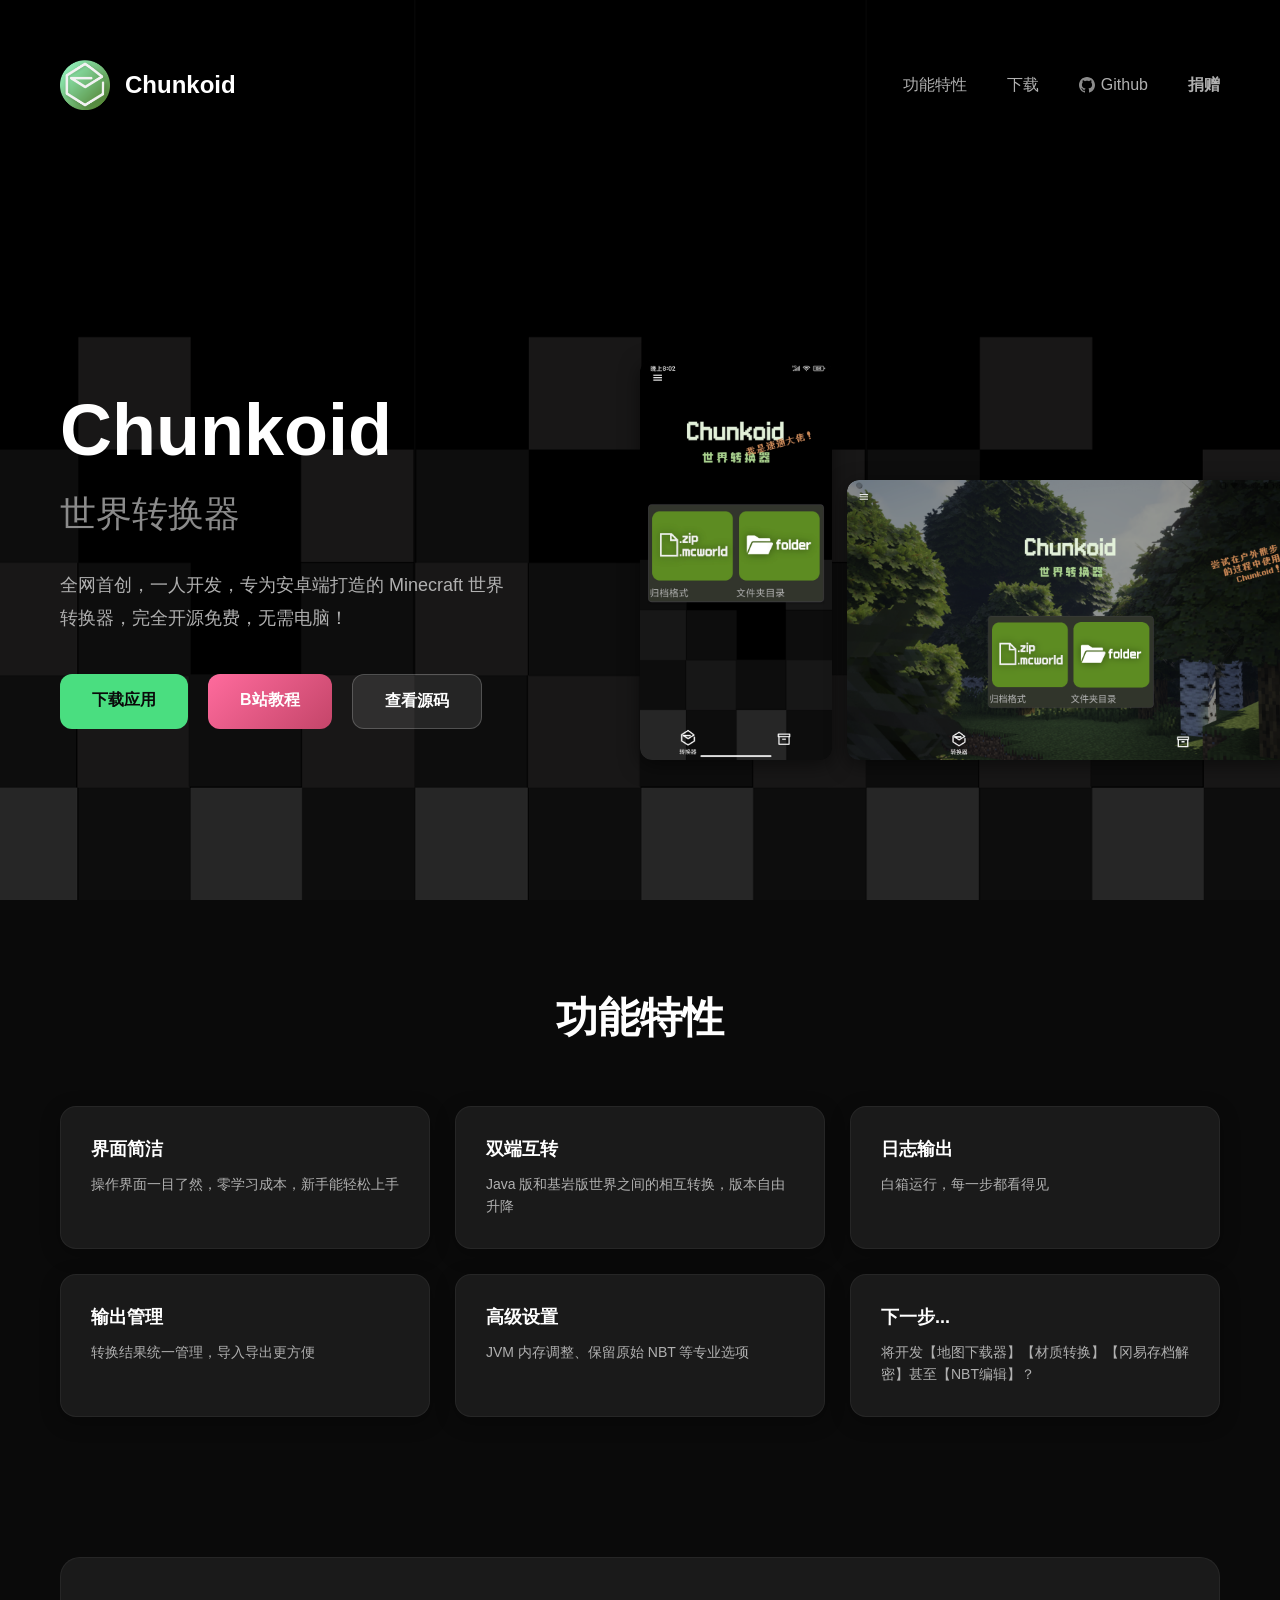
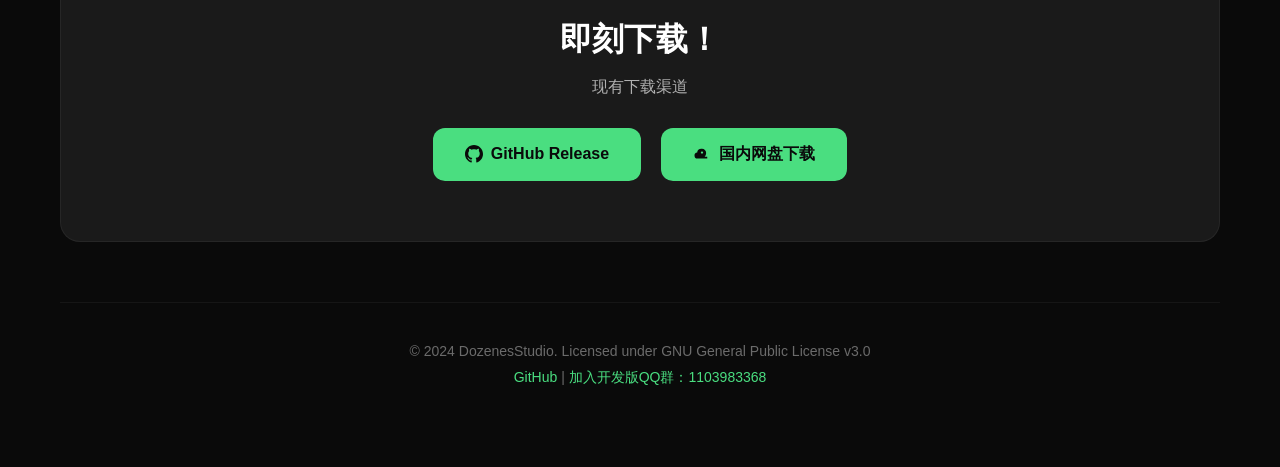
<file: docs/index.html>
<!DOCTYPE html>
<html lang="zh-CN">
<head>
    <meta charset="UTF-8">
    <meta name="viewport" content="width=device-width, initial-scale=1.0">
    <title>Chunkoid - Minecraft 世界转换器</title>
    <style>
        * {
            margin: 0;
            padding: 0;
            box-sizing: border-box;
        }

        body {
            font-family: 'Segoe UI', Tahoma, Geneva, Verdana, sans-serif;
            background: #0a0a0a url('bg.png') no-repeat center center fixed;
            background-size: cover;
            min-height: 100vh;
            color: #e0e0e0;
        }

        .container {
            max-width: 1400px;
            margin: 0 auto;
            padding: 40px 60px;
        }

        header {
            display: flex;
            justify-content: space-between;
            align-items: center;
            padding: 20px 0;
            margin-bottom: 80px;
        }

        .logo-area {
            display: flex;
            align-items: center;
            gap: 15px;
        }

        .logo {
            width: 50px;
            height: 50px;
            border-radius: 12px;
        }

        .logo-text {
            font-size: 24px;
            font-weight: 700;
            color: #ffffff;
        }

        .nav-links {
            display: flex;
            gap: 40px;
        }

        .nav-links a {
            color: #b0b0b0;
            text-decoration: none;
            font-size: 16px;
            transition: color 0.3s ease;
        }

        .nav-links a:hover {
            color: #ffffff;
        }

        .hero-section {
            display: flex;
            justify-content: space-between;
            align-items: center;
            min-height: calc(100vh - 200px);
            gap: 60px;
        }

        .hero-text {
            flex: 1;
            max-width: 600px;
        }

        .hero-title {
            font-size: 72px;
            font-weight: 700;
            color: #ffffff;
            line-height: 1.1;
            margin-bottom: 20px;
        }

        .hero-subtitle {
            font-size: 36px;
            font-weight: 400;
            color: #8b8b8b;
            margin-bottom: 30px;
        }

        .hero-desc {
            font-size: 18px;
            color: #b0b0b0;
            line-height: 1.8;
            margin-bottom: 40px;
            max-width: 450px;
        }

        .cta-buttons {
            display: flex;
            gap: 20px;
            flex-wrap: wrap;
        }

        .btn {
            padding: 16px 32px;
            border: none;
            border-radius: 12px;
            font-size: 16px;
            font-weight: 600;
            cursor: pointer;
            transition: all 0.3s ease;
            text-decoration: none;
            display: inline-block;
        }

        .btn-primary {
            background: #4ade80;
            color: #0a0a0a;
            font-weight: 700;
        }

        .btn-primary:hover {
            background: #22c55e;
            transform: translateY(-2px);
            box-shadow: 0 8px 25px rgba(74, 222, 128, 0.3);
        }

        .btn-secondary {
            background: rgba(255, 255, 255, 0.1);
            color: white;
            border: 1px solid rgba(255, 255, 255, 0.2);
        }

        .btn-secondary:hover {
            background: rgba(255, 255, 255, 0.15);
            transform: translateY(-2px);
        }

        .btn-bilibili {
            background: linear-gradient(135deg, #ff6b9d, #c44569);
            color: white;
        }

        .btn-bilibili:hover {
            background: linear-gradient(135deg, #ff85ad, #d65a7d);
            transform: translateY(-2px);
            box-shadow: 0 8px 25px rgba(255, 107, 157, 0.4);
        }

        .hero-images {
            flex: 0.7;
            max-width: 580px;
            display: flex;
            flex-direction: row;
            gap: 15px;
            align-items: flex-end;
        }

        .image-card {
            background: transparent;
            border-radius: 12px;
            padding: 0;
            box-shadow: 0 5px 20px rgba(0, 0, 0, 0.5);
            border: none;
            overflow: hidden;
            flex-shrink: 0;
        }

        .image-card img {
            width: auto;
            height: 300px;
            border-radius: 12px;
            display: block;
            object-fit: contain;
            background: rgba(10, 10, 10, 0.9);
        }

        .image-card.phone img {
            height: 400px;
        }

        .image-card.tablet img {
            height: 280px;
        }

        .features-section {
            padding: 80px 0;
        }

        .section-title {
            font-size: 42px;
            font-weight: 600;
            color: #ffffff;
            text-align: center;
            margin-bottom: 60px;
        }

        .features {
            display: grid;
            grid-template-columns: repeat(auto-fit, minmax(280px, 1fr));
            gap: 25px;
        }

        .feature-card {
            background: rgba(30, 30, 30, 0.85);
            padding: 30px;
            border-radius: 16px;
            box-shadow: 0 5px 20px rgba(0, 0, 0, 0.3);
            border: 1px solid rgba(255, 255, 255, 0.05);
            transition: transform 0.3s ease, border-color 0.3s ease;
        }

        .feature-card:hover {
            transform: translateY(-5px);
            border-color: rgba(74, 222, 128, 0.3);
        }

        .feature-title {
            font-size: 18px;
            color: #ffffff;
            margin-bottom: 12px;
            font-weight: 600;
        }

        .feature-description {
            color: #b0b0b0;
            line-height: 1.6;
            font-size: 14px;
        }

        .download-section {
            background: rgba(30, 30, 30, 0.85);
            padding: 60px;
            border-radius: 20px;
            text-align: center;
            margin: 60px 0;
            border: 1px solid rgba(255, 255, 255, 0.05);
        }

        .download-section h2 {
            font-size: 32px;
            color: #ffffff;
            margin-bottom: 15px;
        }

        .download-section p {
            color: #b0b0b0;
            margin-bottom: 30px;
        }

        .download-buttons {
            display: flex;
            gap: 20px;
            justify-content: center;
            flex-wrap: wrap;
        }

        .btn-icon {
            width: 18px;
            height: 18px;
            margin-right: 8px;
        }

        .btn-primary.btn-github {
            display: flex;
            align-items: center;
            color: #0a0a0a;
        }

        .btn-cloud {
            background: #4ade80;
            color: #0a0a0a;
            font-weight: 700;
            display: flex;
            align-items: center;
        }

        .btn-cloud:hover {
            background: #22c55e;
            transform: translateY(-2px);
            box-shadow: 0 8px 25px rgba(74, 222, 128, 0.3);
        }

        footer {
            text-align: center;
            padding: 40px 0;
            border-top: 1px solid rgba(255, 255, 255, 0.05);
        }

        footer p {
            color: #6b6b6b;
            font-size: 14px;
        }

        footer a {
            color: #4ade80;
            text-decoration: none;
        }

        footer a:hover {
            text-decoration: underline;
        }

        /* GitHub链接样式 */
        .github-link {
            display: flex;
            align-items: center;
            gap: 6px;
        }

        .github-icon {
            width: 16px;
            height: 16px;
            color: #8b8b8b;
        }

        .github-link:hover .github-icon {
            color: #ffffff;
        }

        /* 捐赠链接样式 */
        .donate-link {
            color: #fbbf24;
            font-weight: 600;
        }

        .donate-link:hover {
            color: #f59e0b;
        }

        /* 弹窗样式 */
        .modal {
            display: none;
            position: fixed;
            z-index: 1000;
            left: 0;
            top: 0;
            width: 100%;
            height: 100%;
            background-color: rgba(0, 0, 0, 0.7);
            backdrop-filter: blur(5px);
            justify-content: center;
            align-items: center;
        }

        .modal.show {
            display: flex;
        }

        .modal-content {
            background: rgba(30, 30, 30, 0.95);
            padding: 40px 60px;
            border-radius: 16px;
            text-align: center;
            box-shadow: 0 10px 40px rgba(0, 0, 0, 0.5);
            border: 1px solid rgba(255, 255, 255, 0.1);
            animation: modalFadeIn 0.3s ease;
        }

        @keyframes modalFadeIn {
            from {
                opacity: 0;
                transform: scale(0.9);
            }
            to {
                opacity: 1;
                transform: scale(1);
            }
        }

        .modal-message {
            color: #ffffff;
            font-size: 18px;
            margin: 0;
        }

        @media (max-width: 1024px) {
            .hero-section {
                flex-direction: column;
                text-align: center;
            }

            .hero-title {
                font-size: 48px;
            }

            .hero-subtitle {
                font-size: 24px;
            }

            .hero-desc {
                margin: 0 auto 40px;
            }

            .cta-buttons {
                justify-content: center;
            }
        }

        @media (max-width: 768px) {
            .container {
                padding: 20px;
            }

            .nav-links {
                display: none;
            }

            .hero-title {
                font-size: 36px;
            }

            .hero-subtitle {
                font-size: 20px;
            }

            .section-title {
                font-size: 32px;
            }
        }
    </style>
</head>
<body>
    <div class="container">
        <header>
            <div class="logo-area">
                <img src="logo.png" alt="Chunkoid Logo" class="logo">
                <span class="logo-text">Chunkoid</span>
            </div>
            <nav class="nav-links">
                <a href="#features">功能特性</a>
                <a href="#download">下载</a>
                <a href="https://github.com/DozenesStudio/Chunkoid" class="github-link">
                    <svg class="github-icon" viewBox="0 0 24 24" fill="currentColor">
                        <path d="M12 0c-6.626 0-12 5.373-12 12 0 5.302 3.438 9.8 8.207 11.387.599.111.793-.261.793-.577v-2.234c-3.338.726-4.033-1.416-4.033-1.416-.546-1.387-1.333-1.756-1.333-1.756-1.089-.745.083-.729.083-.729 1.205.084 1.839 1.237 1.839 1.237 1.07 1.834 2.807 1.304 3.492.997.107-.775.418-1.305.762-1.604-2.665-.305-5.467-1.334-5.467-5.931 0-1.311.469-2.381 1.236-3.221-.124-.303-.535-1.524.117-3.176 0 0 1.008-.322 3.301 1.23.957-.266 1.983-.399 3.003-.404 1.02.005 2.047.138 3.006.404 2.291-1.552 3.297-1.23 3.297-1.23.653 1.653.242 2.874.118 3.176.77.84 1.235 1.911 1.235 3.221 0 4.609-2.807 5.624-5.479 5.921.43.372.823 1.102.823 2.222v3.293c0 .319.192.694.801.576 4.765-1.589 8.199-6.086 8.199-11.386 0-6.627-5.373-12-12-12z"/>
                    </svg>
                    Github
                </a>
                <a href="#" class="donate-link">捐赠</a>
            </nav>
        </header>

        <!-- 捐赠弹窗 -->
        <div id="donate-modal" class="modal">
            <div class="modal-content">
                <p class="modal-message">该渠道暂未开放</p>
            </div>
        </div>

        <section class="hero-section">
            <div class="hero-text">
                <h1 class="hero-title">Chunkoid</h1>
                <p class="hero-subtitle">世界转换器</p>
                <p class="hero-desc">
                    全网首创，一人开发，专为安卓端打造的 Minecraft 世界转换器，完全开源免费，无需电脑！
                </p>
                <div class="cta-buttons">
                    <a href="#download" class="btn btn-primary">下载应用</a>
                    <a href="https://space.bilibili.com/xxx" class="btn btn-bilibili">B站教程</a>
                    <a href="https://github.com/DozenesStudio/Chunkoid" class="btn btn-secondary">查看源码</a>
                </div>
            </div>

            <div class="hero-images">
                <div class="image-card phone">
                    <img src="phone.jpg" alt="手机端截图">
                </div>
                <div class="image-card tablet">
                    <img src="pad.png" alt="平板端截图">
                </div>
            </div>
        </section>

        <section id="features" class="features-section">
            <h2 class="section-title">功能特性</h2>
            <div class="features">
                <div class="feature-card">
                    <h3 class="feature-title">界面简洁</h3>
                    <p class="feature-description">操作界面一目了然，零学习成本，新手能轻松上手</p>
                </div>
                <div class="feature-card">
                    <h3 class="feature-title">双端互转</h3>
                    <p class="feature-description">Java 版和基岩版世界之间的相互转换，版本自由升降</p>
                </div>
                <div class="feature-card">
                    <h3 class="feature-title">日志输出</h3>
                    <p class="feature-description">白箱运行，每一步都看得见</p>
                </div>
                <div class="feature-card">
                    <h3 class="feature-title">输出管理</h3>
                    <p class="feature-description">转换结果统一管理，导入导出更方便</p>
                </div>
                <div class="feature-card">
                    <h3 class="feature-title">高级设置</h3>
                    <p class="feature-description">JVM 内存调整、保留原始 NBT 等专业选项</p>
                </div>
                <div class="feature-card">
                    <h3 class="feature-title">下一步...</h3>
                    <p class="feature-description">将开发【地图下载器】【材质转换】【冈易存档解密】甚至【NBT编辑】？</p>
                </div>

            </div>
        </section>

        <section id="download" class="download-section">
            <h2>即刻下载！</h2>
            <p>现有下载渠道</p>
            <div class="download-buttons">
                <a href="https://github.com/DozenesStudio/Chunkoid/releases" class="btn btn-primary btn-github">
                    <svg class="btn-icon" viewBox="0 0 24 24" fill="currentColor">
                        <path d="M12 0c-6.626 0-12 5.373-12 12 0 5.302 3.438 9.8 8.207 11.387.599.111.793-.261.793-.577v-2.234c-3.338.726-4.033-1.416-4.033-1.416-.546-1.387-1.333-1.756-1.333-1.756-1.089-.745.083-.729.083-.729 1.205.084 1.839 1.237 1.839 1.237 1.07 1.834 2.807 1.304 3.492.997.107-.775.418-1.305.762-1.604-2.665-.305-5.467-1.334-5.467-5.931 0-1.311.469-2.381 1.236-3.221-.124-.303-.535-1.524.117-3.176 0 0 1.008-.322 3.301 1.23.957-.266 1.983-.399 3.003-.404 1.02.005 2.047.138 3.006.404 2.291-1.552 3.297-1.23 3.297-1.23.653 1.653.242 2.874.118 3.176.77.84 1.235 1.911 1.235 3.221 0 4.609-2.807 5.624-5.479 5.921.43.372.823 1.102.823 2.222v3.293c0 .319.192.694.801.576 4.765-1.589 8.199-6.086 8.199-11.386 0-6.627-5.373-12-12-12z"/>
                    </svg>
                    GitHub Release
                </a>
                <a href="#" class="btn btn-cloud">
                    <svg class="btn-icon" viewBox="0 0 24 24" fill="currentColor">
                        <path d="M19 18H6a4 4 0 01-.38-7.98C5.5 7.05 8.04 5 11 5h1a5.5 5.5 0 015.5 5.5c0 2-.78 3.82-2 5H19zm-7-9.5c-.83 0-1.5.67-1.5 1.5s.67 1.5 1.5 1.5 1.5-.67 1.5-1.5-.67-1.5-1.5-1.5z"/>
                    </svg>
                    国内网盘下载
                </a>
            </div>
        </section>

        <footer>
            <p>&copy; 2024 DozenesStudio. Licensed under GNU General Public License v3.0</p>
            <p style="margin-top: 10px;">
                <a href="https://github.com/DozenesStudio/Chunkoid">GitHub</a> |
                <span style="color: #4ade80;">加入开发版QQ群：1103983368</span>
            </p>
        </footer>
    </div>

    <script>
        // 捐赠弹窗逻辑
        const donateLink = document.querySelector('.donate-link');
        const modal = document.getElementById('donate-modal');

        donateLink.addEventListener('click', function(e) {
            e.preventDefault();
            modal.classList.add('show');
        });

        modal.addEventListener('click', function(e) {
            if (e.target === modal) {
                modal.classList.remove('show');
            }
        });
    </script>
</body>
</html>
</file>
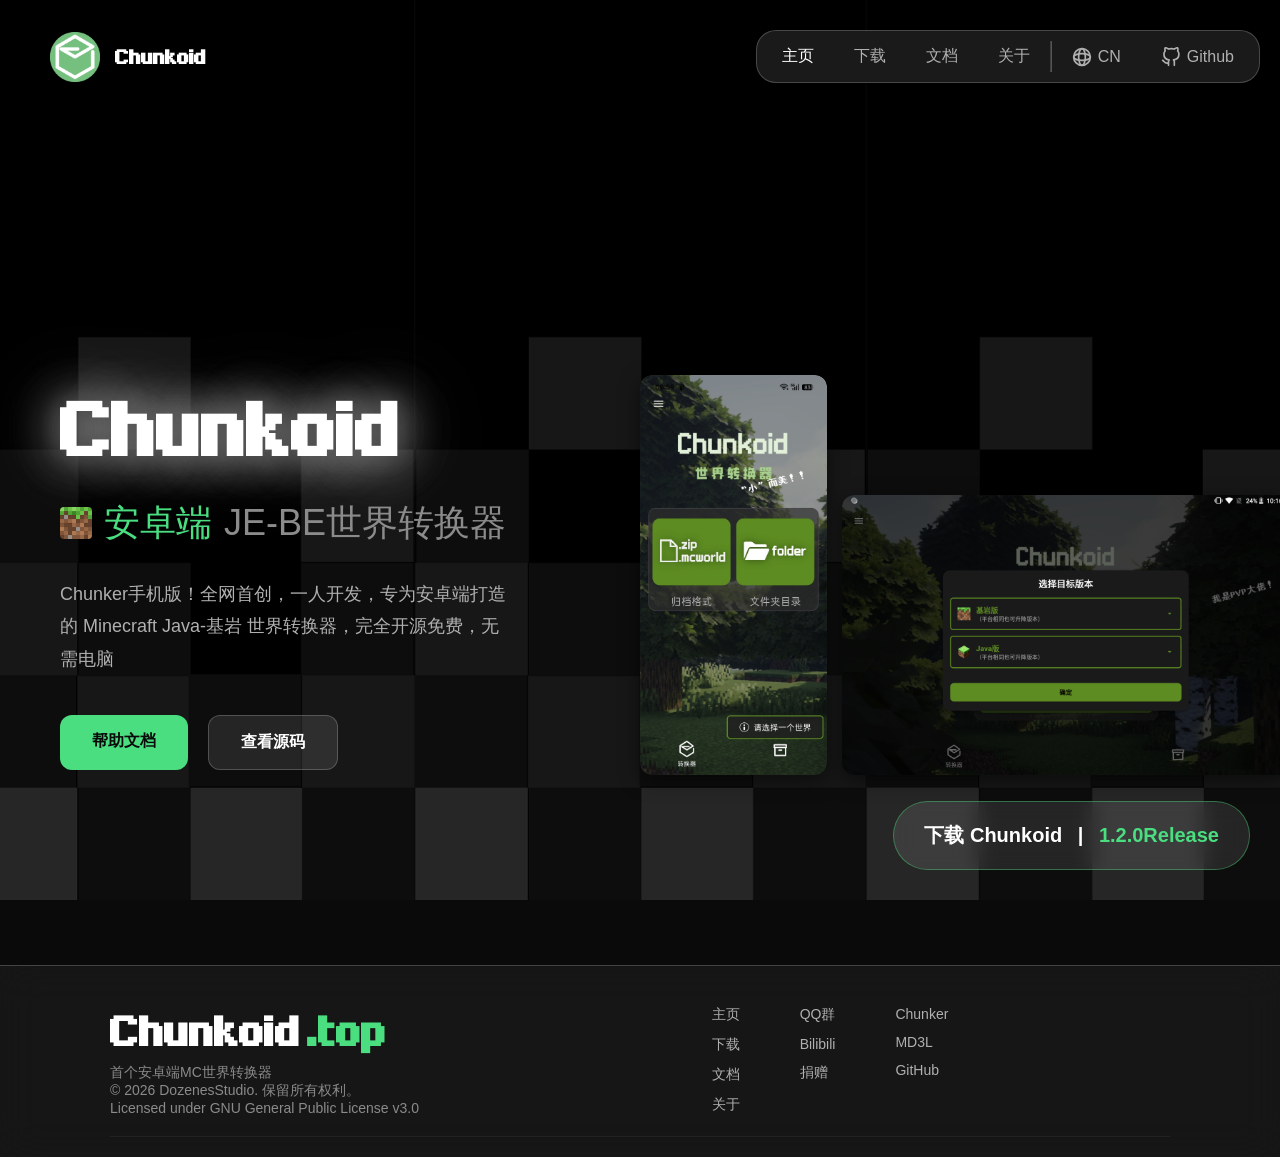
<file: website/index.html>
<!DOCTYPE html>
<html lang="zh-CN">
<head>
    <meta charset="UTF-8">
    <meta name="viewport" content="width=device-width, initial-scale=1.0">
    <title>Chunkoid - 首个安卓端MC世界转换器</title>
    <link rel="icon" type="image/png" href="drawable/logo.png">
    <link rel="stylesheet" href="main.css">

</head>

<body>
    <!-- 移动端导航按钮 -->
    <div class="menu-toggle" onclick="toggleSidebar()">
        <svg viewBox="0 0 24 24" fill="none" stroke="currentColor" stroke-width="2" stroke-linecap="round" stroke-linejoin="round">
            <line x1="3" y1="6" x2="21" y2="6"/>
            <line x1="3" y1="12" x2="21" y2="12"/>
            <line x1="3" y1="18" x2="21" y2="18"/>
        </svg>
    </div>

    <!-- 移动端侧边栏遮罩层 -->
    <div class="sidebar-overlay" id="sidebarOverlay" onclick="toggleSidebar()"></div>

    <!-- 移动端侧边栏 -->
    <div class="sidebar" id="sidebar">
        <a href="download.html">
            <svg class="download-icon" viewBox="0 0 24 24" fill="none" stroke="currentColor" stroke-width="2" stroke-linecap="round" stroke-linejoin="round">
                <path d="M21 15v4a2 2 0 0 1-2 2H5a2 2 0 0 1-2-2v-4"/>
                <polyline points="7 10 12 15 17 10"/>
                <line x1="12" y1="15" x2="12" y2="3"/>
            </svg>
            下载
        </a>
        <a href="docs/index.html">
            <svg viewBox="0 0 24 24" fill="none" stroke="currentColor" stroke-width="2" stroke-linecap="round" stroke-linejoin="round">
                <path d="M14 2H6a2 2 0 0 0-2 2v16a2 2 0 0 0 2 2h12a2 2 0 0 0 2-2V8z"/>
                <polyline points="14 2 14 8 20 8"/>
                <line x1="16" y1="13" x2="8" y2="13"/>
                <line x1="16" y1="17" x2="8" y2="17"/>
                <polyline points="10 9 9 9 8 9"/>
            </svg>
            文档
        </a>
        <a href="about.html">
            <svg viewBox="0 0 24 24" fill="none" stroke="currentColor" stroke-width="2" stroke-linecap="round" stroke-linejoin="round">
                <circle cx="12" cy="12" r="10"/>
                <path d="M8.5 14.5A2.5 2.5 0 0 0 10.5 12A2.5 2.5 0 0 0 8.5 9.5A2.5 2.5 0 0 0 11 7.5"/>
                <path d="M15.5 9.5C16.3 9.5 17 10.2 17 11"/>
            </svg>
            关于
        </a>
        <a href="en/index-en.html">
            <svg alt="Language" class="lang-icon" viewBox="0 0 24 24" fill="none" stroke="currentColor" stroke-width="2" stroke-linecap="round" stroke-linejoin="round">
                <circle cx="12" cy="12" r="10"/>
                <ellipse cx="12" cy="12" rx="4" ry="10"/>
                <ellipse cx="12" cy="12" rx="10" ry="4"/>
            </svg>
            简体中文
        </a>
        <a href="https://github.com/DozenesStudio/Chunkoid">
            <svg alt="Github" class="github-icon" viewBox="0 0 24 24" fill="none" stroke="currentColor" stroke-width="2" stroke-linecap="round" stroke-linejoin="round">
                <path d="M9 19c-5 1.5-5-2.5-7-3m14 6v-3.87a3.37 3.37 0 0 0-.94-2.61c3.14-.35 6.44-1.54 6.44-7A5.44 5.44 0 0 0 20 4.77 5.07 5.07 0 0 0 19.91 1S18.73.65 16 2.48a13.38 13.38 0 0 0-7 0C6.27.65 5.09 1 5.09 1A5.07 5.07 0 0 0 5 4.77a5.44 5.44 0 0 0-1.5 3.78c0 5.42 3.3 6.61 6.44 7A3.37 3.37 0 0 0 9 18.13V22"/>
            </svg>
            Github
        </a>
    </div>

    <!-- 顶部导航栏 -->
    <div class="container floating-nav-active">
        <header class="floating-header">
            <div class="logo-area">
                <img src="drawable/logo.png" alt="Chunkoid Logo" class="logo">
                <a href="index.html" class="logo-text">Chunkoid</a>
            </div>
            <nav class="nav-links">
                <span style="color: #ffffff;">主页</span>
                <a href="download.html">下载</a>
                <a href="docs/index.html">文档</a>
                <a href="about.html">关于</a>
                <hr style="border-color: #ffffff40; margin: -5px -20px;">
                <a href="en/index-en.html" class="lang-link">
                    <svg alt="Language" class="lang-icon" viewBox="0 0 24 24" fill="none" stroke="currentColor" stroke-width="2" stroke-linecap="round" stroke-linejoin="round" style="width: 20px; height: 20px;">
                        <circle cx="12" cy="12" r="10"/>
                        <ellipse cx="12" cy="12" rx="4" ry="10"/>
                        <ellipse cx="12" cy="12" rx="10" ry="4"/>
                    </svg>
                    CN
                </a>
                <a href="https://github.com/DozenesStudio/Chunkoid" class="github-link">
                    <svg alt="Github" class="github-icon" viewBox="0 0 24 24" fill="none" stroke="currentColor" stroke-width="2" stroke-linecap="round" stroke-linejoin="round" style="width: 20px; height: 20px;">
                        <path d="M9 19c-5 1.5-5-2.5-7-3m14 6v-3.87a3.37 3.37 0 0 0-.94-2.61c3.14-.35 6.44-1.54 6.44-7A5.44 5.44 0 0 0 20 4.77 5.07 5.07 0 0 0 19.91 1S18.73.65 16 2.48a13.38 13.38 0 0 0-7 0C6.27.65 5.09 1 5.09 1A5.07 5.07 0 0 0 5 4.77a5.44 5.44 0 0 0-1.5 3.78c0 5.42 3.3 6.61 6.44 7A3.37 3.37 0 0 0 9 18.13V22"/>
                    </svg>
                    Github
                </a>
            </nav>
        </header>

        <div class="spacer"></div>

        <section class="hero-section">
            <div class="hero-text">
                <h1 class="hero-title">Chunkoid</h1>
                <p class="hero-subtitle">
                    <img src="drawable/mc_logo.png" alt="Minecraft" class="mc-icon">
                    <span style="color:#4ade80;">安卓端</span>JE-BE世界转换器
                </p>
                <p class="hero-desc">
                    Chunker手机版！全网首创，一人开发，专为安卓端打造的 Minecraft Java-基岩 世界转换器，完全开源免费，无需电脑
                </p>
                <div class="cta-buttons">
                    <a href="docs/index.html" class="btn btn-primary">帮助文档</a>
                    <a href="https://github.com/DozenesStudio/Chunkoid" class="btn btn-secondary">查看源码</a>
                </div>
            </div>

            <div class="hero-images">
                <div class="image-card phone">
                    <img src="drawable/phone.jpg" alt="手机端截图">
                    <div class="image-overlay">
                        <span class="image-label">手机端实机</span>
                    </div>
                </div>
                <div class="image-card tablet">
                    <img src="drawable/pad.png" alt="平板端截图">
                    <div class="image-overlay">
                        <span class="image-label">平板端实机</span>
                    </div>
                </div>
            </div>
        </section>

        <div class="footer-container">
            <div class="divider-wrapper">
                <hr>
            </div>
            <div class="footer-content">
                <div class="footer-row">
                    <div class="footer-left">
                        <div class="footer-logo">Chunkoid<span class="domain">.top</span></div>
                        <div class="footer-slogan">首个安卓端MC世界转换器</div>
                        <div class="footer-slogan">&copy; 2026 DozenesStudio. 保留所有权利。</div>
                        <div class="footer-slogan">Licensed under GNU General Public License v3.0</div>
                    </div>

                    <div class="footer-center">
                        <div class="footer-column">
                            <a href="index.html">主页</a>
                            <a href="download.html">下载</a>
                            <a href="docs/index.html">文档</a>
                            <a href="about.html">关于</a>
                        </div>

                        <div class="footer-column">
                            <a href="about.html">QQ群</a>
                            <a href="about.html">Bilibili</a>
                            <a href="about.html">捐赠</a>
                        </div>

                        <div class="footer-column">
                            <a href="https://chunker.app">Chunker</a>
                            <a href="https://md3l.top">MD3L</a>
                            <a href="https://github.com/DozenesStudio/Chunkoid">GitHub</a>
                        </div>
                    </div>                      
                </div>
                <div class="footer-line">
                </div>
            </div>
        </div>

        <!-- 固定下载按钮 -->
        <a href="download.html" class="fixed-download-btn">
            <span>下载 Chunkoid</span>
            <span style="margin: 0 10px;">|</span>
            <span style="color: #4ade80;">1.2.0Release</span>
        </a>

    </div>

    <script>
        // 侧边栏开关逻辑
        function toggleSidebar() {
            document.getElementById('sidebar').classList.toggle('active');
            document.getElementById('sidebarOverlay').classList.toggle('active');
        }
    </script>
</body>
</html>
</file>
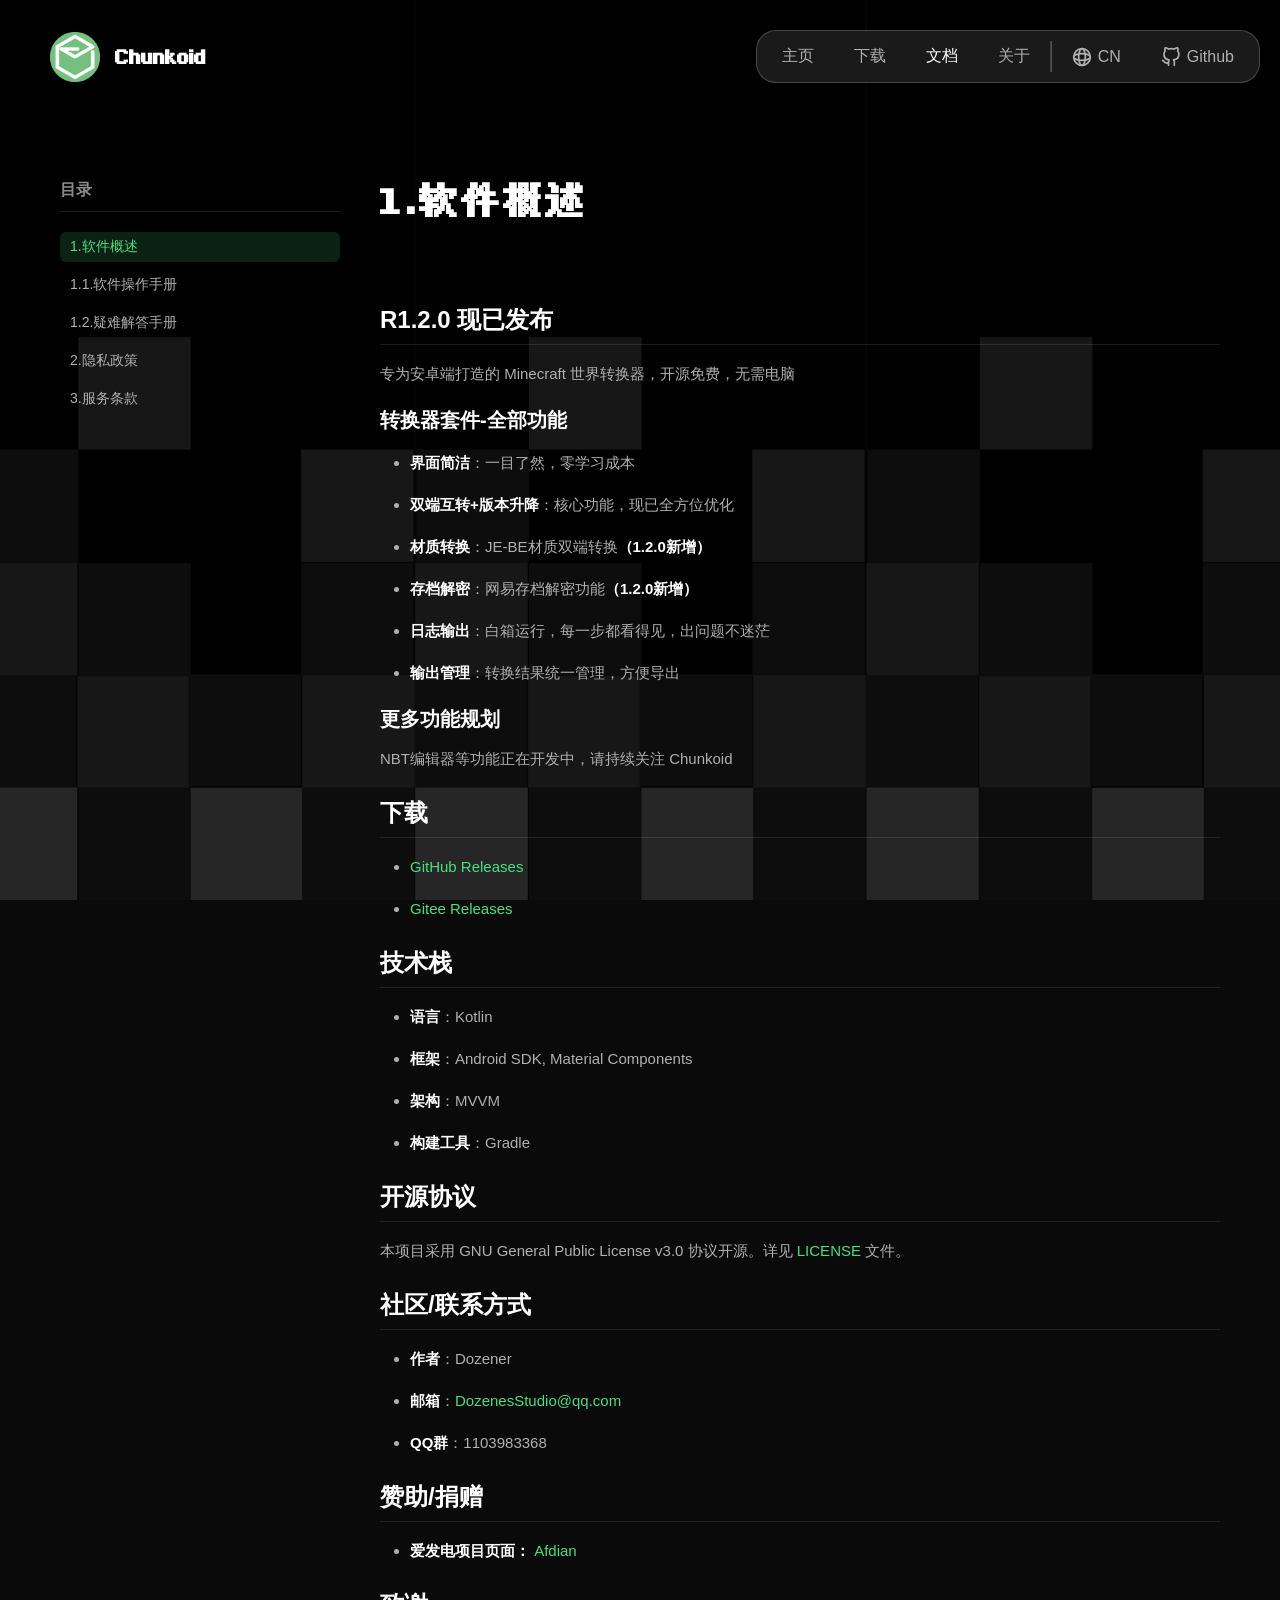
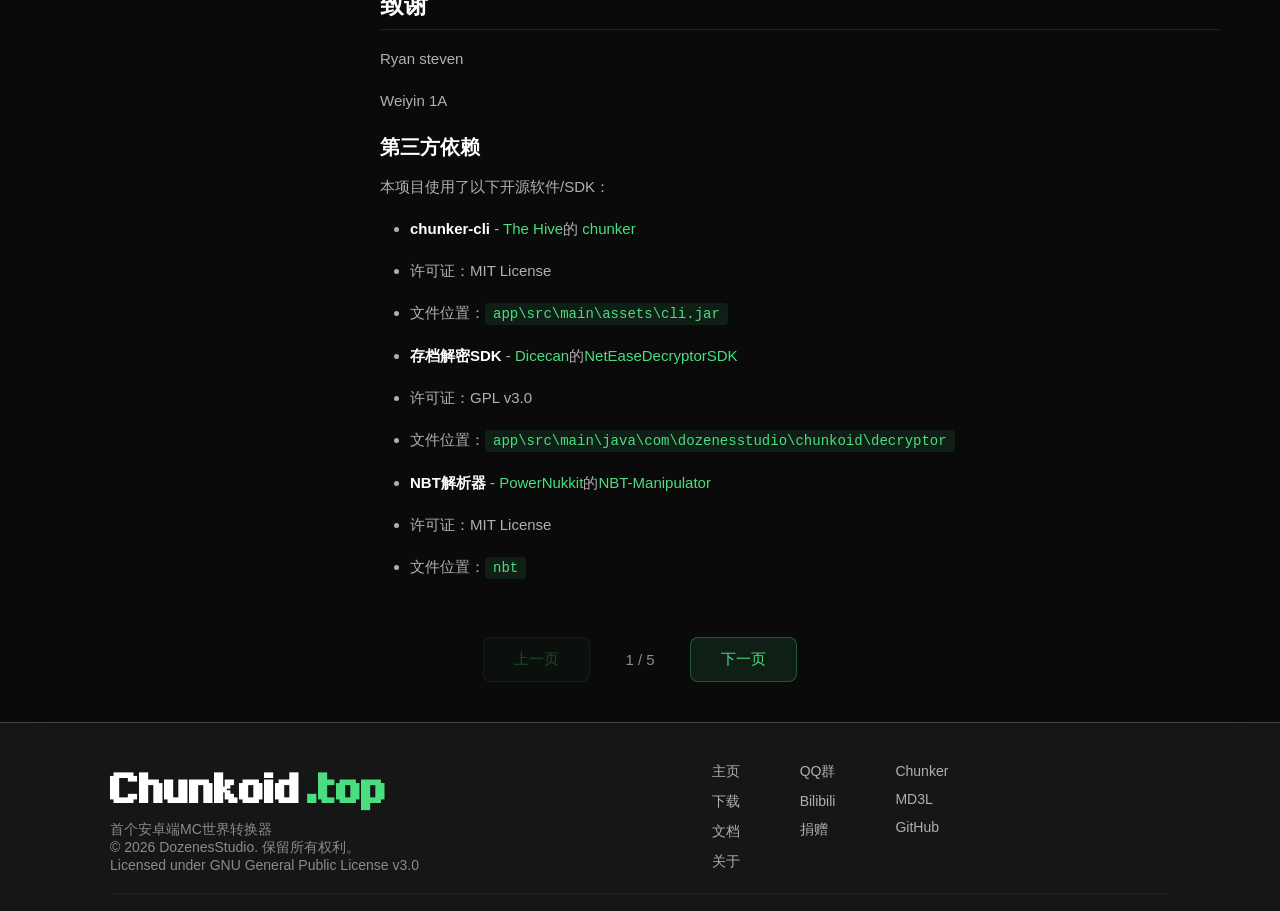
<file: website/docs/index.html>
<!DOCTYPE html>
<html lang="zh-CN">
<head>
    <meta charset="UTF-8">
    <meta name="viewport" content="width=device-width, initial-scale=1.0">
    <title>Chunkoid 文档</title>
    <link rel="icon" type="image/png" href="../drawable/logo.png">
    <link rel="stylesheet" href="docs.css">
</head>
<body>
    <div class="container floating-nav-active">
        <a href="../index.html" class="back-btn">
            <svg viewBox="0 0 24 24" fill="none" stroke="currentColor" stroke-width="2" stroke-linecap="round" stroke-linejoin="round">
                <line x1="19" y1="12" x2="5" y2="12"/>
                <polyline points="12 19 5 12 12 5"/>
            </svg>
        </a>
        <header class="floating-header">
            <div class="logo-area">
                <img src="../drawable/logo.png" alt="Chunkoid Logo" class="logo">
                <a href="../index.html" class="logo-text">Chunkoid</a>
            </div>
            <nav class="nav-links">
                <a href="../index.html">主页</a>
                <a href="../download.html">下载</a>
                <span style="color: #ffffff;">文档</span>
                <a href="../about.html">关于</a>
                <hr style="border-color: #ffffff40; margin: -5px -20px;">
                <a href="index-en.html" class="lang-link">
                    <svg alt="Language" class="lang-icon" viewBox="0 0 24 24" fill="none" stroke="currentColor" stroke-width="2" stroke-linecap="round" stroke-linejoin="round" style="width: 20px; height: 20px;">
                        <circle cx="12" cy="12" r="10"/>
                        <ellipse cx="12" cy="12" rx="4" ry="10"/>
                        <ellipse cx="12" cy="12" rx="10" ry="4"/>
                    </svg>
                    CN
                </a>
                <a href="https://github.com/DozenesStudio/Chunkoid" class="github-link">
                    <svg alt="Github" class="github-icon" viewBox="0 0 24 24" fill="none" stroke="currentColor" stroke-width="2" stroke-linecap="round" stroke-linejoin="round" style="width: 20px; height: 20px;">
                        <path d="M9 19c-5 1.5-5-2.5-7-3m14 6v-3.87a3.37 3.37 0 0 0-.94-2.61c3.14-.35 6.44-1.54 6.44-7A5.44 5.44 0 0 0 20 4.77 5.07 5.07 0 0 0 19.91 1S18.73.65 16 2.48a13.38 13.38 0 0 0-7 0C6.27.65 5.09 1 5.09 1A5.07 5.07 0 0 0 5 4.77a5.44 5.44 0 0 0-1.5 3.78c0 5.42 3.3 6.61 6.44 7A3.37 3.37 0 0 0 9 18.13V22"/>
                    </svg>
                    Github
                </a>
            </nav>
        </header>

        <div class="spacer"></div>

        <div class="doc-layout">
            <aside class="doc-sidebar">
                <div class="sidebar-title">目录</div>
                <ul class="toc-list" id="tocList"></ul>
            </aside>

            <main class="doc-content">
                <h1 class="doc-title" id="docTitle">文档加载中...</h1>
                <div id="docContent"></div>
            </main>
        </div>

        <div class="pagination" id="pagination">
            <button id="prevBtn" class="pagination-btn" disabled>上一页</button>
            <span id="pageInfo" class="page-info"></span>
            <button id="nextBtn" class="pagination-btn" disabled>下一页</button>
        </div>

        <div class="footer-container">
            <div class="divider-wrapper">
                <hr>
            </div>
            <div class="footer-content">
                <div class="footer-row">
                    <div class="footer-left">
                        <div class="footer-logo">Chunkoid<span class="domain">.top</span></div>
                        <div class="footer-slogan">首个安卓端MC世界转换器</div>
                        <div class="footer-slogan">&copy; 2026 DozenesStudio. 保留所有权利。</div>
                        <div class="footer-slogan">Licensed under GNU General Public License v3.0</div>
                    </div>

                    <div class="footer-center">
                        <div class="footer-column">
                            <a href="../index.html">主页</a>
                            <a href="../download.html">下载</a>
                            <a href="index.html">文档</a>
                            <a href="../about.html">关于</a>
                        </div>

                        <div class="footer-column">
                            <a href="../about.html">QQ群</a>
                            <a href="../about.html">Bilibili</a>
                            <a href="../about.html">捐赠</a>
                        </div>

                        <div class="footer-column">
                            <a href="https://chunker.app">Chunker</a>
                            <a href="https://md3l.top">MD3L</a>
                            <a href="https://github.com/DozenesStudio/Chunkoid">GitHub</a>
                        </div>
                    </div>                      
                </div>
                <div class="footer-line">
                </div>
            </div>
        </div>
    </div>

    <script src="marked.js"></script>
    <script>
        const docs = [
            { id: 'chunkoid', title: '1.软件概述', file: 'chunkoid.md' },
            { id: 'instructions', title: '1.1.软件操作手册', file: 'Instructions.md' },
            { id: 'faq', title: '1.2.疑难解答手册', file: 'FAQ.md' },
            { id: 'privacy', title: '2.隐私政策', file: 'Privacy.md' },
            { id: 'terms', title: '3.服务条款', file: 'Terms.md' }
        ];

        let currentIndex = 0;

        function renderToc() {
            const tocList = document.getElementById('tocList');
            tocList.innerHTML = docs.map((doc, index) => `
                <li>
                    <a href="#" onclick="loadDoc(${index}); return false;" 
                       class="${index === currentIndex ? 'active' : ''}">
                        ${doc.title}
                    </a>
                </li>
            `).join('');
        }

        async function loadDoc(index) {
            if (index < 0 || index >= docs.length) return;
            
            currentIndex = index;
            const doc = docs[index];
            
            document.getElementById('docTitle').textContent = doc.title;
            
            try {
                const response = await fetch(doc.file);
                const markdown = await response.text();
                const html = marked(markdown);
                document.getElementById('docContent').innerHTML = html;
            } catch (error) {
                document.getElementById('docContent').innerHTML = '<p class="md-p">文档加载失败，请确保你不是使用 file:// 协议浏览文档</p>';
            }
            
            renderToc();
            updatePagination();
            
            window.scrollTo({ top: 0, behavior: 'smooth' });
        }

        function updatePagination() {
            const prevBtn = document.getElementById('prevBtn');
            const nextBtn = document.getElementById('nextBtn');
            const pageInfo = document.getElementById('pageInfo');
            
            prevBtn.disabled = currentIndex === 0;
            nextBtn.disabled = currentIndex === docs.length - 1;
            pageInfo.textContent = `${currentIndex + 1} / ${docs.length}`;
            
            prevBtn.onclick = () => loadDoc(currentIndex - 1);
            nextBtn.onclick = () => loadDoc(currentIndex + 1);
        }

        renderToc();
        loadDoc(0);
    </script>
</body>
</html>
</file>
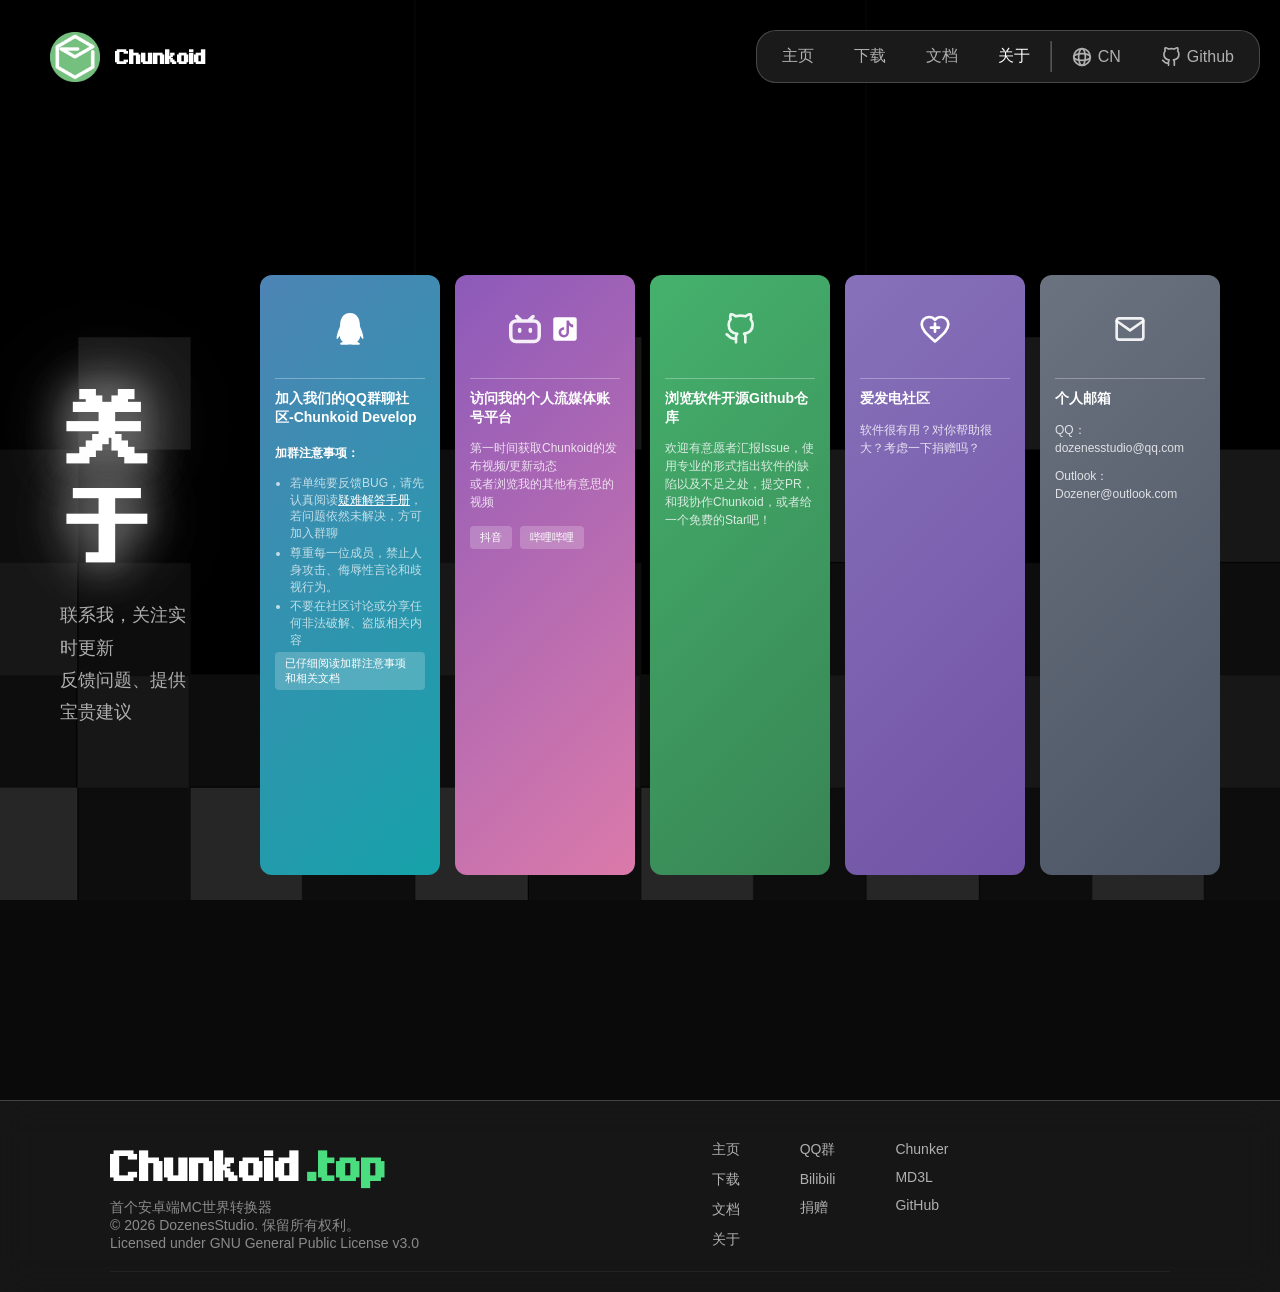
<file: website/about.html>
<!DOCTYPE html>
<html lang="zh-CN">
<head>
    <meta charset="UTF-8">
    <meta name="viewport" content="width=device-width, initial-scale=1.0">
    <title>关于 Chunkoid</title>
    <link rel="icon" type="image/png" href="drawable/logo.png">
    <link rel="stylesheet" href="main.css">
</head>
<body>
    <div class="menu-toggle" onclick="toggleSidebar()">
        <svg viewBox="0 0 24 24" fill="none" stroke="currentColor" stroke-width="2" stroke-linecap="round" stroke-linejoin="round">
            <line x1="3" y1="6" x2="21" y2="6"/>
            <line x1="3" y1="12" x2="21" y2="12"/>
            <line x1="3" y1="18" x2="21" y2="18"/>
        </svg>
    </div>

    <div class="sidebar-overlay" id="sidebarOverlay" onclick="toggleSidebar()"></div>

    <div class="sidebar" id="sidebar">
        <a href="download.html">
            <svg class="download-icon" viewBox="0 0 24 24" fill="none" stroke="currentColor" stroke-width="2" stroke-linecap="round" stroke-linejoin="round">
                <path d="M21 15v4a2 2 0 0 1-2 2H5a2 2 0 0 1-2-2v-4"/>
                <polyline points="7 10 12 15 17 10"/>
                <line x1="12" y1="15" x2="12" y2="3"/>
            </svg>
            下载
        </a>
        <a href="docs/index.html">
            <svg viewBox="0 0 24 24" fill="none" stroke="currentColor" stroke-width="2" stroke-linecap="round" stroke-linejoin="round">
                <path d="M14 2H6a2 2 0 0 0-2 2v16a2 2 0 0 0 2 2h12a2 2 0 0 0 2-2V8z"/>
                <polyline points="14 2 14 8 20 8"/>
                <line x1="16" y1="13" x2="8" y2="13"/>
                <line x1="16" y1="17" x2="8" y2="17"/>
                <polyline points="10 9 9 9 8 9"/>
            </svg>
            文档
        </a>
        <a href="about.html">
            <svg viewBox="0 0 24 24" fill="none" stroke="currentColor" stroke-width="2" stroke-linecap="round" stroke-linejoin="round">
                <circle cx="12" cy="12" r="10"/>
                <path d="M8.5 14.5A2.5 2.5 0 0 0 10.5 12A2.5 2.5 0 0 0 8.5 9.5A2.5 2.5 0 0 0 11 7.5"/>
                <path d="M15.5 9.5C16.3 9.5 17 10.2 17 11"/>
            </svg>
            关于
        </a>
        <a href="en/about-en.html">
            <svg alt="Language" class="lang-icon" viewBox="0 0 24 24" fill="none" stroke="currentColor" stroke-width="2" stroke-linecap="round" stroke-linejoin="round">
                <circle cx="12" cy="12" r="10"/>
                <ellipse cx="12" cy="12" rx="4" ry="10"/>
                <ellipse cx="12" cy="12" rx="10" ry="4"/>
            </svg>
            简体中文
        </a>
        <a href="https://github.com/DozenesStudio/Chunkoid">
            <svg alt="Github" class="github-icon" viewBox="0 0 24 24" fill="none" stroke="currentColor" stroke-width="2" stroke-linecap="round" stroke-linejoin="round">
                <path d="M9 19c-5 1.5-5-2.5-7-3m14 6v-3.87a3.37 3.37 0 0 0-.94-2.61c3.14-.35 6.44-1.54 6.44-7A5.44 5.44 0 0 0 20 4.77 5.07 5.07 0 0 0 19.91 1S18.73.65 16 2.48a13.38 13.38 0 0 0-7 0C6.27.65 5.09 1 5.09 1A5.07 5.07 0 0 0 5 4.77a5.44 5.44 0 0 0-1.5 3.78c0 5.42 3.3 6.61 6.44 7A3.37 3.37 0 0 0 9 18.13V22"/>
            </svg>
            Github
        </a>
    </div>

    <div class="container floating-nav-active">
        <header class="floating-header">
            <div class="logo-area">
                <img src="drawable/logo.png" alt="Chunkoid Logo" class="logo">
                <a href="index.html" class="logo-text">Chunkoid</a>
            </div>
            <nav class="nav-links">
                <a href="index.html">主页</a>
                <a href="download.html">下载</a>
                <a href="docs/index.html">文档</a>
                <span style="color: #ffffff;">关于</span>
                <hr style="border-color: #ffffff40; margin: -5px -20px;">
                <a href="en/about-en.html" class="lang-link">
                    <svg alt="Language" class="lang-icon" viewBox="0 0 24 24" fill="none" stroke="currentColor" stroke-width="2" stroke-linecap="round" stroke-linejoin="round" style="width: 20px; height: 20px;">
                        <circle cx="12" cy="12" r="10"/>
                        <ellipse cx="12" cy="12" rx="4" ry="10"/>
                        <ellipse cx="12" cy="12" rx="10" ry="4"/>
                    </svg>
                    CN
                </a>
                <a href="https://github.com/DozenesStudio/Chunkoid" class="github-link">
                    <svg alt="Github" class="github-icon" viewBox="0 0 24 24" fill="none" stroke="currentColor" stroke-width="2" stroke-linecap="round" stroke-linejoin="round" style="width: 20px; height: 20px;">
                        <path d="M9 19c-5 1.5-5-2.5-7-3m14 6v-3.87a3.37 3.37 0 0 0-.94-2.61c3.14-.35 6.44-1.54 6.44-7A5.44 5.44 0 0 0 20 4.77 5.07 5.07 0 0 0 19.91 1S18.73.65 16 2.48a13.38 13.38 0 0 0-7 0C6.27.65 5.09 1 5.09 1A5.07 5.07 0 0 0 5 4.77a5.44 5.44 0 0 0-1.5 3.78c0 5.42 3.3 6.61 6.44 7A3.37 3.37 0 0 0 9 18.13V22"/>
                    </svg>
                    Github
                </a>
            </nav>
        </header>

        <div class="spacer"></div>

        <section class="hero-section">
            <div class="hero-text">
                <h1 class="hero-title">关于</h1>
                <p class="hero-desc">
                    联系我，关注实时更新<br>反馈问题、提供宝贵建议
                </p>
            </div>

            <div class="about-cards-container">
                <div class="about-card card-qq">
                    <div class="card-icon">
                        <svg height="2500" viewBox="164.3 112 694.5 806.7" width="1908" >
                            <path d="m824.8 613.2c-16-51.4-34.4-94.6-62.7-165.3 4.4-185.7-72.8-335.9-250.6-335.9-179.8 0-255.3 153.2-250.5 335.9-28.4 70.8-46.7 113.7-62.7 165.3-34 109.5-23 154.8-14.6 155.8 18 2.2 70.1-82.4 70.1-82.4 0 49 25.2 112.9 79.8 159-26.4 8.1-85.7 29.9-71.6 53.8 11.4 19.3 196.2 12.3 249.5 6.3 53.3 6 238.1 13 249.5-6.3 14.1-23.8-45.3-45.7-71.6-53.8 54.6-46.2 79.8-110.1 79.8-159 0 0 52.1 84.6 70.1 82.4 8.5-1.1 19.5-46.4-14.5-155.8z" fill="#ffffff"/>
                        </svg>
                    </div>
                    <hr>
                    <div class="card-content">
                        <h3>加入我们的QQ群聊社区-Chunkoid Develop</h3>         
                        <p class="card-notice">加群注意事项：</p>
                        <ul class="card-list">
                            <li>若单纯要反馈BUG，请先认真阅读<a href="docs/index.html" target="_blank" style="color: #ffffff;">疑难解答手册</a>，若问题依然未解决，方可加入群聊</li>
                            <li>尊重每一位成员，禁止人身攻击、侮辱性言论和歧视行为。</li>
                            <li>不要在社区讨论或分享任何非法破解、盗版相关内容</li>
                        </ul>
                        <a href="#" class="card-btn" onclick="showQQGroup(event)">已仔细阅读加群注意事项和相关文档</a>
                        <div id="qq-group-number" class="qq-group-number" style="display: none;">1103983368</div>
                    </div>
                </div>

                <div class="about-card card-bilibili">
                    <div class="card-icon">
                        <a href="https://space.bilibili.com/3537108083935954" target="_blank">
                            <svg fill="currentColor" fill-rule="evenodd" height="1em" style="flex:none;line-height:1" viewBox="0 0 24 24" width="1em" xmlns="http://www.w3.org/2000/svg"><title>bilibili</title>
                                <path clip-rule="evenodd" d="M4.977 3.561a1.31 1.31 0 111.818-1.884l2.828 2.728c.08.078.149.163.205.254h4.277a1.32 1.32 0 01.205-.254l2.828-2.728a1.31 1.31 0 011.818 1.884L17.82 4.66h.848A5.333 5.333 0 0124 9.992v7.34a5.333 5.333 0 01-5.333 5.334H5.333A5.333 5.333 0 010 17.333V9.992a5.333 5.333 0 015.333-5.333h.781L4.977 3.56zm.356 3.67a2.667 2.667 0 00-2.666 2.667v7.529a2.667 2.667 0 002.666 2.666h13.334a2.667 2.667 0 002.666-2.666v-7.53a2.667 2.667 0 00-2.666-2.666H5.333zm1.334 5.192a1.333 1.333 0 112.666 0v1.192a1.333 1.333 0 11-2.666 0v-1.192zM16 11.09c-.736 0-1.333.597-1.333 1.333v1.192a1.333 1.333 0 102.666 0v-1.192c0-.736-.597-1.333-1.333-1.333z"></path>
                            </svg>
                        </a>
                        <a href="https://www.douyin.com/user/MS4wLjABAAAAo90PVTMIc00rXJoAvIlWAlzh6rECCWpRbCM4nvHMdSeIO2tLFffuReQyiJy5FG3e?from_tab_name=main" target="_blank">
                            <svg fill="#FFFFFF" viewBox="0 0 30 30" width="90px" height="90px">    
                                <path d="M24,4H6C4.895,4,4,4.895,4,6v18c0,1.105,0.895,2,2,2h18c1.105,0,2-0.895,2-2V6C26,4.895,25.104,4,24,4z M22.689,13.474 c-0.13,0.012-0.261,0.02-0.393,0.02c-1.495,0-2.809-0.768-3.574-1.931c0,3.049,0,6.519,0,6.577c0,2.685-2.177,4.861-4.861,4.861 C11.177,23,9,20.823,9,18.139c0-2.685,2.177-4.861,4.861-4.861c0.102,0,0.201,0.009,0.3,0.015v2.396c-0.1-0.012-0.197-0.03-0.3-0.03 c-1.37,0-2.481,1.111-2.481,2.481s1.11,2.481,2.481,2.481c1.371,0,2.581-1.08,2.581-2.45c0-0.055,0.024-11.17,0.024-11.17h2.289 c0.215,2.047,1.868,3.663,3.934,3.811V13.474z"/>
                            </svg>
                        </a>
                    </div>
                    <hr>
                    <div class="card-content">
                        <h3>访问我的个人流媒体账号平台</h3>
                        <p>第一时间获取Chunkoid的发布视频/更新动态<br>或者浏览我的其他有意思的视频</p>
                        <div class="card-buttons">
                            <a href="https://www.douyin.com/user/MS4wLjABAAAAo90PVTMIc00rXJoAvIlWAlzh6rECCWpRbCM4nvHMdSeIO2tLFffuReQyiJy5FG3e?from_tab_name=main" class="card-btn" target="_blank">抖音</a>
                            <a href="https://space.bilibili.com/3537108083935954" class="card-btn" target="_blank">哔哩哔哩</a>
                        </div>
                    </div>
                </div>

                <a href="https://github.com/dozenesstudio/Chunkoid" class="about-card card-github" target="_blank">
                    <div class="card-icon">
                        <svg viewBox="0 0 24 24" fill="none" stroke="currentColor" stroke-width="2" stroke-linecap="round" stroke-linejoin="round">
                            <path d="M9 19c-5 1.5-5-2.5-7-3m14 6v-3.87a3.37 3.37 0 0 0-.94-2.61c3.14-.35 6.44-1.54 6.44-7A5.44 5.44 0 0 0 20 4.77 5.07 5.07 0 0 0 19.91 1S18.73.65 16 2.48a13.38 13.38 0 0 0-7 0C6.27.65 5.09 1 5.09 1A5.07 5.07 0 0 0 5 4.77a5.44 5.44 0 0 0-1.5 3.78c0 5.42 3.3 6.61 6.44 7A3.37 3.37 0 0 0 9 18.13V22"/>
                        </svg>
                    </div>
                    <hr>
                    <div class="card-content">
                        <h3>浏览软件开源Github仓库</h3>
                        <p>欢迎有意愿者汇报Issue，使用专业的形式指出软件的缺陷以及不足之处，提交PR，和我协作Chunkoid，或者给一个免费的Star吧！</p>
                    </div>
                </a>

                <a href="https://ifdian.net/a/dozener" class="about-card card-donation" target="_blank">
                    <div class="card-icon">
                        <svg xmlns="http://www.w3.org/2000/svg" viewBox="0 0 24 24" width="64" height="64" fill="none" stroke="#FFFFFF" stroke-width="2" stroke-linecap="round" stroke-linejoin="round">
                            <path d="M12 21.35l-1.45-1.32C5.4 15.36 2 12.28 2 8.5 2 5.42 4.42 3 7.5 3c1.74 0 3.41.81 4.5 2.09C13.09 3.81 14.76 3 16.5 3 19.58 3 22 5.42 22 8.5c0 3.78-3.4 6.86-8.55 11.54L12 21.35z"/>
                            <line x1="12" y1="8" x2="12" y2="14"/>
                            <line x1="9" y1="11" x2="15" y2="11"/>
                        </svg>
                    </div>
                    <hr>
                    <div class="card-content">
                        <h3>爱发电社区</h3>
                        <p>软件很有用？对你帮助很大？考虑一下捐赠吗？</p>
                    </div>
                </a>

                <div class="about-card card-email">
                    <div class="card-icon">
                        <svg viewBox="0 0 24 24" fill="none" stroke="currentColor" stroke-width="2" stroke-linecap="round" stroke-linejoin="round">
                            <path d="M4 4h16c1.1 0 2 .9 2 2v12c0 1.1-.9 2-2 2H4c-1.1 0-2-.9-2-2V6c0-1.1.9-2 2-2z"/>
                            <polyline points="22,6 12,13 2,6"/>
                        </svg>
                    </div>
                    <hr>
                    <div class="card-content">
                        <h3>个人邮箱</h3>
                        <p>QQ：dozenesstudio@qq.com</p>
                        <p>Outlook：Dozener@outlook.com</p>
                    </div>
                </div>
            </div>
        </section>

        <div class="spacer"></div>

        <div class="footer-container">
            <div class="divider-wrapper">
                <hr>
            </div>
            <div class="footer-content">
                <div class="footer-row">
                    <div class="footer-left">
                        <div class="footer-logo">Chunkoid<span class="domain">.top</span></div>
                        <div class="footer-slogan">首个安卓端MC世界转换器</div>
                        <div class="footer-slogan">&copy; 2026 DozenesStudio. 保留所有权利。</div>
                        <div class="footer-slogan">Licensed under GNU General Public License v3.0</div>
                    </div>

                    <div class="footer-center">
                        <div class="footer-column">
                            <a href="index.html">主页</a>
                            <a href="download.html">下载</a>
                            <a href="docs/index.html">文档</a>
                            <a href="about.html">关于</a>
                        </div>

                        <div class="footer-column">
                            <a href="about.html">QQ群</a>
                            <a href="about.html">Bilibili</a>
                            <a href="about.html">捐赠</a>
                        </div>

                        <div class="footer-column">
                            <a href="https://chunker.app">Chunker</a>
                            <a href="https://md3l.top">MD3L</a>
                            <a href="https://github.com/DozenesStudio/Chunkoid">GitHub</a>
                        </div>
                    </div>                      
                </div>
                <div class="footer-line">
                </div>
            </div>
        </div>
    </div>

    <script>
        function toggleSidebar() {
            document.getElementById('sidebar').classList.toggle('active');
            document.getElementById('sidebarOverlay').classList.toggle('active');
        }

        function showQQGroup(event) {
            event.preventDefault();
            document.getElementById('qq-group-number').style.display = 'block';
        }
    </script>
</body>
</html>
</file>
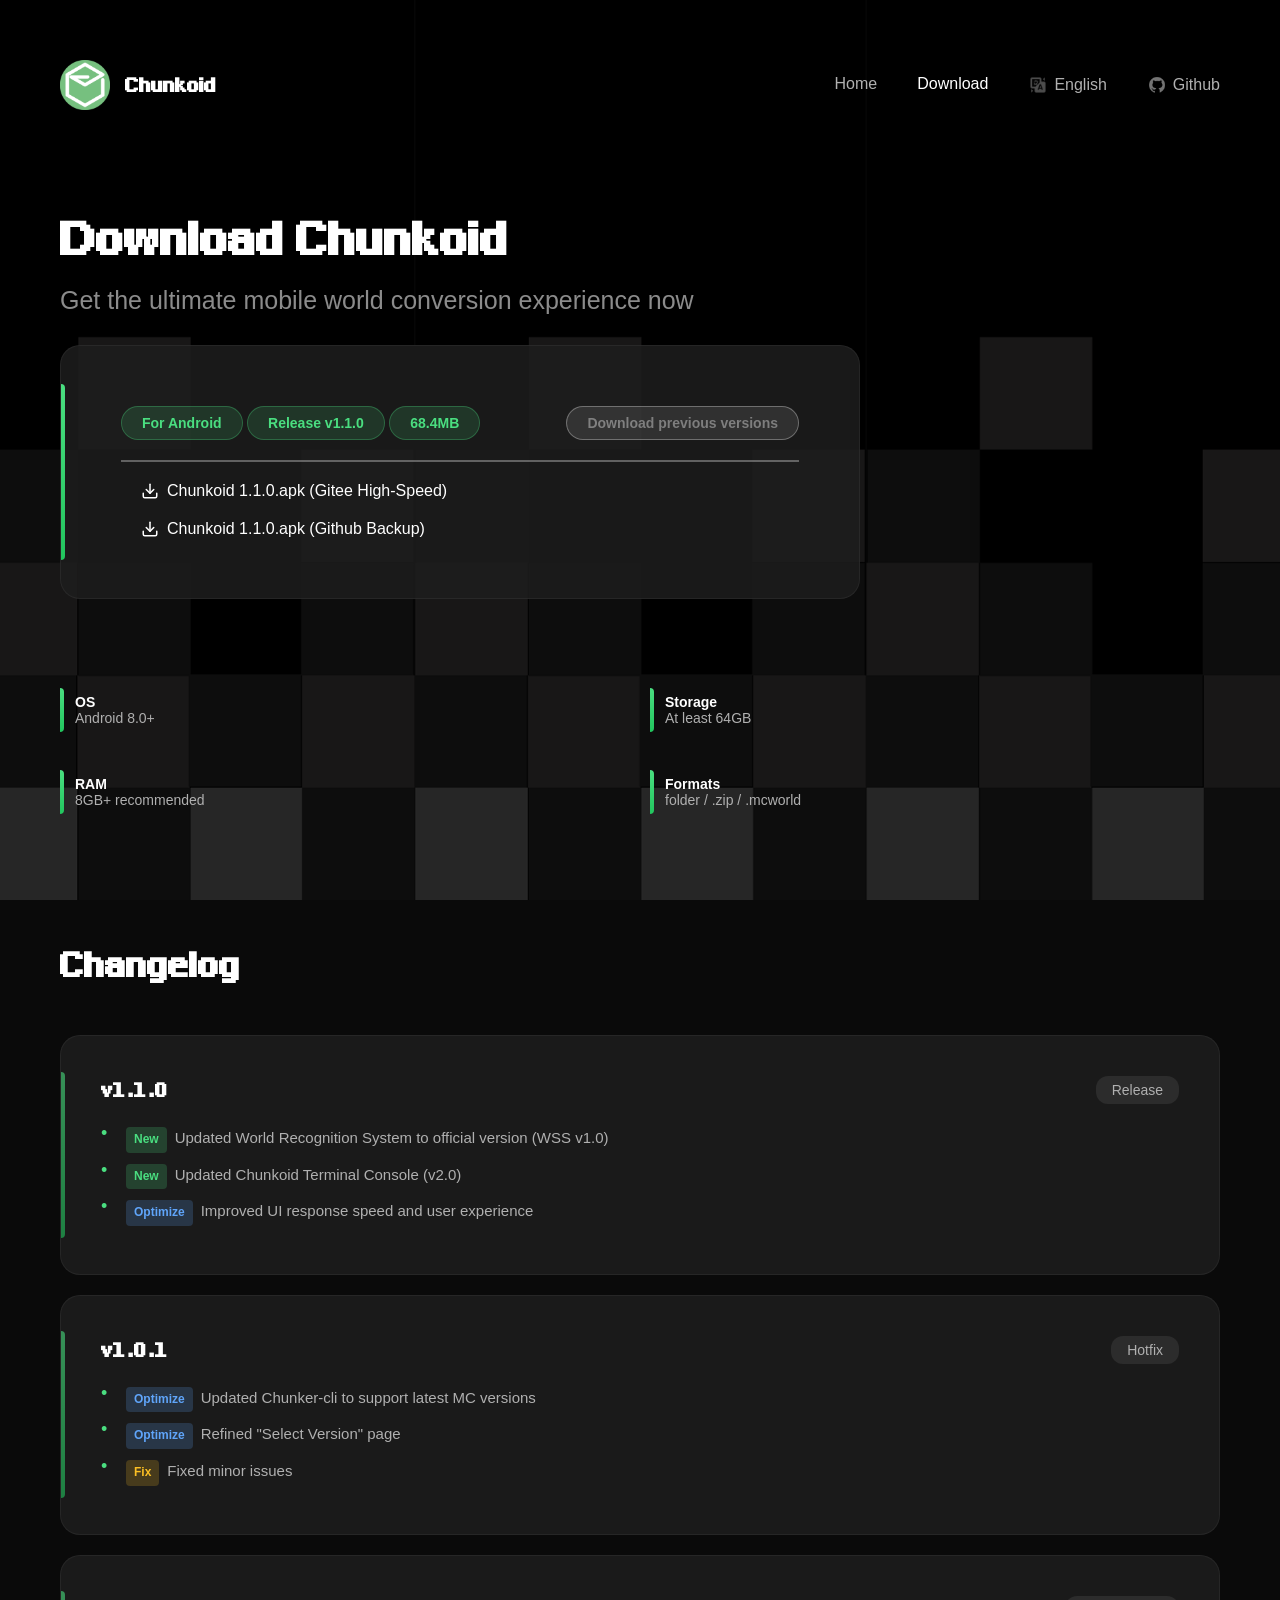
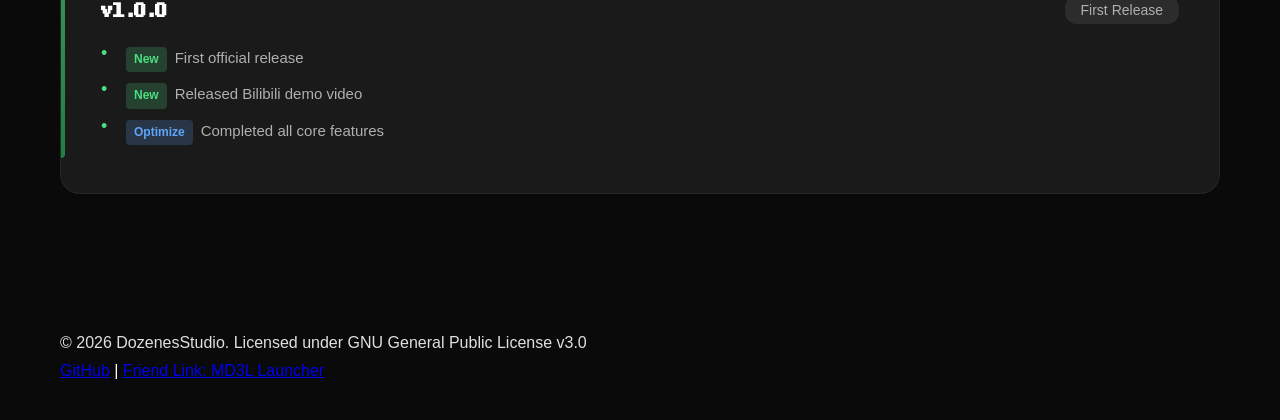
<file: website/download-en.html>
<!DOCTYPE html>
<html lang="en">
<head>
    <meta charset="UTF-8">
    <meta name="viewport" content="width=device-width, initial-scale=1.0">
    <title>Download Chunkoid - The First Android MC World Converter</title>
    <link rel="icon" type="image/png" href="logo.png">
    <link rel="stylesheet" href="download.css">
</head>
<body>
    <div class="container">
        <a href="index-en.html" class="back-btn">
            <svg viewBox="0 0 24 24" fill="none" stroke="currentColor" stroke-width="2" stroke-linecap="round" stroke-linejoin="round">
                <line x1="19" y1="12" x2="5" y2="12"/>
                <polyline points="12 19 5 12 12 5"/>
            </svg>
        </a>
        <header>
            <div class="logo-area">
                <img src="logo.png" alt="Chunkoid Logo" class="logo">
                <span class="logo-text">Chunkoid</span>
            </div>
            <nav class="nav-links">
                <a href="index-en.html">Home</a>
                <span style="color: #ffffff;">Download</span>
                <a href="download.html" class="lang-link">
                    <img src="lang.png" alt="Language" class="lang-icon">
                    English
                </a>
                <a href="https://github.com/DozenesStudio/Chunkoid" class="github-link">
                    <img src="github_gray.png" alt="Github" class="github-icon">
                    Github
                </a>
            </nav>
        </header>

        <section class="download-main">
            <h1 class="download-title">Download Chunkoid</h1>
            <h2 class="download-desc">Get the ultimate mobile world conversion experience now</h2>
            <div class="download-card">
                <span class="version-badge">For Android</span>
                <span class="version-badge">Release v1.1.0</span>
                <span class="version-badge">68.4MB</span>
                <a  class="version-link" href="#version">Download previous versions</a>
                <hr style="margin: 20px 0; border: 1px solid #ffffff50;">
                <div class="download-links">
                    <a href="https://gitee.com/dozenesstudio/Chunkoid/releases/download/1.1.0/Chunkoid%201.1.0.apk" class="download-link">
                        <svg class="download-icon" viewBox="0 0 24 24" fill="none" stroke="currentColor" stroke-width="2" stroke-linecap="round" stroke-linejoin="round">
                            <path d="M21 15v4a2 2 0 0 1-2 2H5a2 2 0 0 1-2-2v-4"/>
                            <polyline points="7 10 12 15 17 10"/>
                            <line x1="12" y1="15" x2="12" y2="3"/>
                        </svg>
                        Chunkoid 1.1.0.apk (Gitee High-Speed)
                    </a>
                    <a href="https://github.com/DozenesStudio/Chunkoid/releases/download/1.1.0/Chunkoid.1.1.0.apk" class="download-link">
                        <svg class="download-icon" viewBox="0 0 24 24" fill="none" stroke="currentColor" stroke-width="2" stroke-linecap="round" stroke-linejoin="round">
                            <path d="M21 15v4a2 2 0 0 1-2 2H5a2 2 0 0 1-2-2v-4"/>
                            <polyline points="7 10 12 15 17 10"/>
                            <line x1="12" y1="15" x2="12" y2="3"/>
                        </svg>
                        Chunkoid 1.1.0.apk (Github Backup)
                    </a>
                </div>
            </div>
        </section>

            <section class="requirements-section">
                <div class="requirements-list">
                    <div class="requirement-item">
                        <span class="requirement-text"><strong>OS</strong><br>Android 8.0+</span>
                    </div>
                    <div class="requirement-item">
                        <span class="requirement-text"><strong>Storage</strong><br>At least 64GB</span>
                    </div>
                    <div class="requirement-item">
                        <span class="requirement-text"><strong>RAM</strong><br>8GB+ recommended</span>
                    </div>
                    <div class="requirement-item">
                        <span class="requirement-text"><strong>Formats</strong><br>folder / .zip / .mcworld</span>
                    </div>
                </div>
        </section>

        <section class="changelog-section">
            <h2 class="changelog-title">Changelog</h2>
            
            <div class="changelog-card">
                <div class="changelog-header">
                    <span class="changelog-version">v1.1.0</span>
                    <span class="changelog-date">Release</span>
                </div>
                <div class="changelog-content">
                    <ul>
                        <li><span class="changelog-tag tag-new">New</span>Updated World Recognition System to official version (WSS v1.0)</li>
                        <li><span class="changelog-tag tag-new">New</span>Updated Chunkoid Terminal Console (v2.0)</li>
                        <li><span class="changelog-tag tag-opt">Optimize</span>Improved UI response speed and user experience</li>
                    </ul>
                </div>
            </div>

            <div class="changelog-card">
                <div class="changelog-header">
                    <span class="changelog-version">v1.0.1</span>
                    <span class="changelog-date">Hotfix</span>
                </div>
                <div class="changelog-content">
                    <ul>
                        <li><span class="changelog-tag tag-opt">Optimize</span>Updated Chunker-cli to support latest MC versions</li>
                        <li><span class="changelog-tag tag-opt">Optimize</span>Refined "Select Version" page</li>
                        <li><span class="changelog-tag tag-fix">Fix</span>Fixed minor issues</li>
                    </ul>
                </div>
            </div>

            <div class="changelog-card">
                <div class="changelog-header">
                    <span class="changelog-version">v1.0.0</span>
                    <span class="changelog-date">First Release</span>
                </div>
                <div class="changelog-content">
                    <ul>
                        <li><span class="changelog-tag tag-new">New</span>First official release</li>
                        <li><span class="changelog-tag tag-new">New</span>Released Bilibili demo video</li>
                        <li><span class="changelog-tag tag-opt">Optimize</span>Completed all core features</li>
                    </ul>
                </div>
            </div>
        </section>

        <footer>
            <p>&copy; 2026 DozenesStudio. Licensed under GNU General Public License v3.0</p>
            <p style="margin-top: 10px;">
                <a href="https://github.com/DozenesStudio/Chunkoid">GitHub</a>
                <span style="color: #ffffff;">|</span>
                <a href="https://md3l.top">Friend Link: MD3L Launcher</a>
            </p>
        </footer>
    </div>
</body>
</html>
</file>
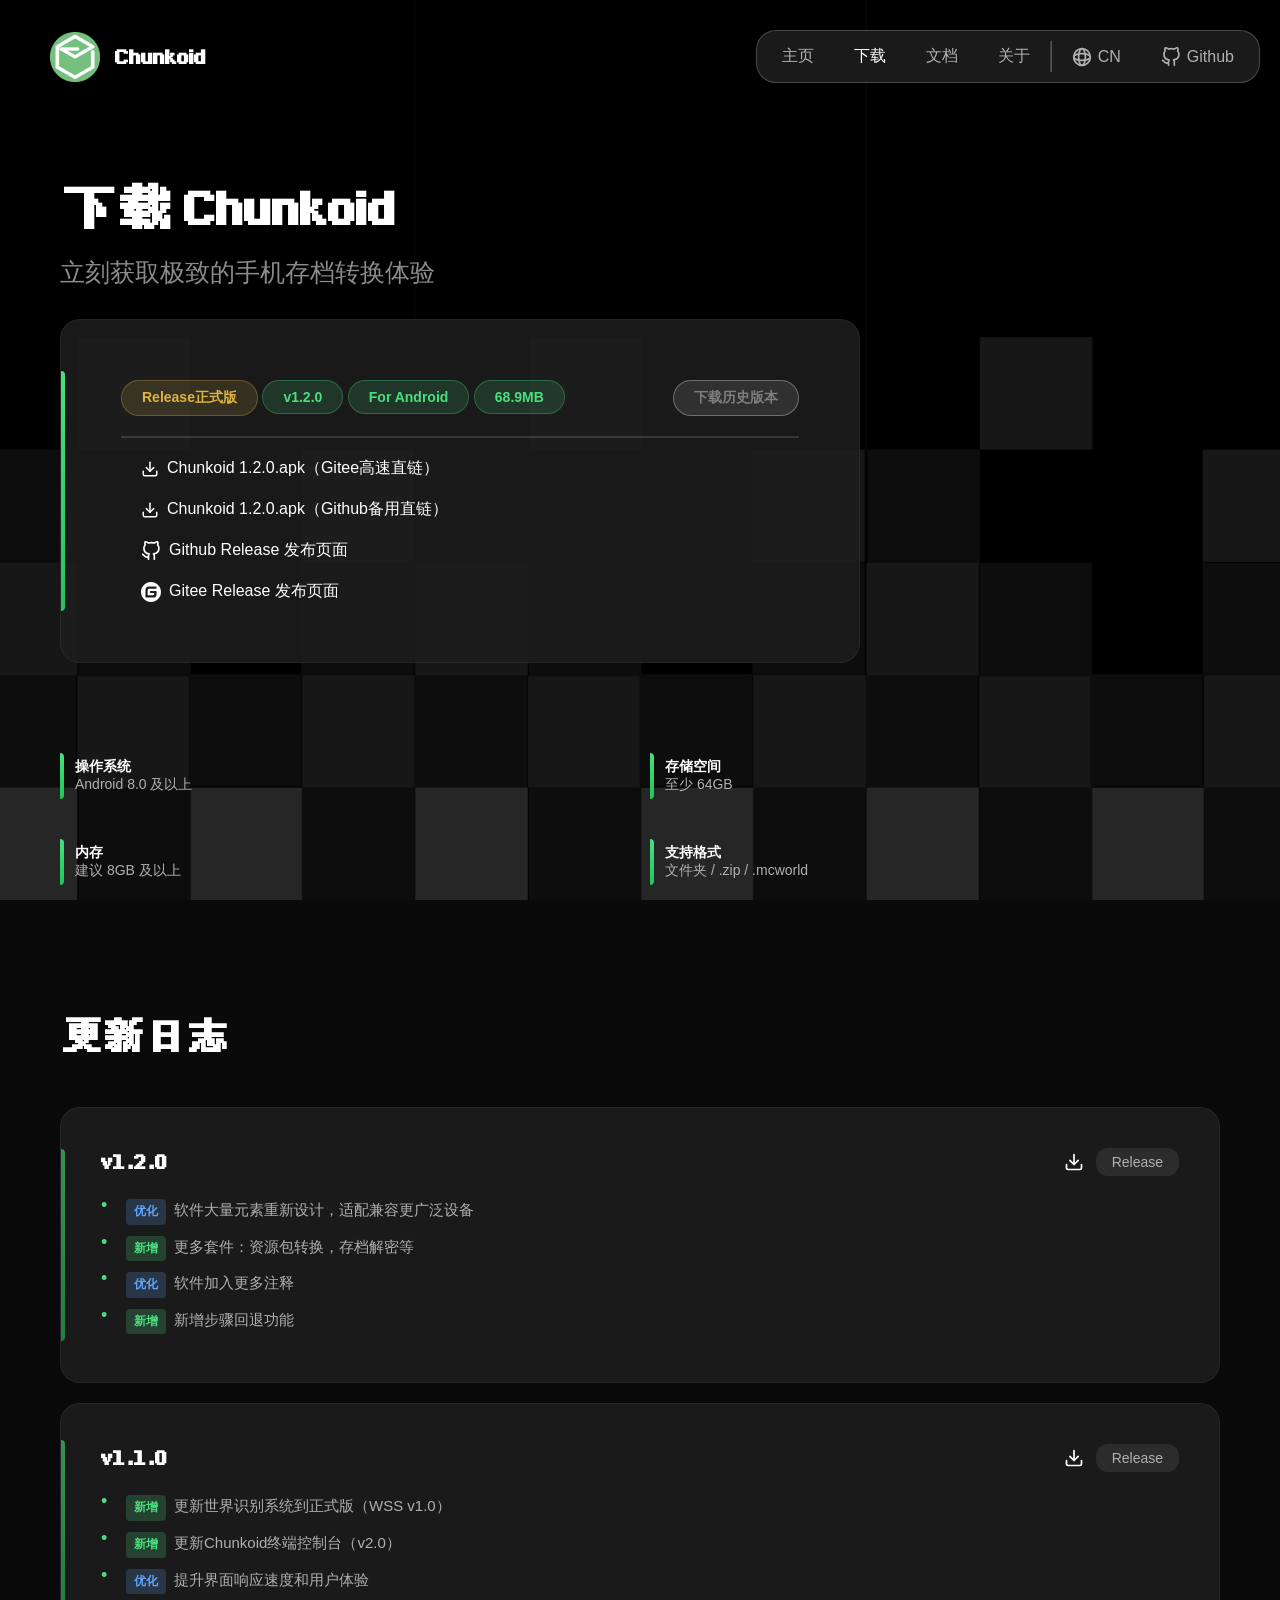
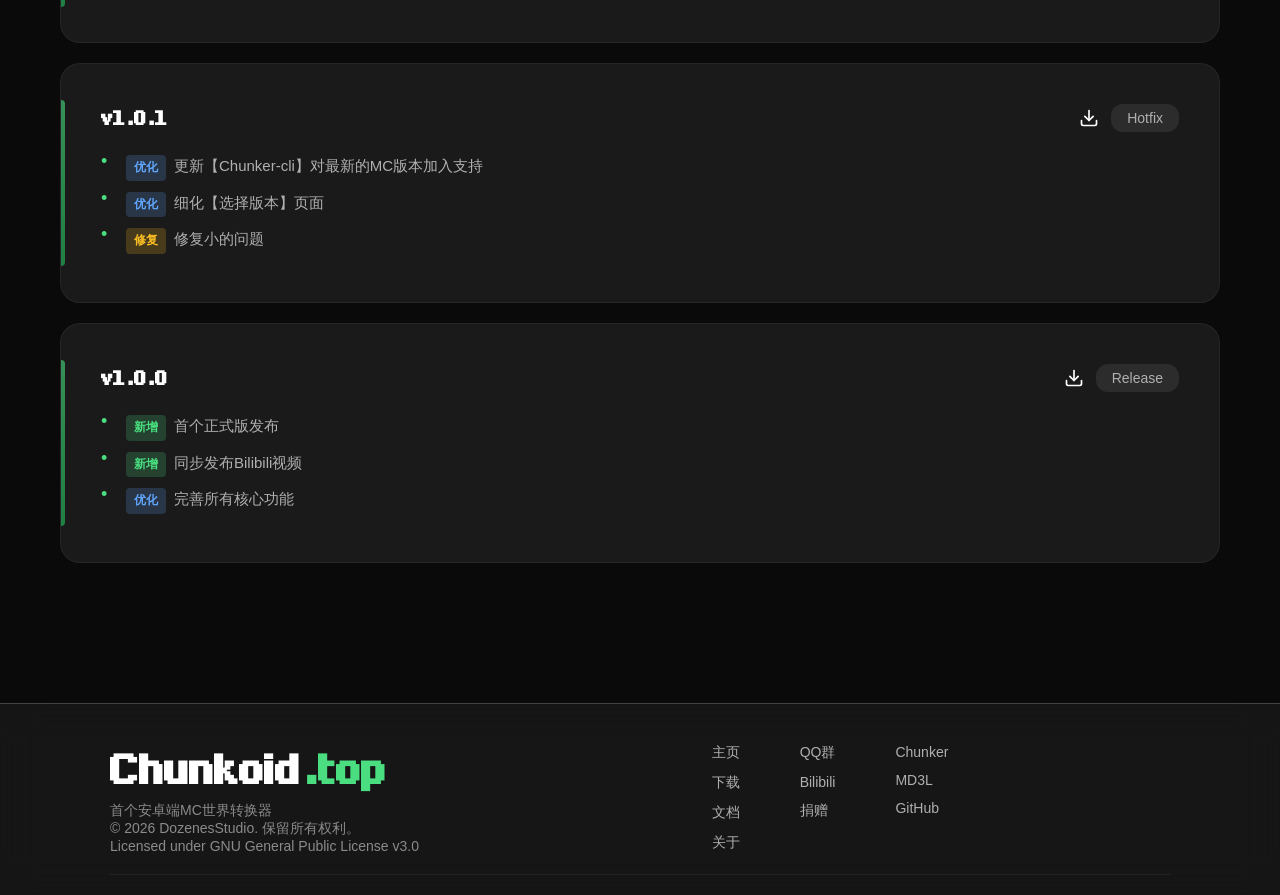
<file: website/download.html>
<!DOCTYPE html>
<html lang="zh-CN">
<head>
    <meta charset="UTF-8">
    <meta name="viewport" content="width=device-width, initial-scale=1.0">
    <title>下载Chunkoid - 首个安卓端MC世界转换器</title>
    <link rel="icon" type="image/png" href="drawable/logo.png">
    <link rel="stylesheet" href="download.css">
</head>
<body>
    <div class="container floating-nav-active">
        <a href="index.html" class="back-btn">
            <svg viewBox="0 0 24 24" fill="none" stroke="currentColor" stroke-width="2" stroke-linecap="round" stroke-linejoin="round">
                <line x1="19" y1="12" x2="5" y2="12"/>
                <polyline points="12 19 5 12 12 5"/>
            </svg>
        </a>
        <header class="floating-header">
            <div class="logo-area">
                <img src="drawable/logo.png" alt="Chunkoid Logo" class="logo">
                <a href="index.html" class="logo-text">Chunkoid</a>
            </div>
            <nav class="nav-links">
                <a href="index.html">主页</a>
                <span style="color: #ffffff;">下载</span>
                <a href="docs/index.html">文档</a>
                <a href="about.html">关于</a>
                <hr style="border-color: #ffffff40; margin: -5px -20px;">
                <a href="en/download-en.html" class="lang-link">
                    <svg alt="Language" class="lang-icon" viewBox="0 0 24 24" fill="none" stroke="currentColor" stroke-width="2" stroke-linecap="round" stroke-linejoin="round" style="width: 20px; height: 20px;">
                        <circle cx="12" cy="12" r="10"/>
                        <ellipse cx="12" cy="12" rx="4" ry="10"/>
                        <ellipse cx="12" cy="12" rx="10" ry="4"/>
                    </svg>
                    CN
                </a>
                <a href="https://github.com/DozenesStudio/Chunkoid" class="github-link">
                    <svg alt="Github" class="github-icon" viewBox="0 0 24 24" fill="none" stroke="currentColor" stroke-width="2" stroke-linecap="round" stroke-linejoin="round" style="width: 20px; height: 20px;">
                            <path d="M9 19c-5 1.5-5-2.5-7-3m14 6v-3.87a3.37 3.37 0 0 0-.94-2.61c3.14-.35 6.44-1.54 6.44-7A5.44 5.44 0 0 0 20 4.77 5.07 5.07 0 0 0 19.91 1S18.73.65 16 2.48a13.38 13.38 0 0 0-7 0C6.27.65 5.09 1 5.09 1A5.07 5.07 0 0 0 5 4.77a5.44 5.44 0 0 0-1.5 3.78c0 5.42 3.3 6.61 6.44 7A3.37 3.37 0 0 0 9 18.13V22"/>
                    </svg>
                    Github
                </a>
            </nav>
        </header>

        <div class="spacer"></div>

        <section class="download-main">
            <h1 class="download-title">下载 Chunkoid</h1>
            <h2 class="download-desc">立刻获取极致的手机存档转换体验</h2>
            <div class="download-card">
                <a class="version-release-badge">Release正式版</a>
                <span class="version-badge">v1.2.0</span>
                <span class="version-badge">For Android</span>
                <span class="version-badge">68.9MB</span>
                <a  class="version-link" href="#version">下载历史版本</a>
                <hr style="margin: 20px 0; border: 1px solid #ffffff22;">
                <div class="download-links">
                    <a href="https://gitee.com/dozenesstudio/Chunkoid/releases/download/1.2.0/Chunkoid%201.2.0.apk" class="download-link">
                        <svg class="download-icon" viewBox="0 0 24 24" fill="none" stroke="currentColor" stroke-width="2" stroke-linecap="round" stroke-linejoin="round">
                            <path d="M21 15v4a2 2 0 0 1-2 2H5a2 2 0 0 1-2-2v-4"/>
                            <polyline points="7 10 12 15 17 10"/>
                            <line x1="12" y1="15" x2="12" y2="3"/>
                        </svg>
                        Chunkoid 1.2.0.apk（Gitee高速直链）
                    </a>
                    <a href="https://github.com/DozenesStudio/Chunkoid/releases/download/1.2.0/Chunkoid.1.2.0.apk" class="download-link">
                        <svg class="download-icon" viewBox="0 0 24 24" fill="none" stroke="currentColor" stroke-width="2" stroke-linecap="round" stroke-linejoin="round">
                            <path d="M21 15v4a2 2 0 0 1-2 2H5a2 2 0 0 1-2-2v-4"/>
                            <polyline points="7 10 12 15 17 10"/>
                            <line x1="12" y1="15" x2="12" y2="3"/>
                        </svg>
                        Chunkoid 1.2.0.apk（Github备用直链）
                    </a>
                    <a href="https://github.com/DozenesStudio/Chunkoid/releases" class="download-link">
                        <svg class="download-icon" viewBox="0 0 24 24" fill="none" stroke="currentColor" stroke-width="2" stroke-linecap="round" stroke-linejoin="round" style="width: 20px; height: 20px;">
                            <path d="M9 19c-5 1.5-5-2.5-7-3m14 6v-3.87a3.37 3.37 0 0 0-.94-2.61c3.14-.35 6.44-1.54 6.44-7A5.44 5.44 0 0 0 20 4.77 5.07 5.07 0 0 0 19.91 1S18.73.65 16 2.48a13.38 13.38 0 0 0-7 0C6.27.65 5.09 1 5.09 1A5.07 5.07 0 0 0 5 4.77a5.44 5.44 0 0 0-1.5 3.78c0 5.42 3.3 6.61 6.44 7A3.37 3.37 0 0 0 9 18.13V22"/>
                        </svg>
                        Github Release 发布页面
                    </a>   
                    <a href="https://gitee.com/DozenesStudio/Chunkoid/releases" class="download-link">
                        <svg class="download-icon" viewBox="0 0 1024 1024" fill="none" stroke="currentColor" stroke-width="2" stroke-linecap="round" stroke-linejoin="round" style="width: 20px; height: 20px;">
                            <path fill="currentColor" d="M512 1024C229.222 1024 0 794.778 0 512S229.222 0 512 0s512 229.222 512 512-229.222 512-512 512zm259.149-568.883h-290.74a25.293 25.293 0 0 0-25.292 25.293l-.026 63.206c0 13.952 11.315 25.293 25.267 25.293h177.024c13.978 0 25.293 11.315 25.293 25.267v12.646a75.853 75.853 0 0 1-75.853 75.853h-240.23a25.293 25.293 0 0 1-25.267-25.293V417.203a75.853 75.853 0 0 1 75.827-75.853h353.946a25.293 25.293 0 0 0 25.267-25.292l.077-63.207a25.293 25.293 0 0 0-25.268-25.293H417.152a189.62 189.62 0 0 0-189.62 189.645V771.15c0 13.977 11.316 25.293 25.294 25.293h372.94a170.65 170.65 0 0 0 170.65-170.65V480.384a25.293 25.293 0 0 0-25.293-25.267z"/>
                        </svg>
                        Gitee Release 发布页面
                    </a>     
                </div>
            </div>
        </section>

        <section class="requirements-section">
                <div class="requirements-list">
                    <div class="requirement-item">
                        <span class="requirement-text"><strong>操作系统</strong><br>Android 8.0 及以上</span>
                    </div>
                    <div class="requirement-item">
                        <span class="requirement-text"><strong>存储空间</strong><br>至少 64GB</span>
                    </div>
                    <div class="requirement-item">
                        <span class="requirement-text"><strong>内存</strong><br>建议 8GB 及以上</span>
                    </div>
                    <div class="requirement-item">
                        <span class="requirement-text"><strong>支持格式</strong><br>文件夹 / .zip / .mcworld</span>
                    </div>
                </div>
        </section>

        <section id="version" class="changelog-section">
            <h2 class="changelog-title">更新日志</h2>
            <div class="changelog-card">
                <div class="changelog-header" style="display: flex; justify-content: space-between; align-items: center;">
                    <span class="changelog-version">v1.2.0</span>
                    <div style="display: flex; align-items: center; gap: 12px;">
                        <a href="https://gitee.com/dozenesstudio/Chunkoid/releases/download/1.2.0/Chunkoid%201.2.0.apk" class="download-link">  
                            <svg class="download-icon" viewBox="0 0 24 24" fill="none" stroke="currentColor" stroke-width="2" stroke-linecap="round" stroke-linejoin="round" style="width: 20px; height: 20px;">
                                <path d="M21 15v4a2 2 0 0 1-2 2H5a2 2 0 0 1-2-2v-4"/>
                                <polyline points="7 10 12 15 17 10"/>
                                <line x1="12" y1="15" x2="12" y2="3"/>
                            </svg>
                        </a>
                        <span class="changelog-date">Release</span>
                    </div>
                </div>
                <div class="changelog-content">
                    <ul>
                        <li><span class="changelog-tag tag-opt">优化</span>软件大量元素重新设计，适配兼容更广泛设备</li>
                        <li><span class="changelog-tag tag-new">新增</span>更多套件：资源包转换，存档解密等</li>
                        <li><span class="changelog-tag tag-opt">优化</span>软件加入更多注释</li>
                        <li><span class="changelog-tag tag-new">新增</span>新增步骤回退功能</li>
                    </ul>
                </div>
            </div>

            <div class="changelog-card">
                <div class="changelog-header" style="display: flex; justify-content: space-between; align-items: center;">
                    <span class="changelog-version">v1.1.0</span>
                    <div style="display: flex; align-items: center; gap: 12px;">
                        <a href="https://github.com/DozenesStudio/Chunkoid/releases/download/1.1.0/Chunkoid.1.1.0.apk" class="download-link">  
                            <svg class="download-icon" viewBox="0 0 24 24" fill="none" stroke="currentColor" stroke-width="2" stroke-linecap="round" stroke-linejoin="round" style="width: 20px; height: 20px;">
                                <path d="M21 15v4a2 2 0 0 1-2 2H5a2 2 0 0 1-2-2v-4"/>
                                <polyline points="7 10 12 15 17 10"/>
                                <line x1="12" y1="15" x2="12" y2="3"/>
                            </svg>
                        </a>
                        <span class="changelog-date">Release</span>
                    </div>
                </div>
                <div class="changelog-content">
                    <ul>
                        <li><span class="changelog-tag tag-new">新增</span>更新世界识别系统到正式版（WSS v1.0）</li>
                        <li><span class="changelog-tag tag-new">新增</span>更新Chunkoid终端控制台（v2.0）</li>
                        <li><span class="changelog-tag tag-opt">优化</span>提升界面响应速度和用户体验</li>
                    </ul>
                </div>
            </div>

            <div class="changelog-card">
                <div class="changelog-header" style="display: flex; justify-content: space-between; align-items: center;">
                    <span class="changelog-version">v1.0.1</span>
                    <div style="display: flex; align-items: center; gap: 12px;">
                        <a href="https://github.com/DozenesStudio/Chunkoid/releases/download/Hotfix/Chunker-1.0.1-Hotfix.1.apk" class="download-link">  
                            <svg class="download-icon" viewBox="0 0 24 24" fill="none" stroke="currentColor" stroke-width="2" stroke-linecap="round" stroke-linejoin="round" style="width: 20px; height: 20px;">
                                <path d="M21 15v4a2 2 0 0 1-2 2H5a2 2 0 0 1-2-2v-4"/>
                                <polyline points="7 10 12 15 17 10"/>
                                <line x1="12" y1="15" x2="12" y2="3"/>
                            </svg>
                        </a>
                        <span class="changelog-date">Hotfix</span>
                    </div>
                </div>
                <div class="changelog-content">
                    <ul>
                        <li><span class="changelog-tag tag-opt">优化</span>更新【Chunker-cli】对最新的MC版本加入支持</li>
                        <li><span class="changelog-tag tag-opt">优化</span>细化【选择版本】页面</li>
                        <li><span class="changelog-tag tag-fix">修复</span>修复小的问题</li>
                    </ul>
                </div>
            </div>

            <div class="changelog-card">
                <div class="changelog-header" style="display: flex; justify-content: space-between; align-items: center;">
                    <span class="changelog-version">v1.0.0</span>
                    <div style="display: flex; align-items: center; gap: 12px;">
                        <a href="https://github.com/DozenesStudio/Chunkoid/releases/download/Release/Chunkoid.1.0.0.apk" class="download-link">  
                            <svg class="download-icon" viewBox="0 0 24 24" fill="none" stroke="currentColor" stroke-width="2" stroke-linecap="round" stroke-linejoin="round" style="width: 20px; height: 20px;">
                                <path d="M21 15v4a2 2 0 0 1-2 2H5a2 2 0 0 1-2-2v-4"/>
                                <polyline points="7 10 12 15 17 10"/>
                                <line x1="12" y1="15" x2="12" y2="3"/>
                            </svg>
                        </a>
                        <span class="changelog-date">Release</span>
                    </div>
                </div>
                <div class="changelog-content">
                    <ul>
                        <li><span class="changelog-tag tag-new">新增</span>首个正式版发布</li>
                        <li><span class="changelog-tag tag-new">新增</span>同步发布Bilibili视频</li>
                        <li><span class="changelog-tag tag-opt">优化</span>完善所有核心功能</li>
                    </ul>
                </div>
            </div>
        </section>

        <div class="footer-container">
            <div class="divider-wrapper">
                <hr>
            </div>
            <div class="footer-content">
                <div class="footer-row">
                    <div class="footer-left">
                        <div class="footer-logo">Chunkoid<span class="domain">.top</span></div>
                        <div class="footer-slogan">首个安卓端MC世界转换器</div>
                        <div class="footer-slogan">&copy; 2026 DozenesStudio. 保留所有权利。</div>
                        <div class="footer-slogan">Licensed under GNU General Public License v3.0</div>
                    </div>

                    <div class="footer-center">
                        <div class="footer-column">
                            <a href="index.html">主页</a>
                            <a href="download.html">下载</a>
                            <a href="docs/index.html">文档</a>
                            <a href="about.html">关于</a>
                        </div>

                        <div class="footer-column">
                            <a href="about.html">QQ群</a>
                            <a href="about.html">Bilibili</a>
                            <a href="about.html">捐赠</a>
                        </div>

                        <div class="footer-column">
                            <a href="https://chunker.app">Chunker</a>
                            <a href="https://md3l.top">MD3L</a>
                            <a href="https://github.com/DozenesStudio/Chunkoid">GitHub</a>
                        </div>
                    </div>                      
                </div>
                <div class="footer-line">
                </div>
            </div>
        </div>
    </div>
</body>
</html>
</file>
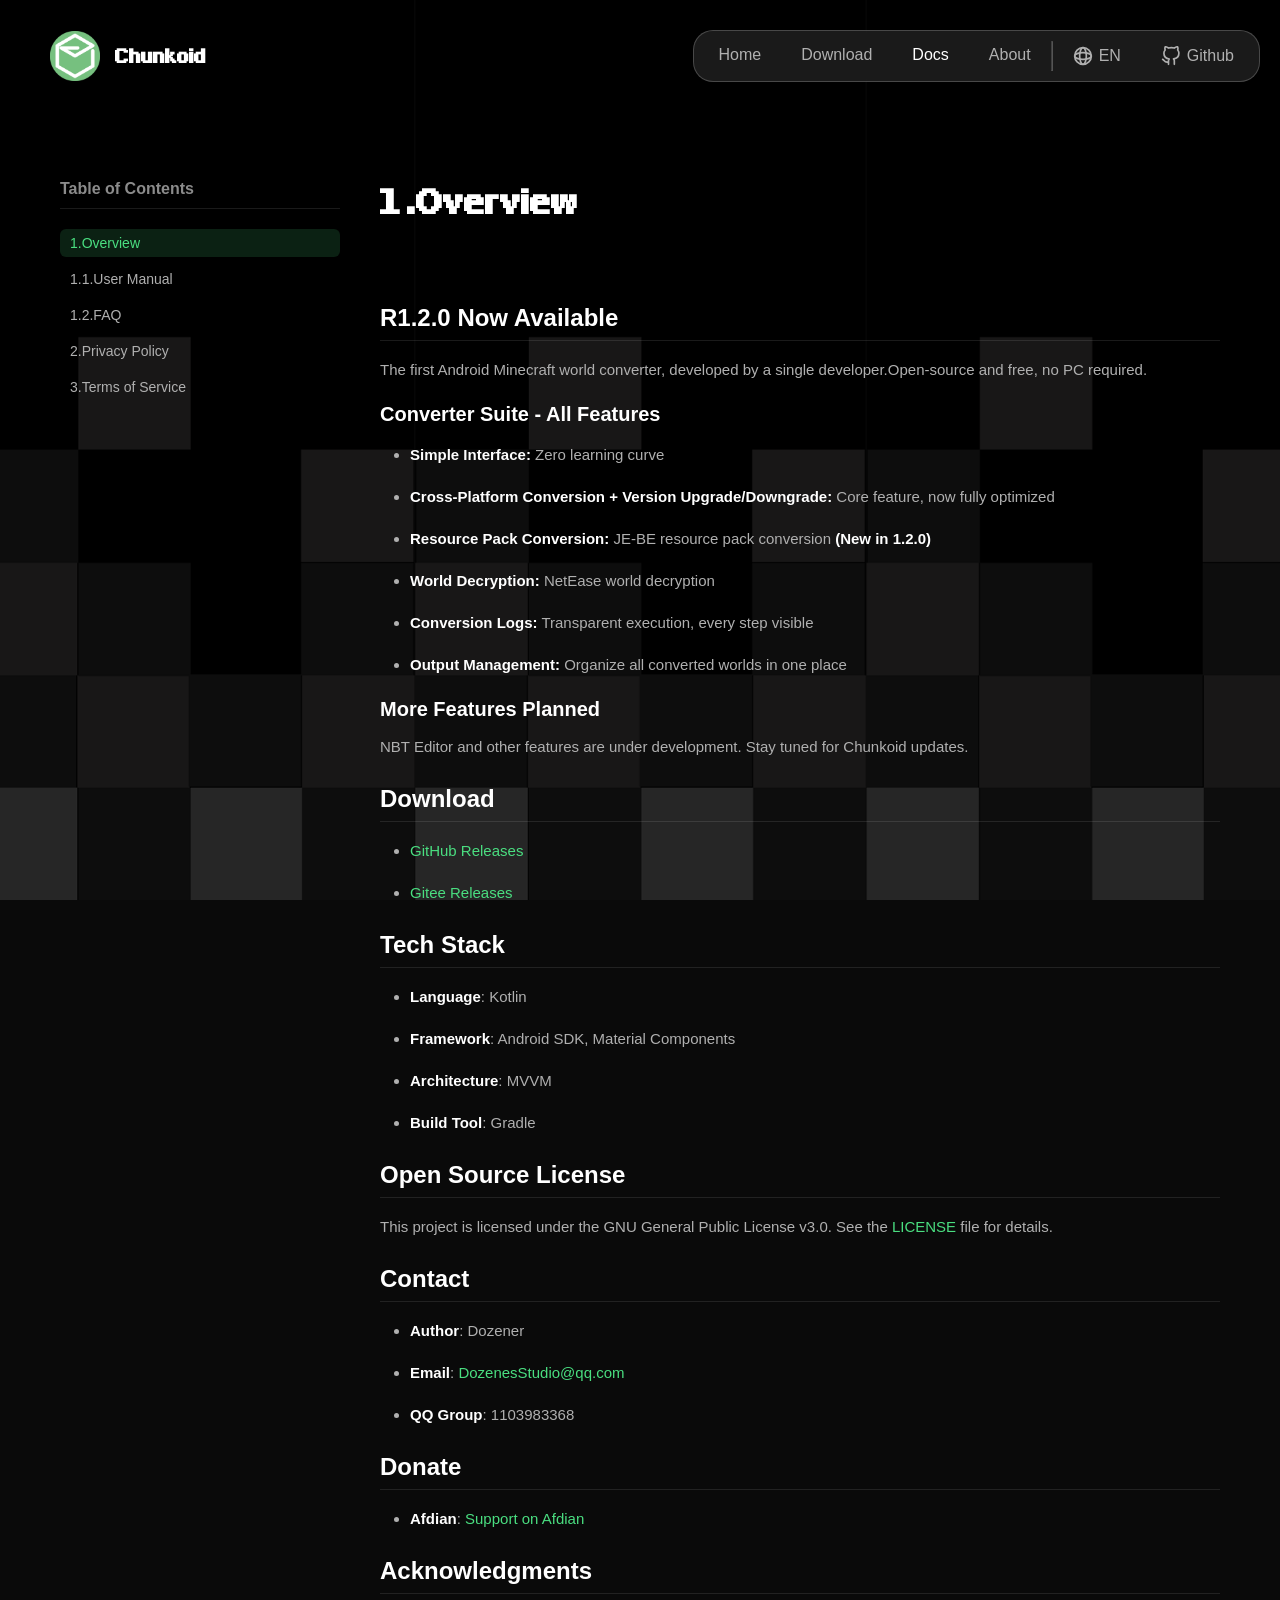
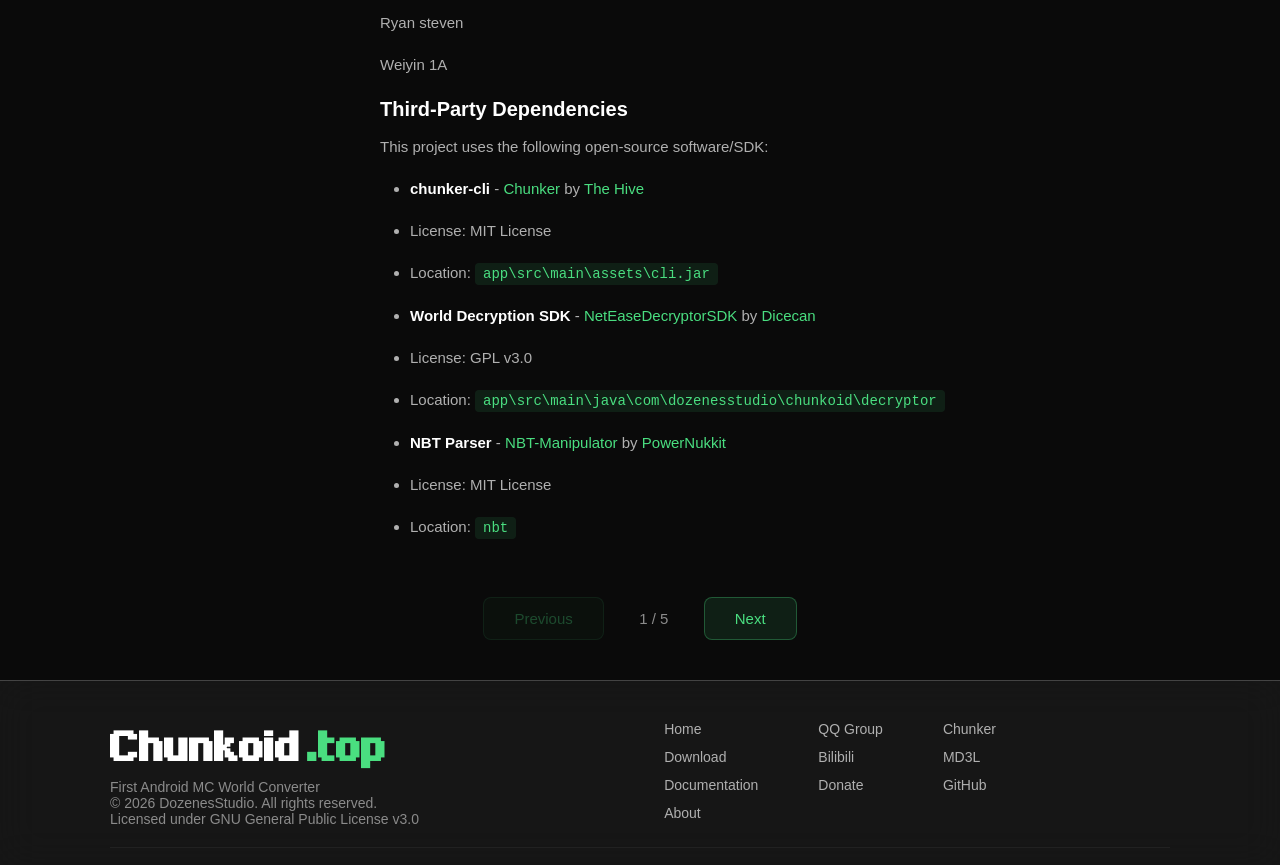
<file: website/docs/index-en.html>
<!DOCTYPE html>
<html lang="en">
<head>
    <meta charset="UTF-8">
    <meta name="viewport" content="width=device-width, initial-scale=1.0">
    <title>Chunkoid Documentation</title>
    <link rel="icon" type="image/png" href="../drawable/logo.png">
    <link rel="stylesheet" href="docs.css">
</head>
<body>
    <div class="container floating-nav-active">
        <a href="../index.html" class="back-btn">
            <svg viewBox="0 0 24 24" fill="none" stroke="currentColor" stroke-width="2" stroke-linecap="round" stroke-linejoin="round">
                <line x1="19" y1="12" x2="5" y2="12"/>
                <polyline points="12 19 5 12 12 5"/>
            </svg>
        </a>
        <header class="floating-header">
            <div class="logo-area">
                <img src="../drawable/logo.png" alt="Chunkoid Logo" class="logo">
                <a href="../en/index-en.html" class="logo-text">Chunkoid</a>
            </div>
            <nav class="nav-links">
                <a href="../en/index-en.html">Home</a>
                <a href="../en/download-en.html">Download</a>
                <span style="color: #ffffff;">Docs</span>
                <a href="../en/about-en.html">About</a>
                <hr style="border-color: #ffffff40; margin: -5px -20px;">
                <a href="index.html" class="lang-link">
                    <svg alt="Language" class="lang-icon" viewBox="0 0 24 24" fill="none" stroke="currentColor" stroke-width="2" stroke-linecap="round" stroke-linejoin="round" style="width: 20px; height: 20px;">
                        <circle cx="12" cy="12" r="10"/>
                        <ellipse cx="12" cy="12" rx="4" ry="10"/>
                        <ellipse cx="12" cy="12" rx="10" ry="4"/>
                    </svg>
                    EN
                </a>
                <a href="https://github.com/DozenesStudio/Chunkoid" class="github-link">
                    <svg alt="Github" class="github-icon" viewBox="0 0 24 24" fill="none" stroke="currentColor" stroke-width="2" stroke-linecap="round" stroke-linejoin="round" style="width: 20px; height: 20px;">
                        <path d="M9 19c-5 1.5-5-2.5-7-3m14 6v-3.87a3.37 3.37 0 0 0-.94-2.61c3.14-.35 6.44-1.54 6.44-7A5.44 5.44 0 0 0 20 4.77 5.07 5.07 0 0 0 19.91 1S18.73.65 16 2.48a13.38 13.38 0 0 0-7 0C6.27.65 5.09 1 5.09 1A5.07 5.07 0 0 0 5 4.77a5.44 5.44 0 0 0-1.5 3.78c0 5.42 3.3 6.61 6.44 7A3.37 3.37 0 0 0 9 18.13V22"/>
                    </svg>
                    Github
                </a>
            </nav>
        </header>

        <div class="spacer"></div>

        <div class="doc-layout">
            <aside class="doc-sidebar">
                <div class="sidebar-title">Table of Contents</div>
                <ul class="toc-list" id="tocList"></ul>
            </aside>

            <main class="doc-content">
                <h1 class="doc-title" id="docTitle">Loading document...</h1>
                <div id="docContent"></div>
            </main>
        </div>

        <div class="pagination" id="pagination">
            <button id="prevBtn" class="pagination-btn" disabled>Previous</button>
            <span id="pageInfo" class="page-info"></span>
            <button id="nextBtn" class="pagination-btn" disabled>Next</button>
        </div>

        <div class="footer-container">
            <div class="divider-wrapper">
                <hr>
            </div>
            <div class="footer-content">
                <div class="footer-row">
                    <div class="footer-left">
                        <div class="footer-logo">Chunkoid<span class="domain">.top</span></div>
                        <div class="footer-slogan">First Android MC World Converter</div>
                        <div class="footer-slogan">&copy; 2026 DozenesStudio. All rights reserved.</div>
                        <div class="footer-slogan">Licensed under GNU General Public License v3.0</div>
                    </div>

                    <div class="footer-center">
                        <div class="footer-column">
                            <a href="../en/index-en.html">Home</a>
                            <a href="../en/download-en.html">Download</a>
                            <a href="../docs/index-en.html">Documentation</a>
                            <a href="../en/about-en.html">About</a>
                        </div>

                        <div class="footer-column">
                            <a href="../en/about-en.html">QQ Group</a>
                            <a href="../en/about-en.html">Bilibili</a>
                            <a href="../en/about-en.html">Donate</a>
                        </div>

                        <div class="footer-column">
                            <a href="https://chunker.app">Chunker</a>
                            <a href="https://md3l.top">MD3L</a>
                            <a href="https://github.com/DozenesStudio/Chunkoid">GitHub</a>
                        </div>
                    </div>                      
                </div>
                <div class="footer-line">
                </div>
            </div>
        </div>
    </div>

    <script src="marked.js"></script>
    <script>
        const docs = [
            { id: 'chunkoid', title: '1.Overview', file: 'chunkoid-en.md' },
            { id: 'instructions', title: '1.1.User Manual', file: 'Instructions-en.md' },
            { id: 'faq', title: '1.2.FAQ', file: 'FAQ-en.md' },
            { id: 'privacy', title: '2.Privacy Policy', file: 'Privacy-en.md' },
            { id: 'terms', title: '3.Terms of Service', file: 'Terms-en.md' }
        ];

        let currentIndex = 0;

        function renderToc() {
            const tocList = document.getElementById('tocList');
            tocList.innerHTML = docs.map((doc, index) => `
                <li>
                    <a href="#" onclick="loadDoc(${index}); return false;" 
                       class="${index === currentIndex ? 'active' : ''}">
                        ${doc.title}
                    </a>
                </li>
            `).join('');
        }

        async function loadDoc(index) {
            if (index < 0 || index >= docs.length) return;
            
            currentIndex = index;
            const doc = docs[index];
            
            document.getElementById('docTitle').textContent = doc.title;
            
            try {
                const response = await fetch(doc.file);
                const markdown = await response.text();
                const html = marked(markdown);
                document.getElementById('docContent').innerHTML = html;
            } catch (error) {
                document.getElementById('docContent').innerHTML = '<p class="md-p">Failed to load document. Please ensure you are not using file:// protocol.</p>';
            }
            
            renderToc();
            updatePagination();
            
            window.scrollTo({ top: 0, behavior: 'smooth' });
        }

        function updatePagination() {
            const prevBtn = document.getElementById('prevBtn');
            const nextBtn = document.getElementById('nextBtn');
            const pageInfo = document.getElementById('pageInfo');
            
            prevBtn.disabled = currentIndex === 0;
            nextBtn.disabled = currentIndex === docs.length - 1;
            pageInfo.textContent = `${currentIndex + 1} / ${docs.length}`;
            
            prevBtn.onclick = () => loadDoc(currentIndex - 1);
            nextBtn.onclick = () => loadDoc(currentIndex + 1);
        }

        renderToc();
        loadDoc(0);
    </script>
</body>
</html>
</file>
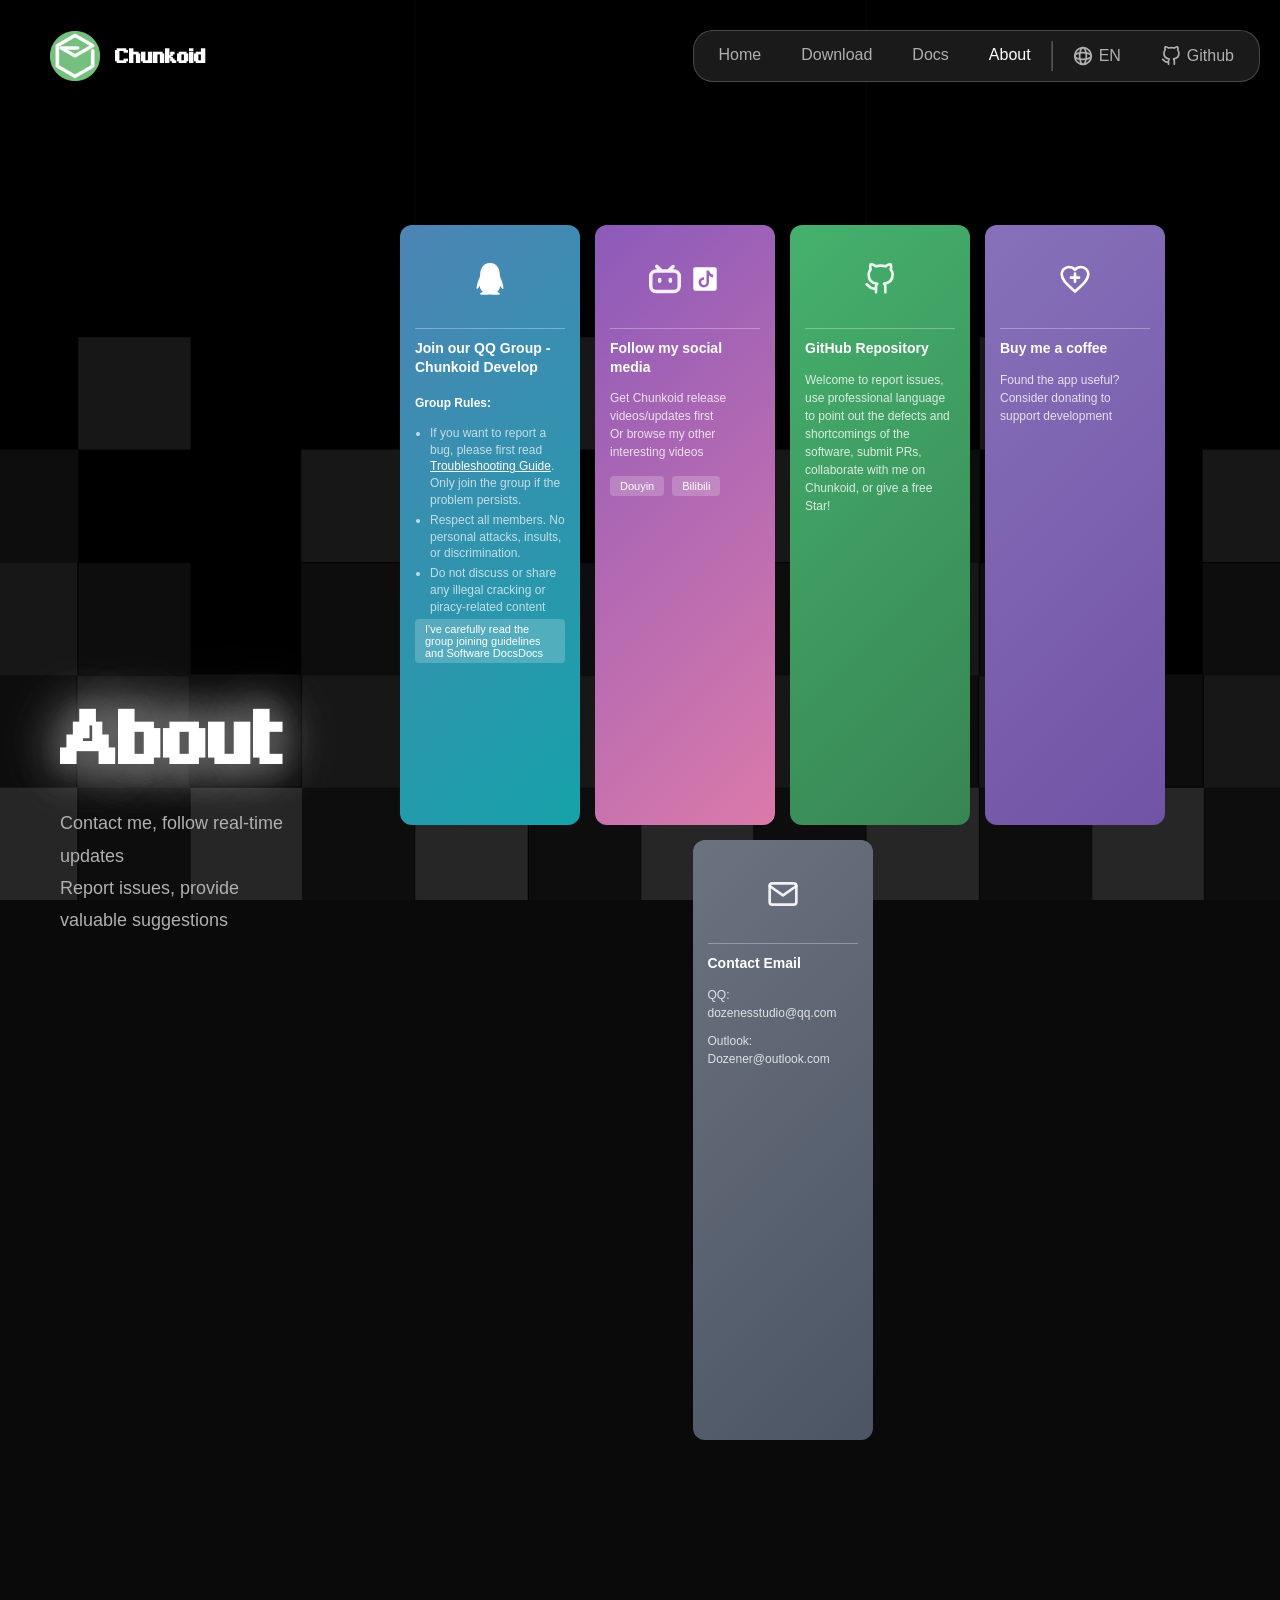
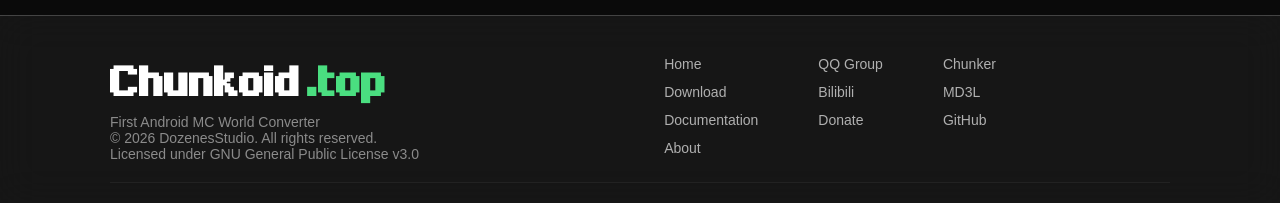
<file: website/en/about-en.html>
<!DOCTYPE html>
<html lang="en">
<head>
    <meta charset="UTF-8">
    <meta name="viewport" content="width=device-width, initial-scale=1.0">
    <title>About Chunkoid</title>
    <link rel="icon" type="image/png" href="../drawable/logo.png">
    <link rel="stylesheet" href="../main.css">
</head>
<body>
    <div class="menu-toggle" onclick="toggleSidebar()">
        <svg viewBox="0 0 24 24" fill="none" stroke="currentColor" stroke-width="2" stroke-linecap="round" stroke-linejoin="round">
            <line x1="3" y1="6" x2="21" y2="6"/>
            <line x1="3" y1="12" x2="21" y2="12"/>
            <line x1="3" y1="18" x2="21" y2="18"/>
        </svg>
    </div>

    <div class="sidebar-overlay" id="sidebarOverlay" onclick="toggleSidebar()"></div>

    <div class="sidebar" id="sidebar">
        <a href="../en/download-en.html">
            <svg class="download-icon" viewBox="0 0 24 24" fill="none" stroke="currentColor" stroke-width="2" stroke-linecap="round" stroke-linejoin="round">
                <path d="M21 15v4a2 2 0 0 1-2 2H5a2 2 0 0 1-2-2v-4"/>
                <polyline points="7 10 12 15 17 10"/>
                <line x1="12" y1="15" x2="12" y2="3"/>
            </svg>
            Download
        </a>
        <a href="../docs/index-en.html">
            <svg viewBox="0 0 24 24" fill="none" stroke="currentColor" stroke-width="2" stroke-linecap="round" stroke-linejoin="round">
                <path d="M14 2H6a2 2 0 0 0-2 2v16a2 2 0 0 0 2 2h12a2 2 0 0 0 2-2V8z"/>
                <polyline points="14 2 14 8 20 8"/>
                <line x1="16" y1="13" x2="8" y2="13"/>
                <line x1="16" y1="17" x2="8" y2="17"/>
                <polyline points="10 9 9 9 8 9"/>
            </svg>
            Documentation
        </a>
        <a href="../en/about-en.html">
            <svg viewBox="0 0 24 24" fill="none" stroke="currentColor" stroke-width="2" stroke-linecap="round" stroke-linejoin="round">
                <circle cx="12" cy="12" r="10"/>
                <path d="M8.5 14.5A2.5 2.5 0 0 0 10.5 12A2.5 2.5 0 0 0 8.5 9.5A2.5 2.5 0 0 0 11 7.5"/>
                <path d="M15.5 9.5C16.3 9.5 17 10.2 17 11"/>
            </svg>
            About
        </a>
        <a href="../about.html">
            <svg alt="Language" class="lang-icon" viewBox="0 0 24 24" fill="none" stroke="currentColor" stroke-width="2" stroke-linecap="round" stroke-linejoin="round">
                <circle cx="12" cy="12" r="10"/>
                <ellipse cx="12" cy="12" rx="4" ry="10"/>
                <ellipse cx="12" cy="12" rx="10" ry="4"/>
            </svg>
            English
        </a>
        <a href="https://github.com/DozenesStudio/Chunkoid">
            <svg alt="Github" class="github-icon" viewBox="0 0 24 24" fill="none" stroke="currentColor" stroke-width="2" stroke-linecap="round" stroke-linejoin="round">
                <path d="M9 19c-5 1.5-5-2.5-7-3m14 6v-3.87a3.37 3.37 0 0 0-.94-2.61c3.14-.35 6.44-1.54 6.44-7A5.44 5.44 0 0 0 20 4.77 5.07 5.07 0 0 0 19.91 1S18.73.65 16 2.48a13.38 13.38 0 0 0-7 0C6.27.65 5.09 1 5.09 1A5.07 5.07 0 0 0 5 4.77a5.44 5.44 0 0 0-1.5 3.78c0 5.42 3.3 6.61 6.44 7A3.37 3.37 0 0 0 9 18.13V22"/>
            </svg>
            Github
        </a>
    </div>

    <div class="container floating-nav-active">
        <header class="floating-header">
            <div class="logo-area">
                <img src="../drawable/logo.png" alt="Chunkoid Logo" class="logo">
                <a href="index-en.html" class="logo-text">Chunkoid</a>
            </div>
            <nav class="nav-links">
                <a href="../en/index-en.html">Home</a>
                <a href="../en/download-en.html">Download</a>
                <a href="../docs/index-en.html">Docs</a>
                <span style="color: #ffffff;">About</span>
                <hr style="border-color: #ffffff40; margin: -5px -20px;">
                <a href="../about.html" class="lang-link">
                    <svg alt="Language" class="lang-icon" viewBox="0 0 24 24" fill="none" stroke="currentColor" stroke-width="2" stroke-linecap="round" stroke-linejoin="round" style="width: 20px; height: 20px;">
                        <circle cx="12" cy="12" r="10"/>
                        <ellipse cx="12" cy="12" rx="4" ry="10"/>
                        <ellipse cx="12" cy="12" rx="10" ry="4"/>
                    </svg>
                    EN
                </a>
                <a href="https://github.com/DozenesStudio/Chunkoid" class="github-link">
                    <svg alt="Github" class="github-icon" viewBox="0 0 24 24" fill="none" stroke="currentColor" stroke-width="2" stroke-linecap="round" stroke-linejoin="round" style="width: 20px; height: 20px;">
                        <path d="M9 19c-5 1.5-5-2.5-7-3m14 6v-3.87a3.37 3.37 0 0 0-.94-2.61c3.14-.35 6.44-1.54 6.44-7A5.44 5.44 0 0 0 20 4.77 5.07 5.07 0 0 0 19.91 1S18.73.65 16 2.48a13.38 13.38 0 0 0-7 0C6.27.65 5.09 1 5.09 1A5.07 5.07 0 0 0 5 4.77a5.44 5.44 0 0 0-1.5 3.78c0 5.42 3.3 6.61 6.44 7A3.37 3.37 0 0 0 9 18.13V22"/>
                    </svg>
                    Github
                </a>
            </nav>
        </header>

        <div class="spacer"></div>

        <section class="hero-section">
            <div class="hero-text">
                <h1 class="hero-title">About</h1>
                <p class="hero-desc">
                    Contact me, follow real-time updates<br>Report issues, provide valuable suggestions
                </p>
            </div>

            <div class="about-cards-container">
                <div class="about-card card-qq">
                    <div class="card-icon">
                        <svg height="2500" viewBox="164.3 112 694.5 806.7" width="1908" >
                            <path d="m824.8 613.2c-16-51.4-34.4-94.6-62.7-165.3 4.4-185.7-72.8-335.9-250.6-335.9-179.8 0-255.3 153.2-250.5 335.9-28.4 70.8-46.7 113.7-62.7 165.3-34 109.5-23 154.8-14.6 155.8 18 2.2 70.1-82.4 70.1-82.4 0 49 25.2 112.9 79.8 159-26.4 8.1-85.7 29.9-71.6 53.8 11.4 19.3 196.2 12.3 249.5 6.3 53.3 6 238.1 13 249.5-6.3 14.1-23.8-45.3-45.7-71.6-53.8 54.6-46.2 79.8-110.1 79.8-159 0 0 52.1 84.6 70.1 82.4 8.5-1.1 19.5-46.4-14.5-155.8z" fill="#ffffff"/>
                        </svg>
                    </div>
                    <hr>
                    <div class="card-content">
                        <h3>Join our QQ Group - Chunkoid Develop</h3>         
                        <p class="card-notice">Group Rules:</p>
                        <ul class="card-list">
                            <li>If you want to report a bug, please first read <a href="../docs/index-en.html" target="_blank" style="color: #ffffff;">Troubleshooting Guide</a>. Only join the group if the problem persists.</li>
                            <li>Respect all members. No personal attacks, insults, or discrimination.</li>
                            <li>Do not discuss or share any illegal cracking or piracy-related content</li>
                        </ul>
                        <a href="#" class="card-btn" onclick="showQQGroup(event)">I've carefully read the group joining guidelines and Software DocsDocs</a>
                        <div id="qq-group-number" class="qq-group-number" style="display: none;">1103983368</div>
                    </div>
                </div>

                <div class="about-card card-bilibili">
                    <div class="card-icon">
                        <a href="https://space.bilibili.com/3537108083935954" target="_blank">
                            <svg fill="currentColor" fill-rule="evenodd" height="1em" style="flex:none;line-height:1" viewBox="0 0 24 24" width="1em" xmlns="http://www.w3.org/2000/svg"><title>bilibili</title>
                                <path clip-rule="evenodd" d="M4.977 3.561a1.31 1.31 0 111.818-1.884l2.828 2.728c.08.078.149.163.205.254h4.277a1.32 1.32 0 01.205-.254l2.828-2.728a1.31 1.31 0 011.818 1.884L17.82 4.66h.848A5.333 5.333 0 0124 9.992v7.34a5.333 5.333 0 01-5.333 5.334H5.333A5.333 5.333 0 010 17.333V9.992a5.333 5.333 0 015.333-5.333h.781L4.977 3.56zm.356 3.67a2.667 2.667 0 00-2.666 2.667v7.529a2.667 2.667 0 002.666 2.666h13.334a2.667 2.667 0 002.666-2.666v-7.53a2.667 2.667 0 00-2.666-2.666H5.333zm1.334 5.192a1.333 1.333 0 112.666 0v1.192a1.333 1.333 0 11-2.666 0v-1.192zM16 11.09c-.736 0-1.333.597-1.333 1.333v1.192a1.333 1.333 0 102.666 0v-1.192c0-.736-.597-1.333-1.333-1.333z"></path>
                            </svg>
                        </a>
                        <a href="https://www.douyin.com/user/MS4wLjABAAAAo90PVTMIc00rXJoAvIlWAlzh6rECCWpRbCM4nvHMdSeIO2tLFffuReQyiJy5FG3e?from_tab_name=main" target="_blank">
                            <svg fill="#FFFFFF" viewBox="0 0 30 30" width="90px" height="90px">    
                                <path d="M24,4H6C4.895,4,4,4.895,4,6v18c0,1.105,0.895,2,2,2h18c1.105,0,2-0.895,2-2V6C26,4.895,25.104,4,24,4z M22.689,13.474 c-0.13,0.012-0.261,0.02-0.393,0.02c-1.495,0-2.809-0.768-3.574-1.931c0,3.049,0,6.519,0,6.577c0,2.685-2.177,4.861-4.861,4.861 C11.177,23,9,20.823,9,18.139c0-2.685,2.177-4.861,4.861-4.861c0.102,0,0.201,0.009,0.3,0.015v2.396c-0.1-0.012-0.197-0.03-0.3-0.03 c-1.37,0-2.481,1.111-2.481,2.481s1.11,2.481,2.481,2.481c1.371,0,2.581-1.08,2.581-2.45c0-0.055,0.024-11.17,0.024-11.17h2.289 c0.215,2.047,1.868,3.663,3.934,3.811V13.474z"/>
                            </svg>
                        </a>
                    </div>
                    <hr>
                    <div class="card-content">
                        <h3>Follow my social media</h3>
                        <p>Get Chunkoid release videos/updates first<br>Or browse my other interesting videos</p>
                        <div class="card-buttons">
                            <a href="https://www.douyin.com/user/MS4wLjABAAAAo90PVTMIc00rXJoAvIlWAlzh6rECCWpRbCM4nvHMdSeIO2tLFffuReQyiJy5FG3e?from_tab_name=main" class="card-btn" target="_blank">Douyin</a>
                            <a href="https://space.bilibili.com/3537108083935954" class="card-btn" target="_blank">Bilibili</a>
                        </div>
                    </div>
                </div>

                <a href="https://github.com/dozenesstudio/Chunkoid" class="about-card card-github" target="_blank">
                    <div class="card-icon">
                        <svg viewBox="0 0 24 24" fill="none" stroke="currentColor" stroke-width="2" stroke-linecap="round" stroke-linejoin="round">
                            <path d="M9 19c-5 1.5-5-2.5-7-3m14 6v-3.87a3.37 3.37 0 0 0-.94-2.61c3.14-.35 6.44-1.54 6.44-7A5.44 5.44 0 0 0 20 4.77 5.07 5.07 0 0 0 19.91 1S18.73.65 16 2.48a13.38 13.38 0 0 0-7 0C6.27.65 5.09 1 5.09 1A5.07 5.07 0 0 0 5 4.77a5.44 5.44 0 0 0-1.5 3.78c0 5.42 3.3 6.61 6.44 7A3.37 3.37 0 0 0 9 18.13V22"/>
                        </svg>
                    </div>
                    <hr>
                    <div class="card-content">
                        <h3>GitHub Repository</h3>
                        <p>Welcome to report issues, use professional language to point out the defects and shortcomings of the software, submit PRs, collaborate with me on Chunkoid, or give a free Star!</p>
                    </div>
                </a>

                <a href="https://ifdian.net/a/dozener" class="about-card card-donation" target="_blank">
                    <div class="card-icon">
                        <svg xmlns="http://www.w3.org/2000/svg" viewBox="0 0 24 24" width="64" height="64" fill="none" stroke="#FFFFFF" stroke-width="2" stroke-linecap="round" stroke-linejoin="round">
                            <path d="M12 21.35l-1.45-1.32C5.4 15.36 2 12.28 2 8.5 2 5.42 4.42 3 7.5 3c1.74 0 3.41.81 4.5 2.09C13.09 3.81 14.76 3 16.5 3 19.58 3 22 5.42 22 8.5c0 3.78-3.4 6.86-8.55 11.54L12 21.35z"/>
                            <line x1="12" y1="8" x2="12" y2="14"/>
                            <line x1="9" y1="11" x2="15" y2="11"/>
                        </svg>
                    </div>
                    <hr>
                    <div class="card-content">
                        <h3>Buy me a coffee</h3>
                        <p>Found the app useful? Consider donating to support development</p>
                    </div>
                </a>

                <div class="about-card card-email">
                    <div class="card-icon">
                        <svg viewBox="0 0 24 24" fill="none" stroke="currentColor" stroke-width="2" stroke-linecap="round" stroke-linejoin="round">
                            <path d="M4 4h16c1.1 0 2 .9 2 2v12c0 1.1-.9 2-2 2H4c-1.1 0-2-.9-2-2V6c0-1.1.9-2 2-2z"/>
                            <polyline points="22,6 12,13 2,6"/>
                        </svg>
                    </div>
                    <hr>
                    <div class="card-content">
                        <h3>Contact Email</h3>
                        <p>QQ: dozenesstudio@qq.com</p>
                        <p>Outlook: Dozener@outlook.com</p>
                    </div>
                </div>
            </div>
        </section>

        <div class="spacer"></div>

        <div class="footer-container">
            <div class="divider-wrapper">
                <hr>
            </div>
            <div class="footer-content">
                <div class="footer-row">
                    <div class="footer-left">
                        <div class="footer-logo">Chunkoid<span class="domain">.top</span></div>
                        <div class="footer-slogan">First Android MC World Converter</div>
                        <div class="footer-slogan">&copy; 2026 DozenesStudio. All rights reserved.</div>
                        <div class="footer-slogan">Licensed under GNU General Public License v3.0</div>
                    </div>

                    <div class="footer-center">
                        <div class="footer-column">
                            <a href="../en/index-en.html">Home</a>
                            <a href="../en/download-en.html">Download</a>
                            <a href="../docs/index-en.html">Documentation</a>
                            <a href="../en/about-en.html">About</a>
                        </div>

                        <div class="footer-column">
                            <a href="about-en.html">QQ Group</a>
                            <a href="about-en.html">Bilibili</a>
                            <a href="about-en.html">Donate</a>
                        </div>

                        <div class="footer-column">
                            <a href="https://chunker.app">Chunker</a>
                            <a href="https://md3l.top">MD3L</a>
                            <a href="https://github.com/DozenesStudio/Chunkoid">GitHub</a>
                        </div>
                    </div>                      
                </div>
                <div class="footer-line">
                </div>
            </div>
        </div>
    </div>

    <script>
        function toggleSidebar() {
            document.getElementById('sidebar').classList.toggle('active');
            document.getElementById('sidebarOverlay').classList.toggle('active');
        }

        function showQQGroup(event) {
            event.preventDefault();
            document.getElementById('qq-group-number').style.display = 'block';
        }
    </script>
</body>
</html>
</file>
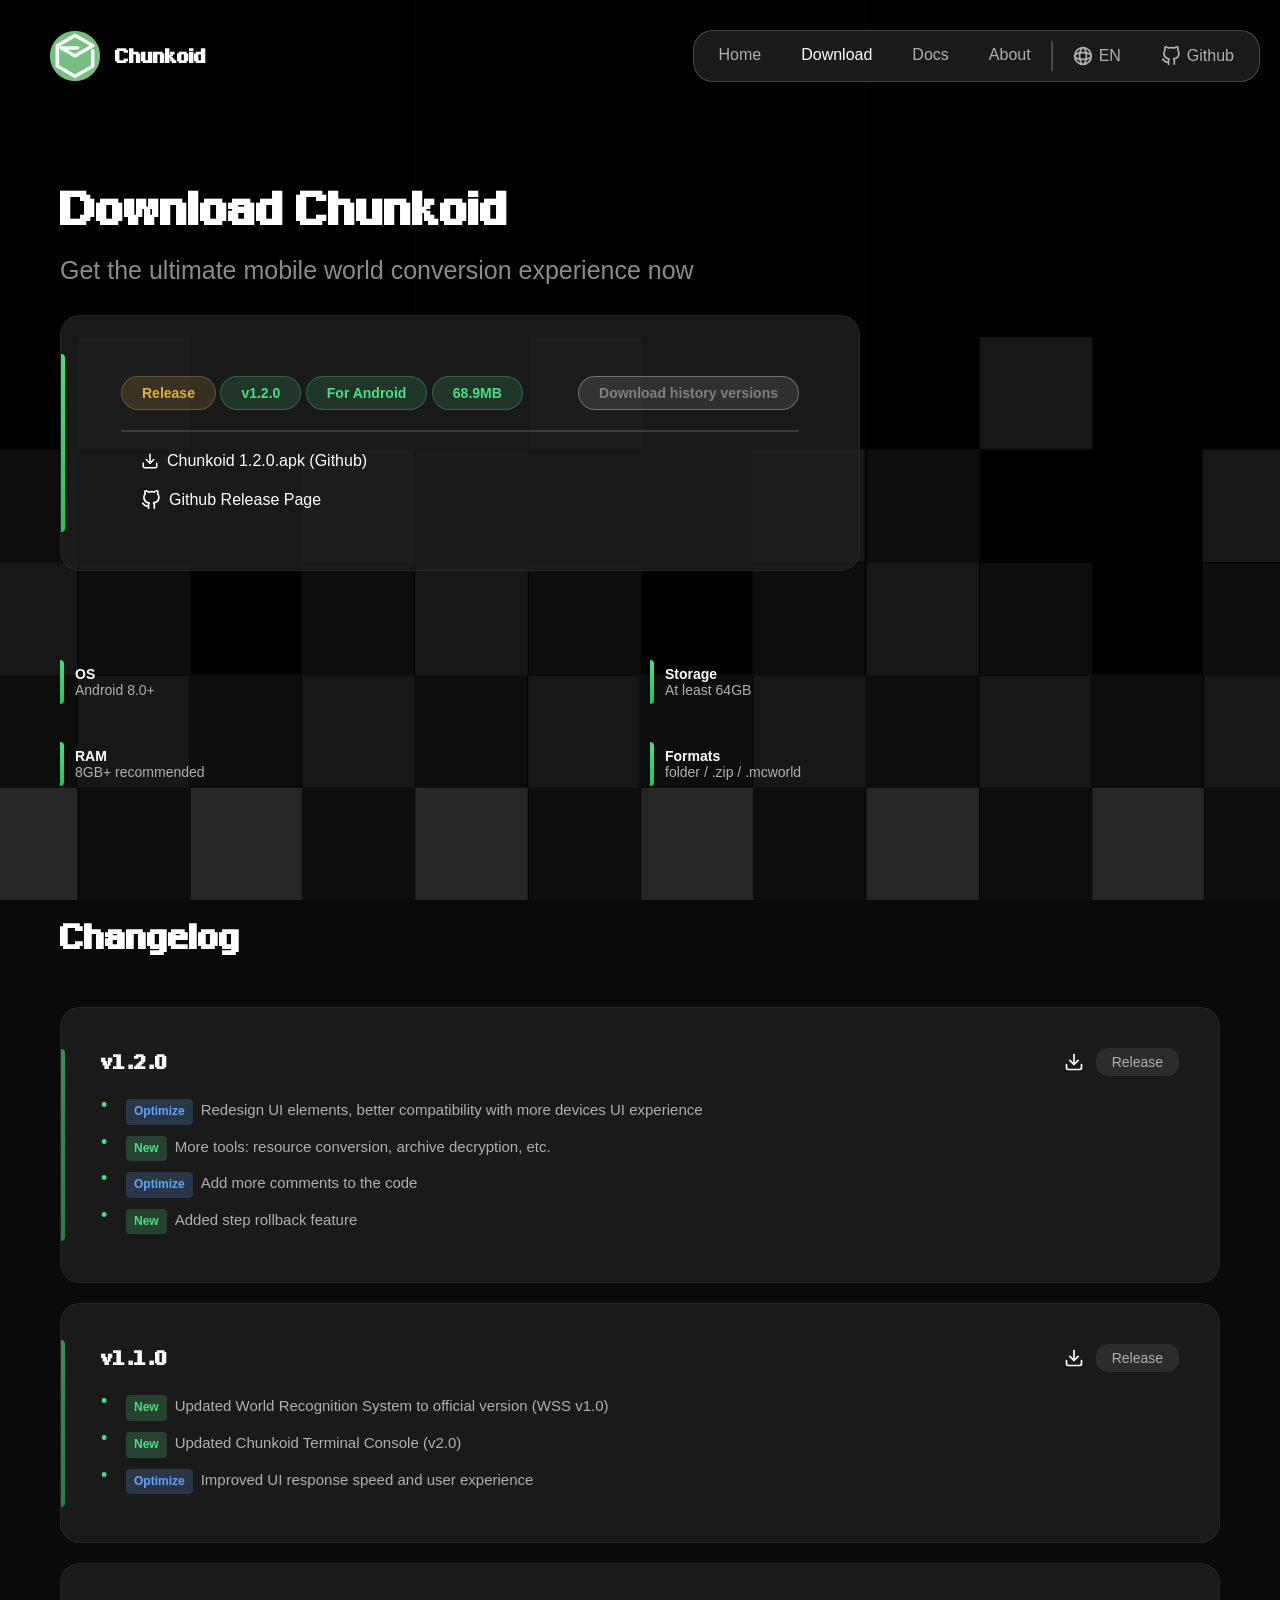
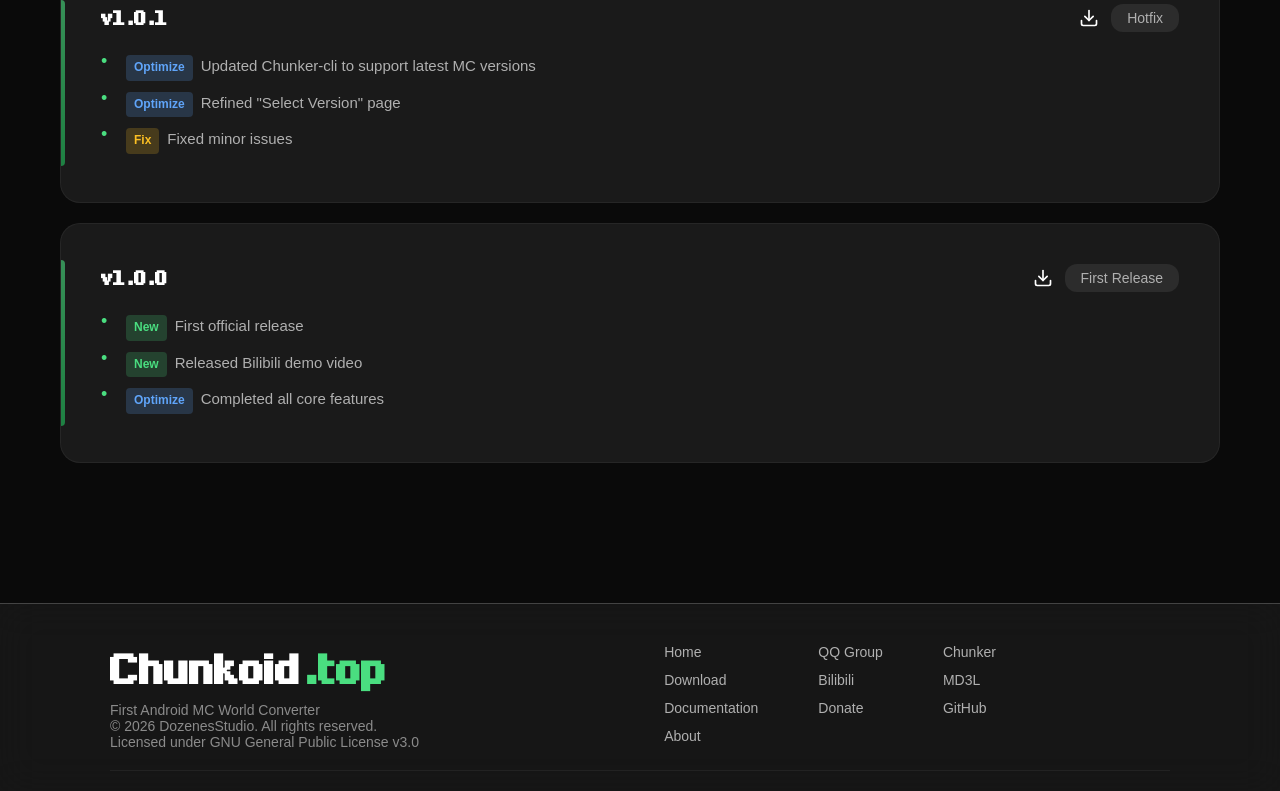
<file: website/en/download-en.html>
<!DOCTYPE html>
<html lang="en">
<head>
    <meta charset="UTF-8">
    <meta name="viewport" content="width=device-width, initial-scale=1.0">
    <title>Download Chunkoid - The First Android MC World Converter</title>
    <link rel="icon" type="image/png" href="../drawable/logo.png">
    <link rel="stylesheet" href="../download.css">
</head>
<body>
    <div class="container floating-nav-active">
        <a href="../index.html" class="back-btn">
            <svg viewBox="0 0 24 24" fill="none" stroke="currentColor" stroke-width="2" stroke-linecap="round" stroke-linejoin="round">
                <line x1="19" y1="12" x2="5" y2="12"/>
                <polyline points="12 19 5 12 12 5"/>
            </svg>
        </a>
        <header class="floating-header">
            <div class="logo-area">
                <img src="../drawable/logo.png" alt="Chunkoid Logo" class="logo">
                <a href="index-en.html" class="logo-text">Chunkoid</a>
            </div>
            <nav class="nav-links">
                <a href="../en/index-en.html">Home</a>
                <span style="color: #ffffff;">Download</span>
                <a href="../docs/index-en.html">Docs</a>
                <a href="../en/about-en.html">About</a>
                <hr style="border-color: #ffffff40; margin: -5px -20px;">
                <a href="../download.html" class="lang-link">
                    <svg alt="Language" class="lang-icon" viewBox="0 0 24 24" fill="none" stroke="currentColor" stroke-width="2" stroke-linecap="round" stroke-linejoin="round" style="width: 20px; height: 20px;">
                        <circle cx="12" cy="12" r="10"/>
                        <ellipse cx="12" cy="12" rx="4" ry="10"/>
                        <ellipse cx="12" cy="12" rx="10" ry="4"/>
                    </svg>
                    EN
                </a>
                <a href="https://github.com/DozenesStudio/Chunkoid" class="github-link">
                    <svg alt="Github" class="github-icon" viewBox="0 0 24 24" fill="none" stroke="currentColor" stroke-width="2" stroke-linecap="round" stroke-linejoin="round" style="width: 20px; height: 20px;">
                        <path d="M9 19c-5 1.5-5-2.5-7-3m14 6v-3.87a3.37 3.37 0 0 0-.94-2.61c3.14-.35 6.44-1.54 6.44-7A5.44 5.44 0 0 0 20 4.77 5.07 5.07 0 0 0 19.91 1S18.73.65 16 2.48a13.38 13.38 0 0 0-7 0C6.27.65 5.09 1 5.09 1A5.07 5.07 0 0 0 5 4.77a5.44 5.44 0 0 0-1.5 3.78c0 5.42 3.3 6.61 6.44 7A3.37 3.37 0 0 0 9 18.13V22"/>
                    </svg>
                    Github
                </a>
            </nav>
        </header>

        <div class="spacer"></div>

        <section class="download-main">
            <h1 class="download-title">Download Chunkoid</h1>
            <h2 class="download-desc">Get the ultimate mobile world conversion experience now</h2>
            <div class="download-card">
                <a class="version-release-badge">Release</a>
                <span class="version-badge">v1.2.0</span>
                <span class="version-badge">For Android</span>
                <span class="version-badge">68.9MB</span>
                <a  class="version-link" href="#version">Download history versions</a>
                <hr style="margin: 20px 0; border: 1px solid #ffffff22;">
                <div class="download-links">
                    <a href="https://github.com/DozenesStudio/Chunkoid/releases/download/1.2.0/Chunkoid.1.2.0.apk" class="download-link">
                        <svg class="download-icon" viewBox="0 0 24 24" fill="none" stroke="currentColor" stroke-width="2" stroke-linecap="round" stroke-linejoin="round">
                            <path d="M21 15v4a2 2 0 0 1-2 2H5a2 2 0 0 1-2-2v-4"/>
                            <polyline points="7 10 12 15 17 10"/>
                            <line x1="12" y1="15" x2="12" y2="3"/>
                        </svg>
                        Chunkoid 1.2.0.apk (Github)
                    </a>
                    <a href="https://github.com/DozenesStudio/Chunkoid/releases" class="download-link">
                        <svg class="download-icon" viewBox="0 0 24 24" fill="none" stroke="currentColor" stroke-width="2" stroke-linecap="round" stroke-linejoin="round" style="width: 20px; height: 20px;">
                            <path d="M9 19c-5 1.5-5-2.5-7-3m14 6v-3.87a3.37 3.37 0 0 0-.94-2.61c3.14-.35 6.44-1.54 6.44-7A5.44 5.44 0 0 0 20 4.77 5.07 5.07 0 0 0 19.91 1S18.73.65 16 2.48a13.38 13.38 0 0 0-7 0C6.27.65 5.09 1 5.09 1A5.07 5.07 0 0 0 5 4.77a5.44 5.44 0 0 0-1.5 3.78c0 5.42 3.3 6.61 6.44 7A3.37 3.37 0 0 0 9 18.13V22"/>
                        </svg>
                        Github Release Page
                    </a>    
                </div>
            </div>
        </section>

            <section class="requirements-section">
                <div class="requirements-list">
                    <div class="requirement-item">
                        <span class="requirement-text"><strong>OS</strong><br>Android 8.0+</span>
                    </div>
                    <div class="requirement-item">
                        <span class="requirement-text"><strong>Storage</strong><br>At least 64GB</span>
                    </div>
                    <div class="requirement-item">
                        <span class="requirement-text"><strong>RAM</strong><br>8GB+ recommended</span>
                    </div>
                    <div class="requirement-item">
                        <span class="requirement-text"><strong>Formats</strong><br>folder / .zip / .mcworld</span>
                    </div>
                </div>
        </section>

        <section id="version" class="changelog-section">
            <h2 class="changelog-title">Changelog</h2>   
            <div class="changelog-card">
                <div class="changelog-header" style="display: flex; justify-content: space-between; align-items: center;">
                    <span class="changelog-version">v1.2.0</span>
                    <div style="display: flex; align-items: center; gap: 12px;">
                        <a href="https://github.com/DozenesStudio/Chunkoid/releases/download/1.2.0/Chunkoid.1.2.0.apk" class="download-link">  
                            <svg class="download-icon" viewBox="0 0 24 24" fill="none" stroke="currentColor" stroke-width="2" stroke-linecap="round" stroke-linejoin="round" style="width: 20px; height: 20px;">
                                <path d="M21 15v4a2 2 0 0 1-2 2H5a2 2 0 0 1-2-2v-4"/>
                                <polyline points="7 10 12 15 17 10"/>
                                <line x1="12" y1="15" x2="12" y2="3"/>
                            </svg>
                        </a>
                        <span class="changelog-date">Release</span>
                    </div>
                </div>
                <div class="changelog-content">
                    <ul>
                        <li><span class="changelog-tag tag-opt">Optimize</span>Redesign UI elements, better compatibility with more devices UI experience</li>
                        <li><span class="changelog-tag tag-new">New</span>More tools: resource conversion, archive decryption, etc.</li>
                        <li><span class="changelog-tag tag-opt">Optimize</span>Add more comments to the code</li>
                        <li><span class="changelog-tag tag-new">New</span>Added step rollback feature</li>
                    </ul>
                </div>
            </div>

            <div class="changelog-card">
                <div class="changelog-header" style="display: flex; justify-content: space-between; align-items: center;">
                    <span class="changelog-version">v1.1.0</span>
                    <div style="display: flex; align-items: center; gap: 12px;">
                        <a href="https://github.com/DozenesStudio/Chunkoid/releases/download/1.1.0/Chunkoid.1.1.0.apk" class="download-link">  
                            <svg class="download-icon" viewBox="0 0 24 24" fill="none" stroke="currentColor" stroke-width="2" stroke-linecap="round" stroke-linejoin="round" style="width: 20px; height: 20px;">
                                <path d="M21 15v4a2 2 0 0 1-2 2H5a2 2 0 0 1-2-2v-4"/>
                                <polyline points="7 10 12 15 17 10"/>
                                <line x1="12" y1="15" x2="12" y2="3"/>
                            </svg>
                        </a>
                        <span class="changelog-date">Release</span>
                    </div>
                </div>
                <div class="changelog-content">
                    <ul>
                        <li><span class="changelog-tag tag-new">New</span>Updated World Recognition System to official version (WSS v1.0)</li>
                        <li><span class="changelog-tag tag-new">New</span>Updated Chunkoid Terminal Console (v2.0)</li>
                        <li><span class="changelog-tag tag-opt">Optimize</span>Improved UI response speed and user experience</li>
                    </ul>
                </div>
            </div>

            <div class="changelog-card">
                <div class="changelog-header" style="display: flex; justify-content: space-between; align-items: center;">
                    <span class="changelog-version">v1.0.1</span>
                    <div style="display: flex; align-items: center; gap: 12px;">
                        <a href="https://github.com/DozenesStudio/Chunkoid/releases/download/Hotfix/Chunker-1.0.1-Hotfix.1.apk" class="download-link">  
                            <svg class="download-icon" viewBox="0 0 24 24" fill="none" stroke="currentColor" stroke-width="2" stroke-linecap="round" stroke-linejoin="round" style="width: 20px; height: 20px;">
                                <path d="M21 15v4a2 2 0 0 1-2 2H5a2 2 0 0 1-2-2v-4"/>
                                <polyline points="7 10 12 15 17 10"/>
                                <line x1="12" y1="15" x2="12" y2="3"/>
                            </svg>
                        </a>
                        <span class="changelog-date">Hotfix</span>
                    </div>
                </div>
                <div class="changelog-content">
                    <ul>
                        <li><span class="changelog-tag tag-opt">Optimize</span>Updated Chunker-cli to support latest MC versions</li>
                        <li><span class="changelog-tag tag-opt">Optimize</span>Refined "Select Version" page</li>
                        <li><span class="changelog-tag tag-fix">Fix</span>Fixed minor issues</li>
                    </ul>
                </div>
            </div>

            <div class="changelog-card">
                <div class="changelog-header" style="display: flex; justify-content: space-between; align-items: center;">
                    <span class="changelog-version">v1.0.0</span>
                    <div style="display: flex; align-items: center; gap: 12px;">
                        <a href="https://github.com/DozenesStudio/Chunkoid/releases/download/Release/Chunkoid.1.0.0.apk" class="download-link">  
                            <svg class="download-icon" viewBox="0 0 24 24" fill="none" stroke="currentColor" stroke-width="2" stroke-linecap="round" stroke-linejoin="round" style="width: 20px; height: 20px;">
                                <path d="M21 15v4a2 2 0 0 1-2 2H5a2 2 0 0 1-2-2v-4"/>
                                <polyline points="7 10 12 15 17 10"/>
                                <line x1="12" y1="15" x2="12" y2="3"/>
                            </svg>
                        </a>
                        <span class="changelog-date">First Release</span>
                    </div>
                </div>
                <div class="changelog-content">
                    <ul>
                        <li><span class="changelog-tag tag-new">New</span>First official release</li>
                        <li><span class="changelog-tag tag-new">New</span>Released Bilibili demo video</li>
                        <li><span class="changelog-tag tag-opt">Optimize</span>Completed all core features</li>
                    </ul>
                </div>
            </div>
        </section>

        <div class="footer-container">
            <div class="divider-wrapper">
                <hr>
            </div>
            <div class="footer-content">
                <div class="footer-row">
                    <div class="footer-left">
                        <div class="footer-logo">Chunkoid<span class="domain">.top</span></div>
                        <div class="footer-slogan">First Android MC World Converter</div>
                        <div class="footer-slogan">&copy; 2026 DozenesStudio. All rights reserved.</div>
                        <div class="footer-slogan">Licensed under GNU General Public License v3.0</div>
                    </div>

                    <div class="footer-center">
                        <div class="footer-column">
                            <a href="../en/index-en.html">Home</a>
                            <a href="../en/download-en.html">Download</a>
                            <a href="../docs/index-en.html">Documentation</a>
                            <a href="../en/about-en.html">About</a>
                        </div>

                        <div class="footer-column">
                            <a href="about-en.html">QQ Group</a>
                            <a href="about-en.html">Bilibili</a>
                            <a href="about-en.html">Donate</a>
                        </div>

                        <div class="footer-column">
                            <a href="https://chunker.app">Chunker</a>
                            <a href="https://md3l.top">MD3L</a>
                            <a href="https://github.com/DozenesStudio/Chunkoid">GitHub</a>
                        </div>
                    </div>                      
                </div>
                <div class="footer-line">
                </div>
            </div>
        </div>
    </div>
</body>
</html>
</file>
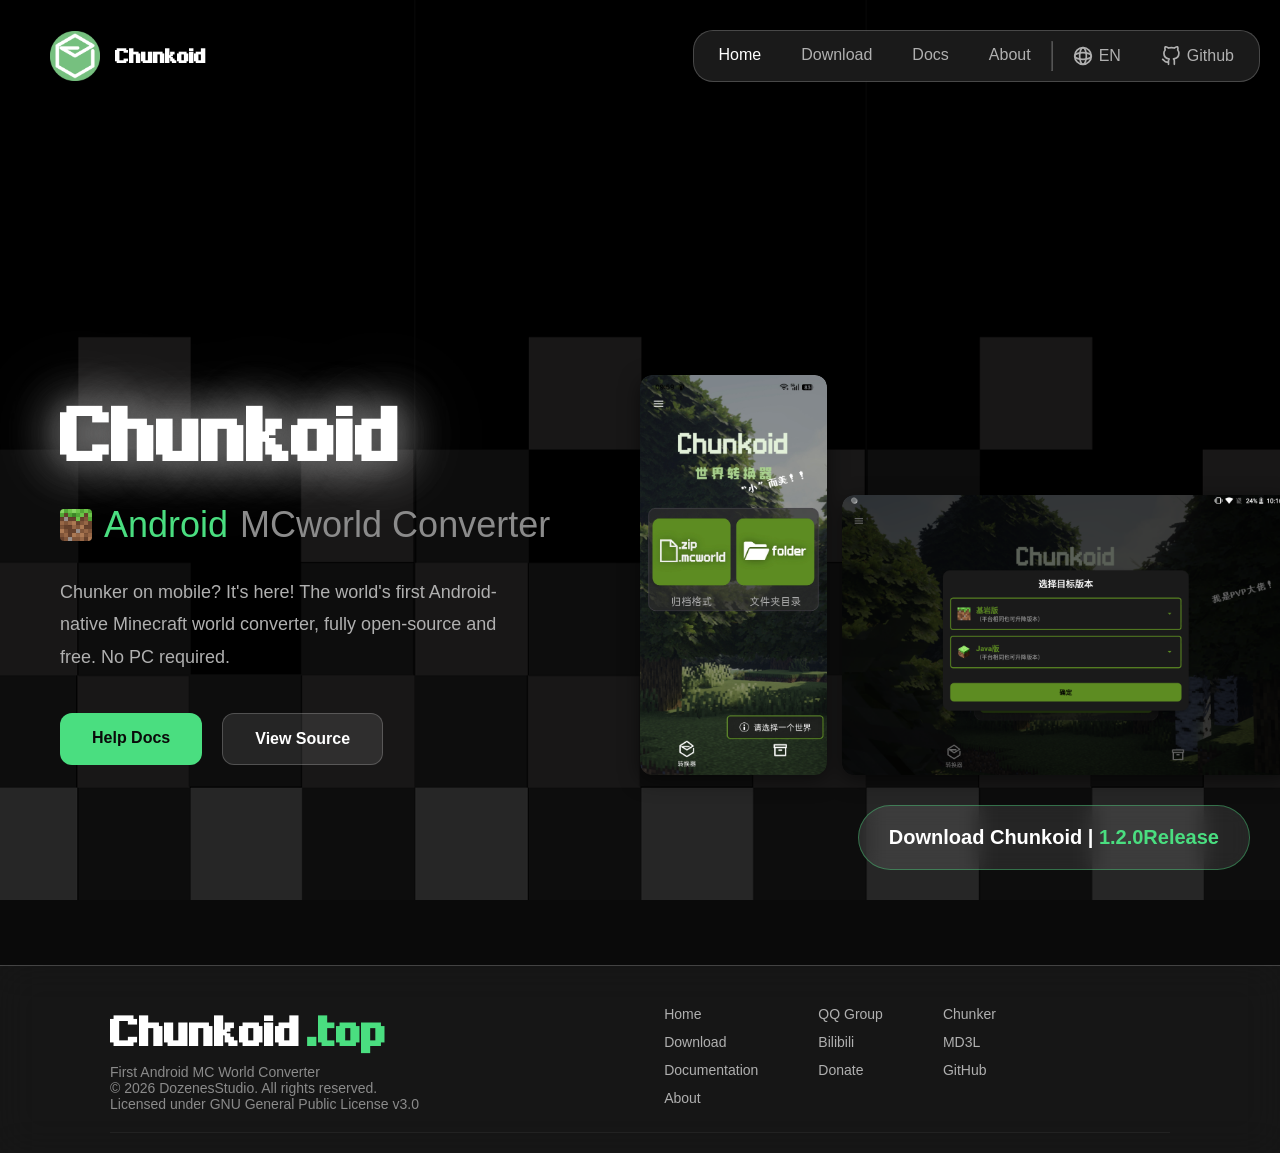
<file: website/en/index-en.html>
<!DOCTYPE html>
<html lang="en">
<head>
    <meta charset="UTF-8">
    <meta name="viewport" content="width=device-width, initial-scale=1.0">
    <title>Chunkoid - The First Android MC World Converter</title>
    <link rel="icon" type="image/png" href="../drawable/logo.png">
    <link rel="stylesheet" href="../main.css">
</head>
<body>
    <!-- 移动端导航按钮 -->
    <div class="menu-toggle" onclick="toggleSidebar()">
        <svg viewBox="0 0 24 24" fill="none" stroke="currentColor" stroke-width="2" stroke-linecap="round" stroke-linejoin="round">
            <line x1="3" y1="6" x2="21" y2="6"/>
            <line x1="3" y1="12" x2="21" y2="12"/>
            <line x1="3" y1="18" x2="21" y2="18"/>
        </svg>
    </div>

    <!-- 移动端侧边栏遮罩层 -->
    <div class="sidebar-overlay" id="sidebarOverlay" onclick="toggleSidebar()"></div>

    <!-- 移动端侧边栏 -->
    <div class="sidebar" id="sidebar">
        <a href="download-en.html">
            <svg class="download-icon" viewBox="0 0 24 24" fill="none" stroke="currentColor" stroke-width="2" stroke-linecap="round" stroke-linejoin="round">
                <path d="M21 15v4a2 2 0 0 1-2 2H5a2 2 0 0 1-2-2v-4"/>
                <polyline points="7 10 12 15 17 10"/>
                <line x1="12" y1="15" x2="12" y2="3"/>
            </svg>
            Download
        </a>
        <a href="../docs/index-en.html">
            <svg viewBox="0 0 24 24" fill="none" stroke="currentColor" stroke-width="2" stroke-linecap="round" stroke-linejoin="round">
                <path d="M14 2H6a2 2 0 0 0-2 2v16a2 2 0 0 0 2 2h12a2 2 0 0 0 2-2V8z"/>
                <polyline points="14 2 14 8 20 8"/>
                <line x1="16" y1="13" x2="8" y2="13"/>
                <line x1="16" y1="17" x2="8" y2="17"/>
                <polyline points="10 9 9 9 8 9"/>
            </svg>
            Documentation
        </a>
        <a href="about-en.html">
            <svg viewBox="0 0 24 24" fill="none" stroke="currentColor" stroke-width="2" stroke-linecap="round" stroke-linejoin="round">
                <circle cx="12" cy="12" r="10"/>
                <path d="M8.5 14.5A2.5 2.5 0 0 0 10.5 12A2.5 2.5 0 0 0 8.5 9.5A2.5 2.5 0 0 0 11 7.5"/>
                <path d="M15.5 9.5C16.3 9.5 17 10.2 17 11"/>
            </svg>
            About
        </a>
        <a href="../index.html">
            <svg alt="Language" class="lang-icon" viewBox="0 0 24 24" fill="none" stroke="currentColor" stroke-width="2" stroke-linecap="round" stroke-linejoin="round">
                <circle cx="12" cy="12" r="10"/>
                <ellipse cx="12" cy="12" rx="4" ry="10"/>
                <ellipse cx="12" cy="12" rx="10" ry="4"/>
            </svg>
            English
        </a>
        <a href="https://github.com/DozenesStudio/Chunkoid">
            <svg alt="Github" class="github-icon" viewBox="0 0 24 24" fill="none" stroke="currentColor" stroke-width="2" stroke-linecap="round" stroke-linejoin="round">
                <path d="M9 19c-5 1.5-5-2.5-7-3m14 6v-3.87a3.37 3.37 0 0 0-.94-2.61c3.14-.35 6.44-1.54 6.44-7A5.44 5.44 0 0 0 20 4.77 5.07 5.07 0 0 0 19.91 1S18.73.65 16 2.48a13.38 13.38 0 0 0-7 0C6.27.65 5.09 1 5.09 1A5.07 5.07 0 0 0 5 4.77a5.44 5.44 0 0 0-1.5 3.78c0 5.42 3.3 6.61 6.44 7A3.37 3.37 0 0 0 9 18.13V22"/>
            </svg>
            Github
        </a>
    </div>

    <div class="container floating-nav-active">
        <header class="floating-header">
            <div class="logo-area">
                <img src="../drawable/logo.png" alt="Chunkoid Logo" class="logo">
                <a href="index-en.html" class="logo-text">Chunkoid</a>
            </div>
            <nav class="nav-links">
                <span style="color: #ffffff;">Home</span>
                <a href="download-en.html">Download</a>
                <a href="../docs/index-en.html">Docs</a>
                <a href="about-en.html">About</a>
                <hr style="border-color: #ffffff40; margin: -5px -20px;">
                <a href="../index.html" class="lang-link">
                    <svg alt="Language" class="lang-icon" viewBox="0 0 24 24" fill="none" stroke="currentColor" stroke-width="2" stroke-linecap="round" stroke-linejoin="round" style="width: 20px; height: 20px;">
                        <circle cx="12" cy="12" r="10"/>
                        <ellipse cx="12" cy="12" rx="4" ry="10"/>
                        <ellipse cx="12" cy="12" rx="10" ry="4"/>
                    </svg>
                    EN
                </a>
                <a href="https://github.com/DozenesStudio/Chunkoid" class="github-link">
                    <svg alt="Github" class="github-icon" viewBox="0 0 24 24" fill="none" stroke="currentColor" stroke-width="2" stroke-linecap="round" stroke-linejoin="round" style="width: 20px; height: 20px;">
                        <path d="M9 19c-5 1.5-5-2.5-7-3m14 6v-3.87a3.37 3.37 0 0 0-.94-2.61c3.14-.35 6.44-1.54 6.44-7A5.44 5.44 0 0 0 20 4.77 5.07 5.07 0 0 0 19.91 1S18.73.65 16 2.48a13.38 13.38 0 0 0-7 0C6.27.65 5.09 1 5.09 1A5.07 5.07 0 0 0 5 4.77a5.44 5.44 0 0 0-1.5 3.78c0 5.42 3.3 6.61 6.44 7A3.37 3.37 0 0 0 9 18.13V22"/>
                    </svg>
                    Github
                </a>
            </nav>
        </header>

        <div class="spacer"></div>

        <section class="hero-section">
            <div class="hero-text">
                <h1 class="hero-title">Chunkoid</h1>
                <p class="hero-subtitle">
                    <img src="../drawable/mc_logo.png" alt="Minecraft" class="mc-icon">
                    <span style="color:#4ade80;">Android</span>MCworld Converter
                </p>
                <p class="hero-desc">
                    Chunker on mobile? It's here! The world's first Android-native Minecraft world converter, fully open-source and free. No PC required.
                </p>
                <div class="cta-buttons">
                    <a href="docs/index-en.html" class="btn btn-primary">Help Docs</a>
                    <a href="https://github.com/DozenesStudio/Chunkoid" class="btn btn-secondary">View Source</a>
                </div>
            </div>

            <div class="hero-images">
                <div class="image-card phone">
                    <img src="../drawable/phone.jpg" alt="Phone Screenshot">
                    <div class="image-overlay">
                        <span class="image-label">Phone Preview</span>
                    </div>
                </div>
                <div class="image-card tablet">
                    <img src="../drawable/pad.png" alt="Tablet Screenshot">
                    <div class="image-overlay">
                        <span class="image-label">Tablet Preview</span>
                    </div>
                </div>
            </div>
        </section>

        <div class="footer-container">
            <div class="divider-wrapper">
                <hr>
            </div>
            <div class="footer-content">
                <div class="footer-row">
                    <div class="footer-left">
                        <div class="footer-logo">Chunkoid<span class="domain">.top</span></div>
                        <div class="footer-slogan">First Android MC World Converter</div>
                        <div class="footer-slogan">&copy; 2026 DozenesStudio. All rights reserved.</div>
                        <div class="footer-slogan">Licensed under GNU General Public License v3.0</div>
                    </div>

                    <div class="footer-center">
                        <div class="footer-column">
                            <a href="../en/index-en.html">Home</a>
                            <a href="../en/download-en.html">Download</a>
                            <a href="../docs/index-en.html">Documentation</a>
                            <a href="../en/about-en.html">About</a>
                        </div>

                        <div class="footer-column">
                            <a href="../en/about-en.html">QQ Group</a>
                            <a href="../en/about-en.html">Bilibili</a>
                            <a href="../en/about-en.html">Donate</a>
                        </div>

                        <div class="footer-column">
                            <a href="https://chunker.app">Chunker</a>
                            <a href="https://md3l.top">MD3L</a>
                            <a href="https://github.com/DozenesStudio/Chunkoid">GitHub</a>
                        </div>
                    </div>                      
                </div>
                <div class="footer-line">
                </div>
            </div>
        </div>

        <a href="download-en.html" class="fixed-download-btn">
            <span>Download Chunkoid</span>
            <span style="color: #ffffff;">|</span>
            <span style="color: #4ade80;">1.2.0Release</span>
        </a>

    </div>

    <script>
        // 侧边栏开关逻辑
        function toggleSidebar() {
            document.getElementById('sidebar').classList.toggle('active');
            document.getElementById('sidebarOverlay').classList.toggle('active');
        }
    </script>
</body>
</html>
</file>
<file: website/main.css>
/* ==================== 自定义字体 ==================== */
/* 引入自定义像素字体 UranusPixel，用于标题和Logo显示，增强游戏风格 */
@font-face {
    font-family: 'UranusPixel';         /* 字体名称，后续可通过 font-family 引用 */
    src: url('drawable/uranus_pixel_11px.ttf') format('truetype');  /* 字体文件路径及格式 */
}

/* ==================== 全局重置样式 ==================== */
/* 使用通配符选择器重置所有元素的默认样式，确保跨浏览器一致性 */
* {
    margin: 0;                    /* 清除默认外边距 */
    padding: 0;                   /* 清除默认内边距 */
    box-sizing: border-box;        /* 采用边框盒模型，padding和border不影响元素总宽度 */
}

/* ==================== 页面基础样式 ==================== */
/* 定义整个页面的基础样式，包括背景、字体、文字颜色 */
body {
    font-family: 'Segoe UI', Tahoma, Geneva, Verdana, sans-serif;  /* 首选Segoe UI字体，兼容各平台 */
    background: #0a0a0a url('drawable/bg.png') no-repeat center center fixed;  /* 深色背景+背景图，居中固定 */
    background-size: cover;       /* 背景图覆盖整个容器 */
    min-height: 100vh;            /* 最小高度为视口高度，确保页面至少占满一屏 */
    color: #e0e0e0;              /* 默认文字颜色为浅灰色 */
}

/* ==================== 开场动画 ==================== */
/* 核心动画 */
@keyframes fadeUp {
    0% { opacity: 0; transform: translateY(40px); }
    100% { opacity: 1; transform: translateY(0); }
}

/* 所有子元素依次出现 */
.container > * {
    opacity: 0;
    animation: fadeUp 0.7s cubic-bezier(0.22, 1, 0.36, 1) forwards;
}

/* 浮动导航栏不受开场动画影响 */
.container > header.floating-header {
    opacity: 1;
    animation: none;
}

/* 用 nth-child 控制延迟 */
.container > *:nth-child(1) { animation-delay: 0.05s; }
.container > *:nth-child(2) { animation-delay: 0.15s; }
.container > *:nth-child(3) { animation-delay: 0.25s; }
.container > *:nth-child(4) { animation-delay: 0.35s; }
.container > *:nth-child(5) { animation-delay: 0.45s; }
.container > *:nth-child(6) { animation-delay: 0.55s; }
.container > *:nth-child(7) { animation-delay: 0.65s; }
.container > *:nth-child(8) { animation-delay: 0.75s; }

/* 关于页面卡片依次从下往上出现 */
.about-card {
    opacity: 0;
    animation: fadeUp 0.7s cubic-bezier(0.22, 1, 0.36, 1) forwards;
}

.about-card:nth-child(1) { animation-delay: 0.3s; }
.about-card:nth-child(2) { animation-delay: 0.4s; }
.about-card:nth-child(3) { animation-delay: 0.5s; }
.about-card:nth-child(4) { animation-delay: 0.6s; }
.about-card:nth-child(5) { animation-delay: 0.7s; }

/* ==================== 容器样式 ==================== */
/* 页面主容器，控制内容最大宽度和内外边距，使内容居中显示 */
.container {
    max-width: 1400px;            /* 内容最大宽度1400px，防止过宽屏幕内容太松散 */
    margin: 0 auto;               /* 水平居中 */
    padding: 40px 60px;           /* 上下40px，左右60px内边距 */
}

/* ==================== 头部浮动岛导航栏 ==================== */
/* 固定在顶部的浮动导航栏容器，不含毛玻璃效果 */
header.floating-header {
    position: fixed;
    top: 30px;
    left: 50px;
    right: 20px;
    z-index: 1000;
    backdrop-filter: none;
    -webkit-backdrop-filter: none;
    background: none;
    border: none;
    border-radius: 0;
    padding: 0;
    margin-bottom: 0;
}

/* 浮动导航栏激活时，容器顶部留出补偿空间 */
.floating-nav-active {
    padding-top: 90px;
}

/* 浮动导航栏中导航链接单独毛玻璃胶囊 */
header.floating-header .nav-links {
    backdrop-filter: blur(12px);
    -webkit-backdrop-filter: blur(12px);
    background: hsla(0, 0%, 100%, 0.1);
    border: 1px solid rgba(255, 255, 255, 0.2);
    border-radius: 20px;
    padding: 15px 25px;
}

/* ==================== 头部导航 ==================== */
/* 页面顶部区域，包含Logo和导航链接，采用Flex布局实现两端对齐 */
header {
    display: flex;                /* Flex布局 */
    justify-content: space-between;  /* Logo左对齐，导航右对齐 */
    align-items: center;          /* 垂直居中 */
    padding: 20px 0;             /* 上下20px内边距 */
    margin-bottom: 80px;          /* 底部80px外边距，与下方内容区域分隔 */
}

/* Logo区域（图标+文字），Flex布局使图标和文字水平排列 */
.logo-area {
    display: flex;                /* Flex布局 */
    align-items: center;          /* 垂直居中 */
    gap: 15px;                   /* 图标与文字间距15px */
}

/* Logo图标样式 */
.logo {
    width: 50px;                  /* 宽度50px */
    height: 50px;                 /* 高度50px */
    border-radius: 12px;          /* 12px圆角，使图标呈圆角矩形 */
}

/* Logo文字样式 */
.logo-text {
    font-size: 24px;              /* 字体大小24px */
    font-weight: 700;            /* 字体粗细700（粗体） */
    color: #ffffff;              /* 白色文字 */
    text-decoration: none;        /* 去掉下划线 */
    font-family: 'UranusPixel', 'Segoe UI', sans-serif;  /* 使用像素字体，降级为Segoe UI */
}

/* 导航链接容器，Flex布局使链接水平排列 */
.nav-links {
    display: flex;                /* Flex布局 */
    gap: 40px;                   /* 链接之间间距40px */
}

/* 导航链接样式 */
.nav-links a {
    color: #b0b0b0;              /* 灰色文字 */
    text-decoration: none;        /* 去掉下划线 */
    font-size: 16px;              /* 字体大小16px */
    transition: color 0.3s ease;  /* 颜色变化动画0.3秒 */
}

/* 导航链接悬停效果 */
.nav-links a:hover {
    color: #ffffff;              /* 悬停时变为白色 */
}

/* ==================== 关于页面卡片样式 ==================== */
/* 卡片容器，Flex布局横向排列 */
.about-cards-container {
    display: flex;
    gap: 15px;
    flex-wrap: wrap;
    justify-content: center;
}

/* 单个卡片基础样式 */
.about-card {
    width: 180px;
    height: 600px;
    border-radius: 12px;
    padding: 15px;
    display: flex;
    flex-direction: column;
    align-items: center;
    text-align: left;
    flex-shrink: 0;
    transition: transform 0.3s ease, box-shadow 0.3s ease;
}

/* 卡片悬停效果 */
.about-card:hover {
    transform: translateY(-5px);
    box-shadow: 0 10px 30px rgba(0, 0, 0, 0.3);
}

/* 卡片图标区域 */
.about-card .card-icon {
    width: 100%;
    flex: 0.5;
    display: flex;
    align-items: center;
    justify-content: center;
    gap: 8px;
}

/* 卡片图标大小 */
.about-card .card-icon svg {
    width: 32px;
    height: 32px;
    color: rgba(255, 255, 255, 0.9);
}

/* 卡片图标链接 */
.about-card .card-icon a {
    display: flex;
    align-items: center;
    justify-content: center;
}

/* 卡片分割线 */
.about-card hr {
    width: 100%;
    border: none;
    border-top: 1px solid rgba(255, 255, 255, 0.3);
    margin: 10px 0;
}

/* 卡片内容区域 */
.about-card .card-content {
    width: 100%;
    flex: 3;
    display: flex;
    flex-direction: column;
    justify-content: flex-start;
    color: #ffffff;
    font-size: 12px;
    overflow: hidden;
}

/* 卡片标题 */
.about-card .card-content h3 {
    font-size: 14px;
    font-weight: 600;
    margin: 0 0 8px 0;
    line-height: 1.3;
}

/* 卡片副标题 */
.about-card .card-content .card-subtitle {
    font-size: 11px;
    color: rgba(255, 255, 255, 0.7);
    margin: 0 0 8px 0;
}

/* 卡片正文 */
.about-card .card-content p {
    margin: 5px 0;
    line-height: 1.5;
    color: rgba(255, 255, 255, 0.8);
}

/* 卡片按钮 */
.about-card .card-content .read-btn {
    color: #ffffff;
    text-decoration: underline;
    cursor: pointer;
    font-size: 12px;
    margin: 5px 0;
}

/* QQ群号显示 */
.about-card .card-content .qq-group-number {
    font-size: 20px;
    font-weight: bold;
    color: #ffffff;
    margin: 10px 0;
}

/* 卡片注意事项标题 */
.about-card .card-content .card-notice {
    font-weight: 600;
    margin-top: 10px;
    color: #ffffff;
}

/* 卡片列表 */
.about-card .card-content .card-list {
    margin: 5px 0 0 15px;
    padding: 0;
    list-style: disc;
}

.about-card .card-content .card-list li {
    margin: 3px 0;
    line-height: 1.4;
    color: rgba(255, 255, 255, 0.7);
}

/* 卡片按钮组 */
.about-card .card-content .card-buttons {
    display: flex;
    gap: 8px;
    margin-top: 10px;
}

/* 卡片内按钮 */
.about-card .card-content .card-btn {
    padding: 4px 10px;
    border-radius: 4px;
    font-size: 11px;
    text-decoration: none;
    color: #ffffff;
    background: rgba(255, 255, 255, 0.2);
    transition: background 0.3s ease;
}

.about-card .card-content .card-btn:hover {
    background: rgba(255, 255, 255, 0.3);
}

/* 卡片背景色 */
.card-qq {
    background: linear-gradient(135deg, #4d84b5 0%, #16a2a9 100%);
    text-decoration: none;
}

.card-bilibili {
    background: linear-gradient(135deg, #8c5aba 0%, #db7aaa 100%);
    text-decoration: none;
}

.card-github {
    background: linear-gradient(135deg, #45b16d 0%, #388554 100%);
    text-decoration: none;
}

.card-donation {
    background: linear-gradient(135deg, #8771ba 0%, #7153a5 100%);
    text-decoration: none;
}

.card-email {
    background: linear-gradient(135deg, #6b7280 0%, #4b5563 100%);
    text-decoration: none;
}

/* ==================== 主视觉区域 (Hero) ==================== */
/* 语言切换链接 */
.lang-link {
    display: flex;                /* Flex布局 */
    align-items: center;          /* 垂直居中 */
    gap: 6px;                    /* 图标与文字间距6px */
}

/* 语言图标 */
.lang-icon {
    width: 20px;                  /* 宽度20px */
    height: 20px;                 /* 高度20px */
}

/* ==================== GitHub链接样式 ==================== */
/* 导航栏中的GitHub链接 */
.github-link {
    display: flex;                /* Flex布局 */
    align-items: center;          /* 垂直居中 */
    gap: 6px;                    /* 图标与文字间距6px */
}

/* GitHub图标 */
.github-icon {
    width: 20px;                  /* 宽度20px */
    height: 20px;                 /* 高度20px */
}

/* ==================== 占位区域 ==================== */
/* 占位元素 */
.spacer {
    height: 10vh;
}

/* ==================== 主视觉区域 (Hero) ==================== */
/* 页面首屏核心展示区域，包含标题、描述和应用截图，Flex布局实现左右分栏 */
.hero-section {
    display: flex;                /* Flex布局 */
    justify-content: space-between;  /* 文字和图片左右分布 */
    align-items: center;          /* 垂直居中对齐 */
    min-height: calc(100vh - 200px);  /* 最小高度为视口高度减200px（Header+Footer高度） */
    gap: 60px;                   /* 文字与图片间距60px */
}

/* 文字内容区域 */
.hero-text {
    flex: 1;                     /* 占据剩余空间的1份 */
    max-width: 600px;            /* 最大宽度600px，防止文字过长 */
}

/* 主标题样式 */
.hero-title {
    font-size: 90px;              /* 超大字体90px，视觉冲击力强 */
    font-weight: 700;            /* 粗体 */
    color: #ffffff;              /* 白色 */
    line-height: 1.1;            /* 行高1.1，紧凑排版 */
    margin-bottom: 20px;          /* 底部20px间距 */
    font-family: 'UranusPixel', 'Segoe UI', sans-serif;  /* 像素字体 */
    text-shadow:                 /* 多层文字阴影，营造发光效果 */
        0 0 20px rgba(75, 75, 75, 0.8),
        0 0 40px rgba(188, 188, 188, 0.6),
        0 0 60px rgba(255, 255, 255, 0.4),
        0 0 80px rgba(255, 255, 255, 0.3),
        0 0 120px rgba(255, 255, 255, 0.2);
}

/* 副标题样式 */
.hero-subtitle {
    font-size: 36px;              /* 字体大小36px */
    font-weight: 400;            /* 正常粗细 */
    color: #8b8b8b;              /* 浅灰色 */
    margin-bottom: 30px;          /* 底部30px间距 */
    display: flex;                /* Flex布局 */
    align-items: center;          /* 垂直居中 */
    gap: 12px;                   /* 图标与文字间距12px */
}

/* Minecraft图标 */
.mc-icon {
    width: 32px;                  /* 宽度32px */
    height: 32px;                 /* 高度32px */
    border-radius: 4px;           /* 4px圆角 */
}

/* 描述文字样式 */
.hero-desc {
    font-size: 18px;              /* 字体大小18px */
    color: #b0b0b0;              /* 灰色 */
    line-height: 1.8;            /* 行高1.8，提高可读性 */
    margin-bottom: 40px;          /* 底部40px间距 */
    max-width: 450px;            /* 最大宽度450px */
}

/* 按钮组容器，Flex布局使按钮水平排列 */
.cta-buttons {
    display: flex;                /* Flex布局 */
    gap: 20px;                   /* 按钮间距20px */
    flex-wrap: wrap;              /* 空间不足时换行 */
}

/* ==================== 按钮基础样式 ==================== */
/* 通用按钮样式，定义按钮的基础外观 */
.btn {
    padding: 16px 32px;           /* 上下16px，左右32px内边距 */
    border: none;                 /* 无边框 */
    border-radius: 12px;          /* 12px圆角 */
    font-size: 16px;              /* 字体大小16px */
    font-weight: 600;            /* 半粗体 */
    cursor: pointer;              /* 鼠标指针变为手型 */
    transition: all 0.3s ease;    /* 所有属性变化动画0.3秒 */
    text-decoration: none;        /* 去掉下划线（链接按钮） */
    display: inline-block;        /* 行内块级元素 */
}

/* 主按钮（绿色），用于主要操作 */
.btn-primary {
    background: #4ade80;         /* 绿色背景 */
    color: #0a0a0a;              /* 深灰色文字 */
    font-weight: 700;            /* 粗体 */
}

/* 主按钮悬停效果 */
.btn-primary:hover {
    background: #22c55e;         /* 背景变深 */
    transform: translateY(-2px);  /* 向上移动2px */
    box-shadow: 0 8px 25px rgba(74, 222, 128, 0.3);  /* 添加绿色阴影 */
}

/* 次要按钮（半透明），用于次要操作 */
.btn-secondary {
    background: rgba(255, 255, 255, 0.1);  /* 白色10%透明度背景 */
    backdrop-filter: blur(12px);  /* 背景模糊效果（毛玻璃） */
    -webkit-backdrop-filter: blur(12px);  /* Safari浏览器兼容 */
    color: white;                /* 白色文字 */
    border: 1px solid rgba(255, 255, 255, 0.2);  /* 白色20%透明度边框 */
}

/* 次要按钮悬停效果 */
.btn-secondary:hover {
    background: rgba(255, 255, 255, 0.15);  /* 透明度增加到15% */
    transform: translateY(-2px);  /* 向上移动2px */
}

/* ==================== 占位区域 ==================== */
/* 占位元素 */
.spacer {
    height: 15vh;
}

/* ==================== Hero截图区域 ==================== */
/* 应用截图容器，展示手机和平板端效果 */
.hero-images {
    flex: 0.7;                   /* 占据剩余空间的0.7份 */
    max-width: 580px;            /* 最大宽度580px */
    display: flex;                /* Flex布局 */
    flex-direction: row;          /* 水平排列 */
    gap: 15px;                   /* 图片间距15px */
    align-items: flex-end;        /* 底部对齐，形成错落感 */
}

/* 图片卡片基础样式 */
.image-card {
    background: transparent;      /* 透明背景 */
    border-radius: 12px;          /* 12px圆角 */
    padding: 0;                   /* 无内边距 */
    box-shadow: 0 5px 20px rgba(0, 0, 0, 0.5);  /* 深色阴影 */
    border: none;                 /* 无边框 */
    overflow: hidden;             /* 隐藏溢出内容 */
    flex-shrink: 0;               /* 不缩小 */
}

/* 图片卡片内图片 */
.image-card img {
    width: auto;                  /* 宽度自适应 */
    height: 300px;               /* 高度300px */
    border-radius: 12px;          /* 12px圆角 */
    display: block;               /* 块级元素 */
    object-fit: contain;          /* 保持比例，不拉伸 */
    background: rgba(10, 10, 10, 0.9);  /* 深灰色背景 */
}

/* 手机截图高度 */
.image-card.phone img {
    height: 400px;               /* 手机截图更高，400px */
}

/* 平板截图高度 */
.image-card.tablet img {
    height: 280px;               /* 平板截图略矮，280px */
}

/* 图片悬停遮罩，覆盖在图片上方 */
.image-overlay {
    position: absolute;           /* 绝对定位 */
    top: 0;                      /* 顶部对齐 */
    left: 0;                     /* 左侧对齐 */
    width: 100%;                 /* 宽度100% */
    height: 100%;                /* 高度100% */
    background: rgba(0, 0, 0, 0.7);  /* 黑色70%透明度 */
    display: flex;                /* Flex布局 */
    align-items: center;          /* 垂直居中 */
    justify-content: center;      /* 水平居中 */
    opacity: 0;                  /* 默认透明 */
    transition: opacity 0.3s ease;  /* 透明度变化动画0.3秒 */
    border-radius: 12px;          /* 12px圆角 */
}

/* 图片遮罩标签文字 */
.image-label {
    color: #4ade80;              /* 绿色文字 */
    font-size: 18px;              /* 字体大小18px */
    font-weight: 600;            /* 半粗体 */
    text-shadow: 0 2px 8px rgba(0, 0, 0, 0.8);  /* 文字阴影 */
}

/* 图片卡片定位（需设为relative才能让overlay绝对定位） */
.image-card {
    position: relative;           /* 相对定位 */
}

/* 图片卡片悬停显示遮罩 */
.image-card:hover .image-overlay {
    opacity: 1;                  /* 悬停时显示遮罩 */
}

/* ==================== 页脚样式 ==================== */
/* 全屏分界线 */
.divider-wrapper {
    margin: 40px 0;
    position: relative;
    overflow: visible;
}

.divider-wrapper hr {
    border: none;
    height: 1px;
    background: rgba(255, 255, 255, 0.2);
    margin: 0;
    width: 100vw;
    position: relative;
    left: 50%;
    transform: translateX(-50%);
}

/* 分界线以下全部毛玻璃效果 */
.footer-container  {
    position: relative;
    left: 50%;
    right: 50%;
    margin-left: -50vw;
    margin-right: -50vw;
    margin-bottom: -50vw;
    width: 100vw;
    max-width: 100vw;
    background: rgba(255, 255, 255, 0.05);
    backdrop-filter: blur(20px);
    -webkit-backdrop-filter: blur(20px);
    padding:0px 50px;
    box-sizing: border-box;
}

/* 页脚内容区域 */
.footer-content {
    max-width: 1400px;           /* 内容最大宽度1400px */
    margin: 0 auto;              /* 水平居中 */
    padding: 0 60px;             /* 左右60px内边距 */
}

/* 页脚布局 - 三列 */
.footer-row {
    display: flex;               /* Flex布局 */
    justify-content: space-between;  /* 三列均匀分布 */
    align-items: flex-start;     /* 顶部对齐 */
    gap: 40px;                  /* 列间距40px */
}

/* 页脚左侧 - Logo区域 */
.footer-left {
    flex: 0.5;                    /* 占据1份空间 */
    min-width: 200px;           /* 最小宽度200px */
}

/* 页脚Logo文字 */
.footer-logo {
    font-size: 50px;             /* 字体大小50px */
    font-weight: 700;           /* 粗体 */
    font-family: 'UranusPixel', 'Segoe UI', sans-serif;  /* 像素字体 */
    color: #ffffff;             /* 白色文字 */
    margin-bottom: 8px;          /* 底部8px间距 */
}

/* 页脚Logo中的.top */
.footer-logo .domain {
    color: #4ade80;             /* 绿色文字 */
}

/* 页脚副标题 */
.footer-slogan {
    color: #8b8b8b;             /* 浅灰色文字 */
    font-size: 14px;             /* 字体大小14px */
}

/* 页脚中间 - 导航链接 */
.footer-center {
    flex: 1;                    /* 占据1份空间 */
    display: flex;               /* Flex布局 */
    justify-content: center;     /* 水平居中 */
    gap: 60px;                  /* 列间距60px */
}

/* 页脚导航列 */
.footer-column {
    display: flex;               /* Flex布局 */
    flex-direction: column;      /* 垂直排列 */
    gap: 12px;                  /* 链接间距12px */
}

/* 页脚导航链接 */
.footer-column a {
    color: #b0b0b0;             /* 灰色文字 */
    text-decoration: none;       /* 去掉下划线 */
    font-size: 14px;             /* 字体大小14px */
    transition: color 0.3s ease; /* 颜色变化动画0.3秒 */
    display: flex;               /* Flex布局 */
    align-items: center;         /* 垂直居中 */
    gap: 8px;                   /* 图标与文字间距8px */
}

/* 页脚导航链接悬停效果 */
.footer-column a:hover {
    color: #ffffff;             /* 悬停时变白色 */
}

/* 页脚图标 */
.footer-icon {
    width: 18px;                 /* 宽度18px */
    height: 18px;                /* 高度18px */
}

/* 底端细线 */
.footer-line {
    padding-top: 20px;           /* 顶部40px内边距 */
    margin-top: 20px;            /* 顶部40px外边距 */
    border-top: 1px solid rgba(255, 255, 255, 0.05);  /* 顶部细边框分隔 */
}

/* ==================== GitHub链接样式 ==================== */
/* 导航栏中的GitHub链接 */
.github-link {
    display: flex;                /* Flex布局 */
    align-items: center;          /* 垂直居中 */
    gap: 6px;                    /* 图标与文字间距6px */
}

/* GitHub图标 */
.github-icon {
    width: 20px;                  /* 宽度20px */
    height: 20px;                 /* 高度20px */
}

/* GitHub链接悬停图标变色 */
.github-link:hover .github-icon {
    color: #ffffff;              /* 悬停时图标变白色 */
}

/* ==================== 语言切换样式 ==================== */
/* 语言切换链接 */
.lang-link {
    display: flex;                /* Flex布局 */
    align-items: center;          /* 垂直居中 */
    gap: 6px;                    /* 图标与文字间距6px */
}

/* 语言图标 */
.lang-icon {
    width: 20px;                  /* 宽度20px */
    height: 20px;                 /* 高度20px */
}

/* ==================== 固定下载按钮 ==================== */
/* 页面底部固定显示的毛玻璃下载按钮，方便用户随时点击下载 */
.fixed-download-btn {
    position: fixed;              /* 固定定位，不随滚动移动 */
    bottom: 30px;                /* 距底部30px */
    right: 30px;                 /* 距右边缘30px */
    padding: 20px 30px;           /* 上下20px，左右30px内边距 */
    background: hsla(0, 0%, 100%, 0.1);  /* 白色1%透明度背景 */
    backdrop-filter: blur(10px);  /* 背景模糊效果（毛玻璃） */
    -webkit-backdrop-filter: blur(12px);  /* Safari浏览器兼容 */
    border: 1px solid rgba(74, 222, 128, 0.4);  /* 绿色40%透明度边框 */
    color: #ffffff;              /* 白色文字 */
    font-size: 20px;              /* 字体大小20px */
    font-weight: 700;            /* 粗体 */
    text-decoration: none;        /* 去掉下划线 */
    border-radius: 240px;         /* 240px超大圆角，呈胶囊状 */
    z-index: 1000;               /* 层级1000，确保显示在内容上方 */
    transition: all 0.3s ease;    /* 所有属性变化动画0.3秒 */
}

/* 固定下载按钮悬停效果 */
.fixed-download-btn:hover {
    background: rgba(74, 222, 128, 0.35);  /* 背景透明度增加到35% */
    transform: translateY(-2px);  /* 向上移动2px */
    box-shadow: 0 6px 25px rgba(74, 222, 128, 0.3);  /* 阴影增强 */
    border-color: rgba(74, 222, 128, 0.6);  /* 边框透明度增加到60% */
}

/* ==================== 响应式适配 (平板) ==================== */
/* 屏幕宽度 <= 1024px 时的样式，针对平板设备 */
@media (max-width: 1024px) {
    .hero-section {
        flex-direction: column;   /* Hero区域改为垂直排列 */
        text-align: center;       /* 文字居中 */
    }

    .hero-title {
        font-size: 60px;          /* 标题字体缩小到60px */
    }

    .hero-subtitle {
        font-size: 24px;          /* 副标题字体缩小到24px */
    }

    .hero-desc {
        margin: 0 auto 40px;      /* 描述文字居中，底部40px间距 */
    }

    .cta-buttons {
        justify-content: center;  /* 按钮组居中 */
    }
}

/* ==================== 移动端侧边栏 ==================== */
/* 导航按钮（默认隐藏，移动端显示） */
.menu-toggle {
    display: none;                /* 默认隐藏 */
}

/* 侧边栏遮罩层 */
.sidebar-overlay {
    display: none;                /* 默认隐藏 */
    position: fixed;              /* 固定定位 */
    top: 0;                       /* 顶部对齐 */
    left: 0;                      /* 左侧对齐 */
    width: 100%;                  /* 宽度100% */
    height: 100%;                 /* 高度100% */
    background: rgba(0, 0, 0, 0.5);  /* 黑色50%透明度 */
    z-index: 999;                 /* 层级999 */
}

/* 侧边栏遮罩层激活状态 */
.sidebar-overlay.active {
    display: block;               /* 显示遮罩 */
}

/* 侧边栏容器 */
.sidebar {
    position: fixed;              /* 固定定位 */
    top: 0;                       /* 顶部对齐 */
    right: 0;                     /* 右侧对齐 */
    width: 250px;                 /* 宽度250px */
    height: 100%;                 /* 高度100% */
    background: rgba(20, 20, 20, 0);  /* 深灰色90%透明度背景 */
    backdrop-filter: blur(20px);  /* 毛玻璃模糊效果 */
    -webkit-backdrop-filter: blur(20px);  /* Safari兼容 */
    border-left: 1px solid rgba(255, 255, 255, 0.05);  /* 左侧边框 */
    transform: translateX(100%);  /* 默认向右隐藏 */
    transition: transform 0.3s ease;  /* 向左划开动画0.3秒 */
    z-index: 1000;               /* 层级1000 */
    padding: 80px 30px 30px;     /* 顶部80px，左右30px内边距 */
    display: flex;                /* Flex布局 */
    flex-direction: column;       /* 垂直排列 */
    gap: 20px;                   /* 项间距20px */
}

/* 侧边栏激活状态 */
.sidebar.active {
    transform: translateX(0);     /* 向左划入显示 */
}

/* 侧边栏链接样式 */
.sidebar a {
    color: #b0b0b0;              /* 灰色文字 */
    text-decoration: none;        /* 去掉下划线 */
    font-size: 18px;              /* 字体大小18px */
    padding: 12px 0;             /* 上下12px内边距 */
    display: flex;                /* Flex布局 */
    align-items: center;          /* 垂直居中 */
    gap: 10px;                   /* 图标与文字间距10px */
    transition: color 0.3s ease;  /* 颜色过渡动画 */
}

/* 侧边栏链接悬停效果 */
.sidebar a:hover {
    color: #ffffff;              /* 悬停时变白色 */
}

/* 侧边栏图标 */
.sidebar a img {
    width: 20px;                 /* 宽度20px */
    height: 20px;                /* 高度20px */
}

.sidebar a svg {
    width: 20px;                 /* 宽度20px */
    height: 20px;                /* 高度20px */
}

/* ==================== 响应式适配 (手机) ==================== */
/* 屏幕宽度 <= 768px 时的样式，针对手机设备 */
@media (max-width: 768px) {
    .container {
        padding: 20px;           /* 容器内边距缩小到20px */
    }

    header {
        margin-bottom: 40px;      /* 头部底部间距缩小到40px */
    }

    /* 隐藏整个导航栏 */
    .nav-links {
        display: none;
    }

    /* 移动端恢复header原始样式，不固定不毛玻璃 */
    header.floating-header {
        position: static;
        top: auto;
        left: auto;
        right: auto;
        z-index: auto;
        backdrop-filter: none;
        -webkit-backdrop-filter: none;
        background: none;
        border: none;
        border-radius: 0;
        padding: 20px 0;
        margin-bottom: 40px;
    }

    /* 移动端恢复nav-links原始样式，无胶囊 */
    header.floating-header .nav-links {
        backdrop-filter: none;
        -webkit-backdrop-filter: none;
        background: none;
        border: none;
        border-radius: 0;
        padding: 0;
        display: none;
    }

    /* 移动端取消容器顶部补偿 */
    .floating-nav-active {
        padding-top: 0;
    }

    /* 显示导航按钮 */
    .menu-toggle {
        display: flex;            /* Flex布局 */
        position: fixed;          /* 固定定位 */
        top: 50px;                /* 距顶部50px */
        right: 50px;              /* 距右边50px */
        z-index: 1001;            /* 层级最高 */
        cursor: pointer;          /* 鼠标指针变为手型 */
    }

    .menu-toggle svg {
        width: 28px;              /* 图标宽度28px */
        height: 28px;             /* 图标高度28px */
        color: #b0b0b0;           /* 灰色图标 */
        transition: color 0.3s ease;  /* 颜色过渡动画 */
    }

    .menu-toggle:hover svg {
        color: #ffffff;           /* 悬停时变白色 */
    }

    .hero-title {
        font-size: 50px;          /* 标题字体缩小到50px */
    }

    .hero-subtitle {
        display: none;             /* 移动端隐藏副标题 */
    }

    .section-title {
        font-size: 32px;          /* 区域标题字体缩小到32px */
    }

    /* 关于页面卡片移动端适配 */
    .about-cards-container {
        flex-direction: column;
        align-items: center;
        gap: 15px;
    }

    .about-card {
        width: 100%;
        max-width: 300px;
        height: auto;
        min-height: 200px;
        flex-direction: row;
        align-items: stretch;
    }

    .about-card .card-icon {
        flex: 0 0 60px;
        height: 60px;
        justify-content: center;
        align-items: flex-start;
        padding-top: 10px;
    }

    .about-card .card-icon svg {
        width: 24px;
        height: 24px;
    }

    .about-card hr {
        display: none;
    }

    .about-card .card-content {
        flex: 1;
        padding-left: 15px;
        justify-content: center;
    }

    .about-card .card-content h3 {
        font-size: 16px;
        margin-bottom: 5px;
    }

    .about-card .card-content p {
        font-size: 11px;
        margin: 3px 0;
    }

    .about-card .card-content .card-list {
        margin: 5px 0 0 10px;
    }

    .about-card .card-content .card-list li {
        font-size: 10px;
    }

    .about-card .card-content .qq-group-number {
        font-size: 16px;
    }
}

/* ==================== 固定下载按钮 (手机) ==================== */
/* 手机端固定下载按钮适配 */
@media (max-width: 768px) {
    .fixed-download-btn {
        padding: 16px 20px;       /* 内边距缩小 */
        font-size: 16px;          /* 字体缩小到16px */
        bottom: 15px;             /* 距底部15px */
        border-radius: 20px;       /* 圆角缩小到20px */
        white-space: nowrap;       /* 禁止文本自动换行 */
    }

/* ==================== 图片卡片布局 (手机) ==================== */
/* Hero截图区域竖向排列 */
    .hero-images {
        align-items: center;      /* 水平居中 */
        gap: 15px;                /* 图片间距15px */
        max-width: 100%;          /* 宽度适应屏幕 */
        margin-top: 30px;         /* 与上方文字保持间距 */
        align-items: flex-end;    /* 底部对齐，形成错落感 */
    }

/* 图片卡片宽度适应屏幕 */
    .image-card {
        width: 100%;              /* 宽度100% */
        max-width: 300px;         /* 最大宽度300px */
        flex-shrink: 1;           /* 允许缩小 */
    }

/* 图片卡片内图片响应式 */
    .image-card img {
        width: 100%;              /* 宽度100% */
        height: auto;             /* 高度自适应 */
        max-height: 400px;        /* 最大高度400px */
    }

/* 手机截图高度适配 */
    .image-card.phone img {
        height: auto;             /* 高度自适应 */
        max-height: 450px;        /* 最大高度450px */
    }

/* 平板截图高度适配 */
    .image-card.tablet img {
        height: auto;             /* 高度自适应 */
        max-height: 350px;        /* 最大高度350px */
    }

    /* 页脚移动端响应式 */
    .footer-row {
        flex-direction: column;   /* 垂直排列 */
        gap: 20px;               /* 间距缩小 */
    }

    .footer-center {
        flex-direction: column;   /* 垂直排列 */
        gap: 20px;               /* 间距缩小 */
        align-items: flex-start;  /* 左对齐 */
    }

    .footer-logo {
        font-size: 32px;          /* Logo字体缩小 */
    }

    .footer-content {
        padding: 0 20px;         /* 内边距缩小 */
    }

    .footer-container {
        padding: 0px 20px;       /* 容器内边距缩小 */
    }
}
</file>
<file: website/docs/docs.css>
/* ==================== 自定义字体 ==================== */
@font-face {
    font-family: 'UranusPixel';
    src: url('../drawable/uranus_pixel_11px.ttf') format('truetype');
}

/* ==================== 全局重置样式 ==================== */
* {
    margin: 0;
    padding: 0;
    box-sizing: border-box;
}

/* ==================== 页面基础样式 ==================== */
body {
    font-family: 'Segoe UI', Tahoma, Geneva, Verdana, sans-serif;
    background: #0a0a0a url('../drawable/bg.png') no-repeat center center fixed;
    background-size: cover;
    min-height: 100vh;
    color: #e0e0e0;
}

/* ==================== 开场动画 ==================== */
/* 核心动画 */
@keyframes fadeUp {
    0% { opacity: 0; transform: translateY(40px); }
    100% { opacity: 1; transform: translateY(0); }
}

/* 所有子元素依次出现 */
.container > * {
    opacity: 0;
    animation: fadeUp 0.7s cubic-bezier(0.22, 1, 0.36, 1) forwards;
}

/* 浮动导航栏不受开场动画影响 */
.container > header.floating-header {
    opacity: 1;
    animation: none;
}

/* 用 nth-child 控制延迟 */
.container > *:nth-child(1) { animation-delay: 0.05s; }
.container > *:nth-child(2) { animation-delay: 0.15s; }
.container > *:nth-child(3) { animation-delay: 0.25s; }
.container > *:nth-child(4) { animation-delay: 0.35s; }
.container > *:nth-child(5) { animation-delay: 0.45s; }
.container > *:nth-child(6) { animation-delay: 0.55s; }
.container > *:nth-child(7) { animation-delay: 0.65s; }
.container > *:nth-child(8) { animation-delay: 0.75s; }

/* ==================== 容器样式 ==================== */
.container {
    max-width: 1400px;
    margin: 0 auto;
    padding: 40px 60px;
    position: relative;
}

/* ==================== 头部浮动岛导航栏 ==================== */
/* 固定在顶部的浮动导航栏容器，不含毛玻璃效果 */
header.floating-header {
    position: fixed;
    top: 30px;
    left: 50px;
    right: 20px;
    z-index: 1000;
    backdrop-filter: none;
    -webkit-backdrop-filter: none;
    background: none;
    border: none;
    border-radius: 0;
    padding: 0;
    margin-bottom: 0;
}

/* 浮动导航栏激活时，容器顶部留出补偿空间 */
.floating-nav-active {
    padding-top: 90px;
}

/* 浮动导航栏中导航链接单独毛玻璃胶囊 */
header.floating-header .nav-links {
    backdrop-filter: blur(12px);
    -webkit-backdrop-filter: blur(12px);
    background: hsla(0, 0%, 100%, 0.1);
    border: 1px solid rgba(255, 255, 255, 0.2);
    border-radius: 20px;
    padding: 15px 25px;
}

/* ==================== 头部导航 ==================== */
header {
    display: flex;
    justify-content: space-between;
    align-items: center;
    padding: 20px 0;
    margin-bottom: 40px;
    border-bottom: 1px solid rgba(255, 255, 255, 0.05);
}

.logo-area {
    display: flex;
    align-items: center;
    gap: 15px;
}

.logo {
    width: 50px;
    height: 50px;
    border-radius: 12px;
}

.logo-text {
    font-size: 24px;
    font-weight: 700;
    color: #ffffff;
    text-decoration: none;
    font-family: 'UranusPixel', 'Segoe UI', sans-serif;
}

.nav-links {
    display: flex;
    gap: 40px;
}

.nav-links a {
    color: #b0b0b0;
    text-decoration: none;
    font-size: 16px;
    transition: color 0.3s ease;
}

.nav-links a:hover {
    color: #ffffff;
}

/* ==================== 占位区域 ==================== */
/* 占位元素 */
.spacer {
    height: 10vh;
}

/* ==================== 文档布局 ==================== */
.doc-layout {
    display: flex;
    gap: 40px;
}

/* ==================== 左侧目录 ==================== */
.doc-sidebar {
    width: 280px;
    flex-shrink: 0;
    position: sticky;
    top: 40px;
    height: fit-content;
}

.sidebar-title {
    font-size: 16px;
    font-weight: 600;
    color: #8b8b8b;
    margin-bottom: 20px;
    padding-bottom: 10px;
    border-bottom: 1px solid rgba(255, 255, 255, 0.1);
}

.toc-list {
    list-style: none;
    padding: 0;
}

.toc-list li {
    margin-bottom: 8px;
}

.toc-list a {
    color: #b0b0b0;
    text-decoration: none;
    font-size: 14px;
    display: block;
    padding: 6px 10px;
    border-radius: 6px;
    transition: all 0.3s ease;
}

.toc-list a:hover {
    color: #ffffff;
    background: rgba(74, 222, 128, 0.1);
}

.toc-list a.active {
    color: #4ade80;
    background: rgba(74, 222, 128, 0.15);
}

.toc-level-2 {
    padding-left: 20px;
}

.toc-level-3 {
    padding-left: 40px;
}

/* ==================== 右侧正文 ==================== */
.doc-content {
    flex: 1;
    min-width: 0;
}

.doc-title {
    font-size: 42px;
    font-weight: 700;
    color: #ffffff;
    margin-bottom: 30px;
    font-family: 'UranusPixel', 'Segoe UI', sans-serif;
}

.doc-subtitle {
    font-size: 24px;
    font-weight: 600;
    color: #ffffff;
    margin: 40px 0 20px;
    padding-bottom: 10px;
    border-bottom: 1px solid rgba(74, 222, 128, 0.3);
    position: relative;
}

.doc-subtitle::before {
    content: '';
    position: absolute;
    left: 0;
    bottom: -1px;
    width: 60px;
    height: 3px;
    background: linear-gradient(to right, #4ade80, #22c55e);
    border-radius: 2px;
}

.doc-subtitle-2 {
    font-size: 20px;
    font-weight: 600;
    color: #ffffff;
    margin: 30px 0 15px;
}

.doc-subtitle-3 {
    font-size: 17px;
    font-weight: 600;
    color: #ffffff;
    margin: 20px 0 10px;
}

.doc-text {
    color: #b0b0b0;
    font-size: 15px;
    line-height: 1.8;
    margin-bottom: 15px;
}

.doc-text strong {
    color: #ffffff;
}

/* ==================== 代码块 ==================== */
.doc-code {
    background: rgba(20, 20, 20, 0.8);
    padding: 20px;
    border-radius: 12px;
    border: 1px solid rgba(255, 255, 255, 0.05);
    margin: 20px 0;
    overflow-x: auto;
}

.doc-code code {
    color: #4ade80;
    font-family: 'Consolas', 'Monaco', monospace;
    font-size: 14px;
    line-height: 1.6;
}

/* ==================== 列表样式 ==================== */
.doc-list {
    margin: 15px 0 15px 30px;
    color: #b0b0b0;
    font-size: 15px;
    line-height: 1.8;
}

.doc-list li {
    margin-bottom: 8px;
}

.doc-list strong {
    color: #ffffff;
}

/* ==================== 表格样式 ==================== */
.doc-table {
    width: 100%;
    border-collapse: collapse;
    margin: 20px 0;
    background: rgba(20, 20, 20, 0.5);
    border-radius: 12px;
    overflow: hidden;
}

.doc-table th,
.doc-table td {
    padding: 15px;
    text-align: left;
    border-bottom: 1px solid rgba(255, 255, 255, 0.05);
}

.doc-table th {
    background: rgba(74, 222, 128, 0.1);
    color: #ffffff;
    font-weight: 600;
    font-size: 14px;
}

.doc-table td {
    color: #b0b0b0;
    font-size: 14px;
}

.doc-table tr:last-child td {
    border-bottom: none;
}

/* ==================== 链接样式 ==================== */
.doc-content a {
    color: #4ade80;
    text-decoration: none;
    transition: color 0.3s ease;
}

.doc-content a:hover {
    color: #22c55e;
    text-decoration: underline;
}

/* ==================== 高亮标签 ==================== */
.doc-badge {
    display: inline-block;
    padding: 4px 12px;
    border-radius: 4px;
    font-size: 12px;
    font-weight: 600;
    margin-right: 8px;
}

.doc-badge-new {
    background: rgba(74, 222, 128, 0.2);
    color: #4ade80;
}

.doc-badge-info {
    background: rgba(96, 165, 250, 0.2);
    color: #60a5fa;
}

/* ==================== Markdown解析样式 ==================== */
.md-h1 {
    font-size: 32px;
    font-weight: 700;
    color: #ffffff;
    margin: 30px 0 20px;
    padding-bottom: 10px;
    border-bottom: 1px solid rgba(74, 222, 128, 0.3);
    font-family: 'UranusPixel', 'Segoe UI', sans-serif;
}

.md-h2 {
    font-size: 24px;
    font-weight: 600;
    color: #ffffff;
    margin: 25px 0 15px;
    padding-bottom: 8px;
    border-bottom: 1px solid rgba(255, 255, 255, 0.1);
}

.md-h3 {
    font-size: 20px;
    font-weight: 600;
    color: #ffffff;
    margin: 20px 0 12px;
}

.md-p {
    color: #b0b0b0;
    font-size: 15px;
    line-height: 1.8;
    margin-bottom: 15px;
}

.md-p strong {
    color: #ffffff;
}

.md-ul {
    list-style: disc;
    margin: 15px 0 15px 30px;
    color: #b0b0b0;
    font-size: 15px;
    line-height: 1.8;
}

.md-ol {
    list-style: decimal;
    margin: 15px 0 15px 30px;
    color: #b0b0b0;
    font-size: 15px;
    line-height: 1.8;
}

.md-ul li,
.md-ol li {
    margin-bottom: 8px;
}

.md-ul li strong,
.md-ol li strong {
    color: #ffffff;
}

.md-code {
    background: rgba(74, 222, 128, 0.1);
    color: #4ade80;
    padding: 3px 8px;
    border-radius: 4px;
    font-family: 'Consolas', 'Monaco', monospace;
    font-size: 14px;
}

.md-pre {
    background: rgba(20, 20, 20, 0.8);
    padding: 20px;
    border-radius: 12px;
    border: 1px solid rgba(255, 255, 255, 0.05);
    margin: 20px 0;
    overflow-x: auto;
}

.md-code-block {
    color: #4ade80;
    font-family: 'Consolas', 'Monaco', monospace;
    font-size: 14px;
    line-height: 1.6;
    white-space: pre-wrap;
}

.md-table {
    width: 100%;
    border-collapse: collapse;
    margin: 20px 0;
    background: rgba(20, 20, 20, 0.5);
    border-radius: 12px;
    overflow: hidden;
}

.md-table th,
.md-table td {
    padding: 15px;
    text-align: left;
    border-bottom: 1px solid rgba(255, 255, 255, 0.05);
}

.md-table th {
    background: rgba(74, 222, 128, 0.1);
    color: #ffffff;
    font-weight: 600;
    font-size: 14px;
}

.md-table td {
    color: #b0b0b0;
    font-size: 14px;
}

.md-table tr:last-child td {
    border-bottom: none;
}

.md-img {
    max-width: 100%;
    height: auto;
    border-radius: 8px;
    margin: 10px 0;
}

.md-hr {
    border: none;
    height: 1px;
    background: rgba(255, 255, 255, 0.1);
    margin: 30px 0;
}

#docContent a {
    color: #4ade80;
    text-decoration: none;
    transition: color 0.3s ease;
}

#docContent a:hover {
    color: #22c55e;
    text-decoration: underline;
}

#docContent div[align="center"] {
    text-align: center;
    margin: 20px 0;
}

/* ==================== 分页器样式 ==================== */
.pagination {
    display: flex;
    justify-content: center;
    align-items: center;
    gap: 20px;
    margin: 40px 0;
}

.pagination-btn {
    padding: 12px 30px;
    background: rgba(74, 222, 128, 0.1);
    border: 1px solid rgba(74, 222, 128, 0.3);
    color: #4ade80;
    font-size: 15px;
    border-radius: 8px;
    cursor: pointer;
    transition: all 0.3s ease;
}

.pagination-btn:hover:not(:disabled) {
    background: rgba(74, 222, 128, 0.2);
    border-color: #4ade80;
    transform: translateY(-2px);
}

.pagination-btn:disabled {
    opacity: 0.3;
    cursor: not-allowed;
}

.page-info {
    color: #8b8b8b;
    font-size: 15px;
    min-width: 60px;
    text-align: center;
}

/* ==================== 页脚样式 ==================== */
/* 全屏分界线 */
.divider-wrapper {
    margin: 40px 0;
    position: relative;
    overflow: visible;
}

.divider-wrapper hr {
    border: none;
    height: 1px;
    background: rgba(255, 255, 255, 0.2);
    margin: 0;
    width: 100vw;
    position: relative;
    left: 50%;
    transform: translateX(-50%);
}

/* 分界线以下全部毛玻璃效果 */
.footer-container  {
    position: relative;
    left: 50%;
    right: 50%;
    margin-left: -50vw;
    margin-right: -50vw;
    margin-bottom: -50vw;
    width: 100vw;
    max-width: 100vw;
    background: rgba(255, 255, 255, 0.05);
    backdrop-filter: blur(20px);
    -webkit-backdrop-filter: blur(20px);
    padding:0px 50px;
    box-sizing: border-box;
}

/* 页脚内容区域 */
.footer-content {
    max-width: 1400px;
    margin: 0 auto;
    padding: 0 60px;
}

/* 页脚布局 - 三列 */
.footer-row {
    display: flex;
    justify-content: space-between;
    align-items: flex-start;
    gap: 40px;
}

/* 页脚左侧 - Logo区域 */
.footer-left {
    flex: 0.5;
    min-width: 200px;
}

/* 页脚Logo文字 */
.footer-logo {
    font-size: 50px;
    font-weight: 700;
    font-family: 'UranusPixel', 'Segoe UI', sans-serif;
    color: #ffffff;
    margin-bottom: 8px;
}

/* 页脚Logo中的.top */
.footer-logo .domain {
    color: #4ade80;
}

/* 页脚副标题 */
.footer-slogan {
    color: #8b8b8b;
    font-size: 14px;
}

/* 页脚中间 - 导航链接 */
.footer-center {
    flex: 1;
    display: flex;
    justify-content: center;
    gap: 60px;
}

/* 页脚导航列 */
.footer-column {
    display: flex;
    flex-direction: column;
    gap: 12px;
}

/* 页脚导航链接 */
.footer-column a {
    color: #b0b0b0;
    text-decoration: none;
    font-size: 14px;
    transition: color 0.3s ease;
    display: flex;
    align-items: center;
    gap: 8px;
}

/* 页脚导航链接悬停效果 */
.footer-column a:hover {
    color: #ffffff;
}

/* 页脚图标 */
.footer-icon {
    width: 18px;
    height: 18px;
}

/* 底端细线 */
.footer-line {
    padding-top: 20px;
    margin-top: 20px;
    border-top: 1px solid rgba(255, 255, 255, 0.05);
}

/* ==================== 语言切换样式 ==================== */
.lang-link {
    display: flex;
    align-items: center;
    gap: 6px;
}

.lang-icon {
    width: 20px;
    height: 20px;
}

/* ==================== GitHub链接样式 ==================== */
.github-link {
    display: flex;
    align-items: center;
    gap: 6px;
}

.github-icon {
    width: 20px;
    height: 20px;
}

/* ==================== 响应式适配 (平板) ==================== */
@media (max-width: 1024px) {
    .doc-layout {
        flex-direction: column;
    }

    .doc-sidebar {
        width: 100%;
        position: static;
        border-bottom: 1px solid rgba(255, 255, 255, 0.05);
        padding-bottom: 30px;
        margin-bottom: 20px;
    }

    .toc-list {
        display: flex;
        flex-wrap: wrap;
        gap: 10px;
    }

    .toc-list li {
        margin-bottom: 0;
    }

    .toc-list a {
        padding: 8px 16px;
        border: 1px solid rgba(255, 255, 255, 0.1);
    }

    .toc-level-2,
    .toc-level-3 {
        padding-left: 0;
    }

    .doc-title {
        font-size: 36px;
    }
}

/* 移动端返回按钮（默认隐藏，移动端显示） */
.back-btn {
        display: none;                /* 默认隐藏 */
}

/* ==================== 响应式适配 (手机) ==================== */
@media (max-width: 768px) {
    .container {
        padding: 20px;
    }

    header {
        margin-bottom: 20px;
    }

    .nav-links {
        display: none;
    }

    /* 移动端恢复header原始样式，不固定不毛玻璃 */
    header.floating-header {
        position: static;
        top: auto;
        left: auto;
        right: auto;
        z-index: auto;
        backdrop-filter: none;
        -webkit-backdrop-filter: none;
        background: none;
        border: none;
        border-radius: 0;
        padding: 20px 0;
        margin-bottom: 20px;
    }

    /* 移动端恢复nav-links原始样式，无胶囊 */
    header.floating-header .nav-links {
        backdrop-filter: none;
        -webkit-backdrop-filter: none;
        background: none;
        border: none;
        border-radius: 0;
        padding: 0;
        display: none;
    }

    /* 移动端取消容器顶部补偿 */
    .floating-nav-active {
        padding-top: 0;
    }

    .doc-title {
        font-size: 32px;
    }

    .doc-subtitle {
        font-size: 20px;
    }

    .doc-subtitle-2 {
        font-size: 18px;
    }

    .toc-list {
        flex-direction: column;
    }

    .doc-table {
        font-size: 12px;
    }

    .doc-table th,
    .doc-table td {
        padding: 10px;
    }

    /* 显示返回按钮 */
    .back-btn {
        display: flex;            /* Flex布局 */
        align-items: center;      /* 垂直居中 */
        position: absolute;       /* 绝对定位 */
        right: 50px;              /* 右侧50px */
        top: 50px;                /* 顶部50px */
        z-index: 100;             /* 层级最高 */
    }

    .back-btn svg {
        width: 24px;              /* 图标宽度24px */
        height: 24px;             /* 图标高度24px */
        color: #b0b0b0;           /* 灰色图标 */
        transition: color 0.3s ease;  /* 颜色过渡动画 */
    }

    .back-btn:hover svg {
        color: #ffffff;           /* 悬停时变白色 */
    }

    /* 页脚移动端响应式 */
    .footer-row {
        flex-direction: column;   /* 垂直排列 */
        gap: 20px;               /* 间距缩小 */
    }

    .footer-center {
        flex-direction: column;   /* 垂直排列 */
        gap: 20px;               /* 间距缩小 */
        align-items: flex-start;  /* 左对齐 */
    }

    .footer-logo {
        font-size: 32px;          /* Logo字体缩小 */
    }

    .footer-content {
        padding: 0 20px;         /* 内边距缩小 */
    }

    .footer-container {
        padding: 0px 20px;       /* 容器内边距缩小 */
    }
}
</file>
<file: website/download.css>
/* ==================== 自定义字体 ==================== */
/* 引入自定义像素字体 UranusPixel，用于标题和Logo显示，增强游戏风格 */
@font-face {
    font-family: 'UranusPixel';         /* 字体名称，后续可通过 font-family 引用 */
    src: url('drawable/uranus_pixel_11px.ttf') format('truetype');  /* 字体文件路径及格式 */
}

/* ==================== 全局重置样式 ==================== */
/* 使用通配符选择器重置所有元素的默认样式，确保跨浏览器一致性 */
* {
    margin: 0;                    /* 清除默认外边距 */
    padding: 0;                   /* 清除默认内边距 */
    box-sizing: border-box;        /* 采用边框盒模型，padding和border不影响元素总宽度 */
}

/* ==================== 页面基础样式 ==================== */
/* 定义整个页面的基础样式，包括背景、字体、文字颜色 */
body {
    font-family: 'Segoe UI', Tahoma, Geneva, Verdana, sans-serif;  /* 首选Segoe UI字体，兼容各平台 */
    background: #0a0a0a url('drawable/bg.png') no-repeat center center fixed;  /* 深色背景+背景图，居中固定 */
    background-size: cover;       /* 背景图覆盖整个容器 */
    min-height: 100vh;            /* 最小高度为视口高度，确保页面至少占满一屏 */
    color: #e0e0e0;              /* 默认文字颜色为浅灰色 */
}

/* ==================== 开场动画 ==================== */
/* 核心动画 */
@keyframes fadeUp {
    0% { opacity: 0; transform: translateY(40px); }
    100% { opacity: 1; transform: translateY(0); }
}

/* 所有子元素依次出现 */
.container > * {
    opacity: 0;
    animation: fadeUp 0.7s cubic-bezier(0.22, 1, 0.36, 1) forwards;
}

/* 浮动导航栏不受开场动画影响 */
.container > header.floating-header {
    opacity: 1;
    animation: none;
}

/* 用 nth-child 控制延迟 */
.container > *:nth-child(1) { animation-delay: 0.05s; }
.container > *:nth-child(2) { animation-delay: 0.15s; }
.container > *:nth-child(3) { animation-delay: 0.25s; }
.container > *:nth-child(4) { animation-delay: 0.35s; }
.container > *:nth-child(5) { animation-delay: 0.45s; }
.container > *:nth-child(6) { animation-delay: 0.55s; }
.container > *:nth-child(7) { animation-delay: 0.65s; }
.container > *:nth-child(8) { animation-delay: 0.75s; }

/* ==================== 容器样式 ==================== */
/* 页面主容器，控制内容最大宽度和内外边距，使内容居中显示 */
.container {
    max-width: 1400px;            /* 内容最大宽度1400px，防止过宽屏幕内容太松散 */
    margin: 0 auto;               /* 水平居中 */
    padding: 40px 60px;           /* 上下40px，左右60px内边距 */
    position: relative;           /* 相对定位，用于返回按钮绝对定位 */
}

/* ==================== 头部浮动岛导航栏 ==================== */
/* 固定在顶部的浮动导航栏容器，不含毛玻璃效果 */
header.floating-header {
    position: fixed;
    top: 30px;
    left: 50px;
    right: 20px;
    z-index: 1000;
    backdrop-filter: none;
    -webkit-backdrop-filter: none;
    background: none;
    border: none;
    border-radius: 0;
    padding: 0;
    margin-bottom: 0;
}

/* 浮动导航栏激活时，容器顶部留出补偿空间 */
.floating-nav-active {
    padding-top: 90px;
}

/* 浮动导航栏中导航链接单独毛玻璃胶囊 */
header.floating-header .nav-links {
    backdrop-filter: blur(12px);
    -webkit-backdrop-filter: blur(12px);
    background: hsla(0, 0%, 100%, 0.1);
    border: 1px solid rgba(255, 255, 255, 0.2);
    border-radius: 20px;
    padding: 15px 25px;
}

/* ==================== 头部导航 ==================== */
/* 页面顶部区域，包含Logo和导航链接，采用Flex布局实现两端对齐 */
header {
    display: flex;                /* Flex布局 */
    justify-content: space-between;  /* Logo左对齐，导航右对齐 */
    align-items: center;          /* 垂直居中 */
    padding: 20px 0;             /* 上下20px内边距 */
    margin-bottom: 80px;          /* 底部80px外边距，与下方内容区域分隔 */
}

/* Logo区域（图标+文字），Flex布局使图标和文字水平排列 */
.logo-area {
    display: flex;                /* Flex布局 */
    align-items: center;          /* 垂直居中 */
    gap: 15px;                   /* 图标与文字间距15px */
}

/* Logo图标样式 */
.logo {
    width: 50px;                  /* 宽度50px */
    height: 50px;                 /* 高度50px */
    border-radius: 12px;          /* 12px圆角，使图标呈圆角矩形 */
}

/* Logo文字样式 */
.logo-text {
    font-size: 24px;              /* 字体大小24px */
    font-weight: 700;            /* 字体粗细700（粗体） */
    color: #ffffff;              /* 白色文字 */
    text-decoration: none;        /* 去掉下划线 */
    font-family: 'UranusPixel', 'Segoe UI', sans-serif;  /* 使用像素字体，降级为Segoe UI */
}

/* 导航链接容器，Flex布局使链接水平排列 */
.nav-links {
    display: flex;                /* Flex布局 */
    gap: 40px;                   /* 链接之间间距40px */
}

/* 导航链接样式 */
.nav-links a {
    color: #b0b0b0;              /* 灰色文字 */
    text-decoration: none;        /* 去掉下划线 */
    font-size: 16px;              /* 字体大小16px */
    transition: color 0.3s ease;  /* 颜色变化动画0.3秒 */
}

/* 导航链接悬停效果 */
.nav-links a:hover {
    color: #ffffff;              /* 悬停时变为白色 */
}

/* ==================== 语言切换样式 ==================== */
/* 语言切换链接 */
.lang-link {
    display: flex;                /* Flex布局 */
    align-items: center;          /* 垂直居中 */
    gap: 6px;                    /* 图标与文字间距6px */
}

/* 语言图标 */
.lang-icon {
    width: 20px;                  /* 宽度20px */
    height: 20px;                 /* 高度20px */
}

/* ==================== GitHub链接样式 ==================== */
/* 导航栏中的GitHub链接 */
.github-link {
    display: flex;                /* Flex布局 */
    align-items: center;          /* 垂直居中 */
    gap: 6px;                    /* 图标与文字间距6px */
}

/* GitHub图标 */
.github-icon {
    width: 20px;                  /* 宽度20px */
    height: 20px;                 /* 高度20px */
}

/* ==================== 占位区域 ==================== */
/* 占位元素 */
.spacer {
    height: 10vh;
}

/* ==================== 下载主区域 ==================== */
/* 下载页面核心内容区域，包含版本信息和下载按钮 */
.download-main {
    margin-bottom: 80px;          /* 底部80px间距 */
}

/* 下载标题 */
.download-title {
    font-size: 56px;              /* 字体大小56px */
    font-weight: 700;            /* 粗体 */
    color: #ffffff;              /* 白色 */
    margin-bottom: 20px;          /* 底部20px间距 */
    font-family: 'UranusPixel', 'Segoe UI', sans-serif;  /* 像素字体 */
}

/* 下载描述 */
.download-desc {
    font-size: 25px;              /* 字体大小25px */
    font-weight: 400;            /* 正常粗细 */
    color: #8b8b8b;              /* 浅灰色 */
    margin-bottom: 30px;          /* 底部30px间距 */
    display: flex;                /* Flex布局 */
    align-items: center;          /* 垂直居中 */
}

/* 下载卡片容器 */
.download-card {
    background: rgba(30, 30, 30, 0.85);  /* 深灰色85%透明度背景 */
    padding: 60px;               /* 60px内边距 */
    border-radius: 20px;          /* 20px圆角 */
    border: 1px solid rgba(255, 255, 255, 0.05);  /* 白色5%透明度边框 */
    max-width: 800px;             /* 最大宽度800px */
    position: relative;           /* 相对定位，用于伪元素 */
}

/* 下载卡片左侧装饰线条 */
.download-card::after {
    content: '';                  /* 空内容 */
    position: absolute;           /* 绝对定位 */
    left: 0;                      /* 左侧对齐 */
    top: 15%;                     /* 顶部距离15% */
    bottom: 15%;                  /* 底部距离15% */
    width: 4px;                   /* 线条宽度4px */
    background: linear-gradient(to bottom, #4ade80, #22c55e);  /* 绿色渐变 */
    border-radius: 0 4px 4px 0;   /* 右侧圆角 */
}

/* 版本标签 */
.version-badge {
    display: inline-block;        /* 行内块级元素 */
    padding: 8px 20px;           /* 上下8px，左右20px内边距 */
    background: rgba(74, 222, 128, 0.15);  /* 绿色15%透明度背景 */
    border: 1px solid rgba(74, 222, 128, 0.3);  /* 绿色30%透明度边框 */
    border-radius: 20px;          /* 20px圆角 */
    color: #4ade80;              /* 绿色文字 */
    font-size: 14px;              /* 字体大小14px */
    font-weight: 600;            /* 半粗体 */
}

.version-release-badge {
    display: inline-block;        /* 行内块级元素 */
    padding: 8px 20px;           /* 上下8px，左右20px内边距 */
    background: rgba(222, 180, 74, 0.15);  /* 黄色15%透明度背景 */
    border: 1px solid rgba(222, 180, 74, 0.3);  /* 黄色30%透明度边框 */
    border-radius: 20px;          /* 20px圆角 */
    color: #ddb440;              /* 黄色文字 */
    font-size: 14px;              /* 字体大小14px */
    font-weight: 600;            /* 半粗体 */
}

/* 下载历史版本链接 */
.version-link {
    display: inline-block;        /* 行内块级元素 */
    text-decoration: none;        /* 去掉下划线 */
    padding: 8px 20px;           /* 上下8px，左右20px内边距 */
    background: rgba(255, 255, 255, 0.1);  /* 白色10%透明度背景 */
    border: 1px solid rgba(255, 255, 255, 0.3);  /* 白色30%透明度边框 */
    border-radius: 20px;          /* 20px圆角 */
    color: #ffffff60;              /* 白色文字 */
    font-size: 14px;              /* 字体大小14px */
    font-weight: 600;            /* 半粗体 */
    float: right;                 /* 右浮动，吸附右侧 */
}

/* 下载卡片描述 */
.download-card p {
    color: #b0b0b0;              /* 灰色 */
    margin-bottom: 35px;          /* 底部35px间距 */
    font-size: 16px;              /* 字体大小16px */
    line-height: 1.6;            /* 行高1.6 */
}

/* 下载链接组 */
.download-links {
    display: flex;                /* Flex布局 */
    flex-direction: column;       /* 垂直排列 */
    gap: 20px;                   /* 链接间距20px */
    padding-left: 20px;           /* 距离卡片左边缘20px缩进 */
}

/* 下载链接样式 */
.download-link {
    color: #ffffff;              /* 白色文字 */
    text-decoration: none;        /* 去掉下划线 */
    font-size: 16px;              /* 字体大小16px */
    font-weight: 500;            /* 中等粗细 */
    display: inline-flex;         /* 行内Flex布局 */
    align-items: center;          /* 垂直居中 */
    gap: 8px;                    /* 文字与图标间距8px */
    transition: all 0.3s ease;    /* 所有属性变化动画0.3秒 */
    cursor: pointer;              /* 鼠标指针变为手型 */
}

/* 下载链接悬停效果 */
.download-link:hover {
    color: #4ade80;              /* 悬停时变为绿色 */
    transform: translateY(-2px);  /* 向上抬起2px */
}

/* 下载图标 */
.download-icon {
    width: 18px;                  /* 宽度18px */
    height: 18px;                 /* 高度18px */
}

/* ==================== 更新日志区域 ==================== */
/* 展示版本更新历史的区域 */
.changelog-section {
    padding: 60px 0;             /* 上下60px内边距 */
    margin-bottom: 60px;          /* 底部60px间距 */
}

/* 更新日志标题 */
.changelog-title {
    font-size: 42px;              /* 字体大小42px */
    font-weight: 600;            /* 半粗体 */
    color: #ffffff;              /* 白色 */
    margin-bottom: 50px;          /* 底部50px间距 */
    font-family: 'UranusPixel', 'Segoe UI', sans-serif;  /* 像素字体 */
}

/* 更新日志卡片 */
.changelog-card {
    background: rgba(30, 30, 30, 0.85);  /* 深灰色85%透明度背景 */
    padding: 40px;               /* 40px内边距 */
    border-radius: 20px;          /* 20px圆角 */
    border: 1px solid rgba(255, 255, 255, 0.05);  /* 白色5%透明度边框 */
    margin-bottom: 20px;          /* 底部20px间距 */
    transition: transform 0.3s ease, border-color 0.3s ease;  /* 变换和边框颜色动画 */
    position: relative;           /* 相对定位，用于伪元素 */
}

/* 更新日志卡片左侧装饰线条 */
.changelog-card::after {
    content: '';                  /* 空内容 */
    position: absolute;           /* 绝对定位 */
    left: 0;                      /* 左侧对齐 */
    top: 15%;                     /* 顶部距离15% */
    bottom: 15%;                  /* 底部距离15% */
    width: 4px;                   /* 线条宽度4px */
    background: linear-gradient(to bottom, #4ade80, #22c55e);  /* 绿色渐变 */
    border-radius: 0 4px 4px 0;   /* 右侧圆角 */
    opacity: 0.6;                 /* 默认透明度60% */
    transition: opacity 0.3s ease;  /* 透明度过渡动画 */
}

/* 更新日志卡片悬停效果 */
.changelog-card:hover {
    transform: translateY(-3px);  /* 向上移动3px */
    border-color: rgba(74, 222, 128, 0.2);  /* 边框变为绿色20%透明度 */
}

/* 更新日志卡片悬停时装饰线条变亮 */
.changelog-card:hover::after {
    opacity: 1;                   /* 悬停时完全不透明 */
}

/* 更新日志头部 */
.changelog-header {
    display: flex;                /* Flex布局 */
    justify-content: space-between;  /* 版本号左对齐，日期右对齐 */
    align-items: center;          /* 垂直居中 */
    margin-bottom: 20px;          /* 底部20px间距 */
}

/* 更新日志版本号 */
.changelog-version {
    font-size: 24px;              /* 字体大小24px */
    font-weight: 700;            /* 粗体 */
    color: #ffffff;              /* 白色 */
    font-family: 'UranusPixel', 'Segoe UI', sans-serif;  /* 像素字体 */
}

/* 更新日志日期标签 */
.changelog-date {
    padding: 6px 16px;           /* 上下6px，左右16px内边距 */
    background: rgba(255, 255, 255, 0.08);  /* 白色8%透明度背景 */
    border-radius: 12px;          /* 12px圆角 */
    color: #b0b0b0;              /* 灰色文字 */
    font-size: 14px;              /* 字体大小14px */
}

/* 更新日志内容列表 */
.changelog-content ul {
    list-style: none;             /* 去掉默认列表样式 */
    padding: 0;                   /* 清除内边距 */
}

/* 更新日志列表项 */
.changelog-content li {
    color: #b0b0b0;              /* 灰色文字 */
    font-size: 15px;              /* 字体大小15px */
    line-height: 1.8;            /* 行高1.8 */
    padding-left: 25px;           /* 左侧25px内边距 */
    position: relative;           /* 相对定位，用于伪元素 */
    margin-bottom: 8px;           /* 底部8px间距 */
}

/* 更新日志列表项前圆点 */
.changelog-content li::before {
    content: '•';                 /* 圆点符号 */
    position: absolute;           /* 绝对定位 */
    left: 0;                     /* 左侧对齐 */
    color: #4ade80;              /* 绿色圆点 */
    font-size: 18px;              /* 字体大小18px */
    line-height: 1;               /* 行高1 */
}

/* 更新日志标签 */
.changelog-tag {
    display: inline-block;        /* 行内块级元素 */
    padding: 2px 8px;            /* 上下2px，左右8px内边距 */
    border-radius: 4px;           /* 4px圆角 */
    font-size: 12px;              /* 字体大小12px */
    font-weight: 600;            /* 半粗体 */
    margin-right: 8px;            /* 右侧8px间距 */
}

/* 更新日志标签 - 新增 */
.tag-new {
    background: rgba(74, 222, 128, 0.2);  /* 绿色20%透明度背景 */
    color: #4ade80;              /* 绿色文字 */
}

/* 更新日志标签 - 修复 */
.tag-fix {
    background: rgba(251, 191, 36, 0.2);  /* 黄色20%透明度背景 */
    color: #fbbf24;              /* 黄色文字 */
}

/* 更新日志标签 - 优化 */
.tag-opt {
    background: rgba(96, 165, 250, 0.2);  /* 蓝色20%透明度背景 */
    color: #60a5fa;              /* 蓝色文字 */
}

/* ==================== 系统要求区域 ==================== */
.requirements-section {
    margin-bottom: 60px;           /* 与更新日志区域拉开间距 */
}

/* 系统要求列表 */
.requirements-list {
    margin: 0;                     /* 无居中 */
    display: grid;                /* Grid布局 */
    grid-template-columns: repeat(2, 1fr);  /* 两列 */
    gap: 20px;                   /* 间距20px */
}

/* 系统要求项 */
.requirement-item {
    display: flex;                /* Flex布局 */
    align-items: center;          /* 垂直居中 */
    gap: 12px;                   /* 图标与文字间距12px */
    padding: 15px;               /* 15px内边距 */
    position: relative;           /* 相对定位，用于伪元素 */
}

/* 系统要求项左侧装饰线条 */
.requirement-item::after {
    content: '';                  /* 空内容 */
    position: absolute;           /* 绝对定位 */
    left: 0;                      /* 左侧对齐 */
    top: 15%;                     /* 顶部距离15% */
    bottom: 15%;                  /* 底部距离15% */
    width: 4px;                   /* 线条宽度4px */
    background: linear-gradient(to bottom, #4ade80, #22c55e);  /* 绿色渐变 */
    border-radius: 0 4px 4px 0;   /* 右侧圆角 */
}

/* 系统要求文字 */
.requirement-text {
    color: #b0b0b0;              /* 灰色文字 */
    font-size: 14px;              /* 字体大小14px */
}

/* 系统要求强调文字 */
.requirement-text strong {
    color: #ffffff;              /* 白色粗体 */
}

/* ==================== 页脚样式 ==================== */
/* 全屏分界线 */
.divider-wrapper {
    margin: 40px 0;
    position: relative;
    overflow: visible;
}

.divider-wrapper hr {
    border: none;
    height: 1px;
    background: rgba(255, 255, 255, 0.2);
    margin: 0;
    width: 100vw;
    position: relative;
    left: 50%;
    transform: translateX(-50%);
}

/* 分界线以下全部毛玻璃效果 */
.footer-container  {
    position: relative;
    left: 50%;
    right: 50%;
    margin-left: -50vw;
    margin-right: -50vw;
    margin-bottom: -50vw;
    width: 100vw;
    max-width: 100vw;
    background: rgba(255, 255, 255, 0.05);
    backdrop-filter: blur(20px);
    -webkit-backdrop-filter: blur(20px);
    padding:0px 50px;
    box-sizing: border-box;
}

/* 页脚内容区域 */
.footer-content {
    max-width: 1400px;
    margin: 0 auto;
    padding: 0 60px;
}

/* 页脚布局 - 三列 */
.footer-row {
    display: flex;
    justify-content: space-between;
    align-items: flex-start;
    gap: 40px;
}

/* 页脚左侧 - Logo区域 */
.footer-left {
    flex: 0.5;
    min-width: 200px;
}

/* 页脚Logo文字 */
.footer-logo {
    font-size: 50px;
    font-weight: 700;
    font-family: 'UranusPixel', 'Segoe UI', sans-serif;
    color: #ffffff;
    margin-bottom: 8px;
}

/* 页脚Logo中的.top */
.footer-logo .domain {
    color: #4ade80;
}

/* 页脚副标题 */
.footer-slogan {
    color: #8b8b8b;
    font-size: 14px;
}

/* 页脚中间 - 导航链接 */
.footer-center {
    flex: 1;
    display: flex;
    justify-content: center;
    gap: 60px;
}

/* 页脚导航列 */
.footer-column {
    display: flex;
    flex-direction: column;
    gap: 12px;
}

/* 页脚导航链接 */
.footer-column a {
    color: #b0b0b0;
    text-decoration: none;
    font-size: 14px;
    transition: color 0.3s ease;
    display: flex;
    align-items: center;
    gap: 8px;
}

/* 页脚导航链接悬停效果 */
.footer-column a:hover {
    color: #ffffff;
}

/* 页脚图标 */
.footer-icon {
    width: 18px;
    height: 18px;
}

/* 底端细线 */
.footer-line {
    padding-top: 20px;
    margin-top: 20px;
    border-top: 1px solid rgba(255, 255, 255, 0.05);
}

/* ==================== 响应式适配 (平板) ==================== */
/* 屏幕宽度 <= 1024px 时的样式，针对平板设备 */
@media (max-width: 1024px) {
    .download-title {
        font-size: 42px;          /* 标题字体缩小到42px */
    }

    .download-subtitle {
        font-size: 20px;          /* 副标题字体缩小到20px */
    }
}

/* 移动端返回按钮（默认隐藏，移动端显示） */
.back-btn {
    display: none;                /* 默认隐藏 */
}

/* ==================== 响应式适配 (手机) ==================== */
/* 屏幕宽度 <= 768px 时的样式，针对手机设备 */
@media (max-width: 768px) {
    .container {
        padding: 20px;           /* 容器内边距缩小到20px */
    }

    header {
        margin-bottom: 40px;      /* 头部底部间距缩小到40px */
    }

    /* 隐藏整个导航栏 */
    .nav-links {
        display: none;
    }

    /* 移动端恢复header原始样式，不固定不毛玻璃 */
    header.floating-header {
        position: static;
        top: auto;
        left: auto;
        right: auto;
        z-index: auto;
        backdrop-filter: none;
        -webkit-backdrop-filter: none;
        background: none;
        border: none;
        border-radius: 0;
        padding: 20px 0;
        margin-bottom: 40px;
    }

    /* 移动端恢复nav-links原始样式，无胶囊 */
    header.floating-header .nav-links {
        backdrop-filter: none;
        -webkit-backdrop-filter: none;
        background: none;
        border: none;
        border-radius: 0;
        padding: 0;
        display: none;
    }

    /* 移动端取消容器顶部补偿 */
    .floating-nav-active {
        padding-top: 0;
    }

    /* 显示返回按钮 */
    .back-btn {
        display: flex;            /* Flex布局 */
        align-items: center;      /* 垂直居中 */
        position: absolute;       /* 绝对定位 */
        right: 50px;              /* 右侧50px */
        top: 50px;                /* 顶部50px */
        z-index: 100;             /* 层级最高 */
    }

    .back-btn svg {
        width: 24px;              /* 图标宽度24px */
        height: 24px;             /* 图标高度24px */
        color: #b0b0b0;           /* 灰色图标 */
        transition: color 0.3s ease;  /* 颜色过渡动画 */
    }

    .back-btn:hover svg {
        color: #ffffff;           /* 悬停时变白色 */
    }

    /* 隐藏下载描述文字 */
    .download-desc {
        display: none;
    }

    /* 隐藏版本徽章、历史版本链接和分隔线 */
    .version-badge,
    .version-release-badge,
    .version-link,
    .download-card hr {
        display: none;
    }

    .download-title {
        font-size: 36px;          /* 标题字体缩小到36px */
    }

    .download-card {
        padding: 30px 20px;       /* 下载卡片内边距缩小 */
    }

    .changelog-title {
        font-size: 32px;          /* 更新日志标题字体缩小到32px */
    }

    .changelog-card {
        padding: 25px;           /* 更新日志卡片内边距缩小 */
    }

    .changelog-header {
        flex-direction: column;   /* 更新日志头部改为垂直排列 */
        gap: 10px;               /* 间距10px */
        align-items: flex-start;  /* 左对齐 */
    }

    .changelog-version {
        font-size: 20px;          /* 更新日志版本号字体缩小到20px */
    }

    /* 系统要求列表水平平铺 */
    .requirements-list {
        grid-template-columns: repeat(2, 1fr);  /* 两列平铺 */
        gap: 10px;               /* 间距缩小 */
    }

    .requirement-item {
        padding: 8px;             /* 内边距缩小 */
    }

    .requirement-text {
        font-size: 12px;          /* 字体缩小 */
    }

    /* 页脚移动端响应式 */
    .footer-row {
        flex-direction: column;   /* 垂直排列 */
        gap: 20px;               /* 间距缩小 */
    }

    .footer-center {
        flex-direction: column;   /* 垂直排列 */
        gap: 20px;               /* 间距缩小 */
        align-items: flex-start;  /* 左对齐 */
    }

    .footer-logo {
        font-size: 32px;          /* Logo字体缩小 */
    }

    .footer-content {
        padding: 0 20px;         /* 内边距缩小 */
    }

    .footer-container {
        padding: 0px 20px;       /* 容器内边距缩小 */
    }
}
</file>
